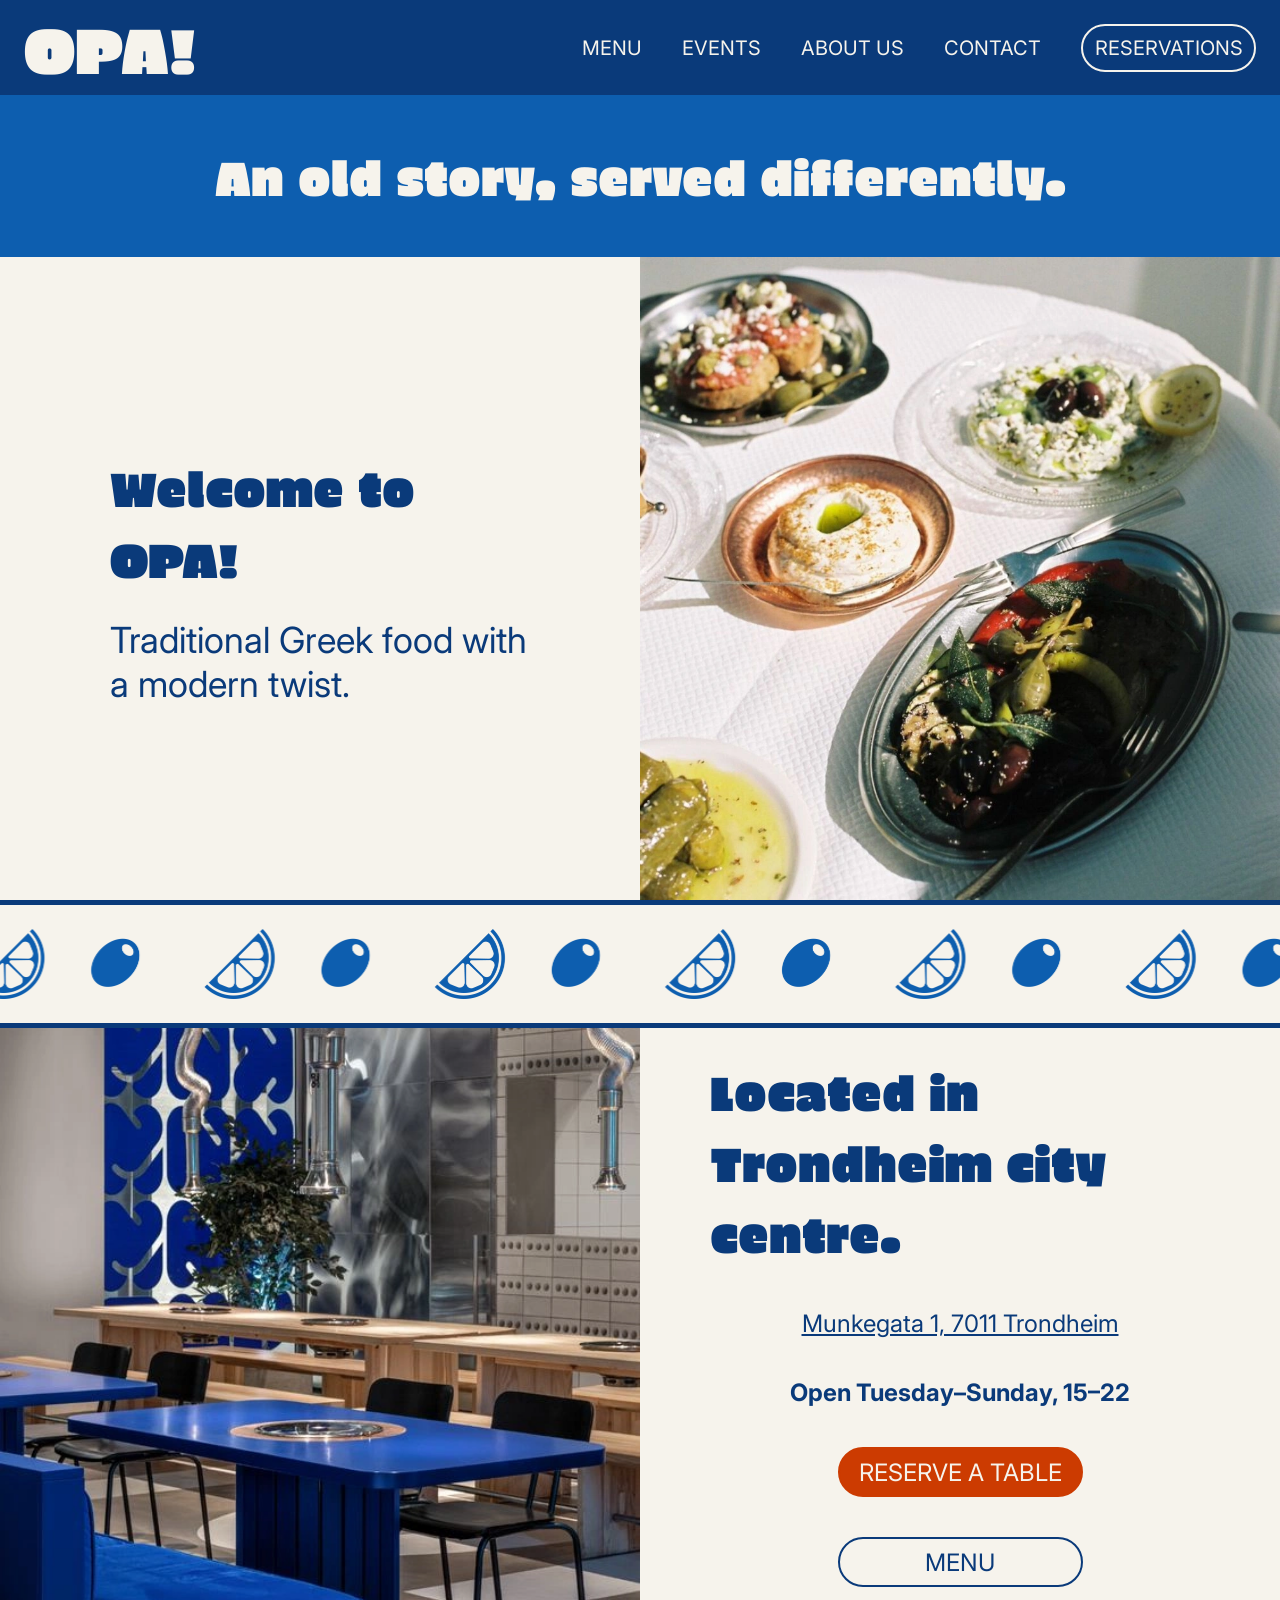
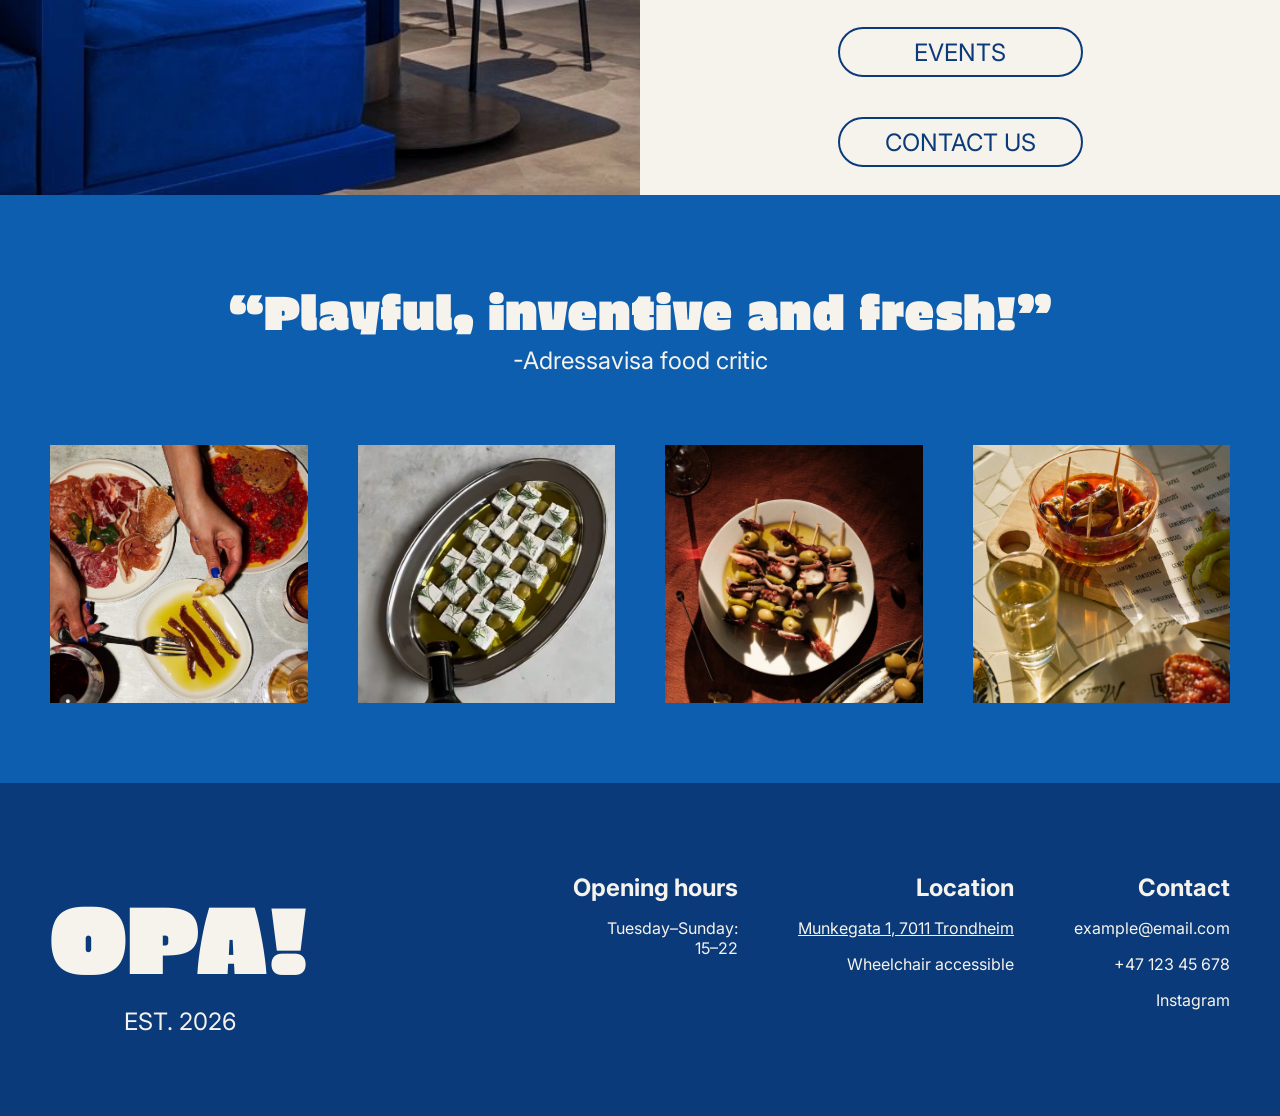
<file: OPA!/index.html>
<!DOCTYPE html>
<html lang="en">
<head>
    <!-- Gjør at spesielle tegn og bokstaver vises på nettsiden istedenfor errors-->
    <meta charset="UTF-8">
    <!-- Tilpasser nettsiden til forskjellige enheter-->
    <meta name="viewport" content="width=device-width, initial-scale=1">
    <title>OPA! – Greek restaurant in Trondheim</title>
    <!-- Beskrivelse under nettsiden på google -->
    <meta name="description" content="OPA! is a Greek restaurant in Trondheim serving traditional food with a modern twist. See the menu and book a table.">
    <!-- Link til stylingen-->
    <link rel="preconnect" href="https://fonts.googleapis.com">
    <link rel="preconnect" href="https://fonts.gstatic.com" crossorigin>
    <link href="https://fonts.googleapis.com/css2?family=Erica+One&family=Inter:wght@400;700&display=swap" rel="stylesheet">
    <link rel="stylesheet" href="css/style.css">
    <script src="scripts/layout.js" defer></script>
</head>
<body>
    <header></header>  <!-- fylles av scripts/layout.js -->

    <main id="main">
        <!-- an old story served differently -->
        <section class="banner">
            <h1>An old story, served differently.</h1>
        </section>

        <!-- Welcome + bilde-->
        <section class="welcome">
            <div class="welcome-text">
                <h2>Welcome to OPA!</h2>
                <p>Traditional Greek food with a modern twist.</p>
            </div>
            <img src= "images/food5.jpg" alt=" Greek meze on a table with a white tablecloth: bread topped with tomato and feta, a creamy dip on a copper plate, grilled vegetables with caper berries and olives, a salad with lemon, and stuffed vine leaves in olive oil. Bright, sun-washed and generous, like lunch on a Greek island.">
       <!--grundig beskrivelse for skjermleser-->
        </section>

        <!-- oliven stripe med aria-hidden for accessibility -->
        <div class="divider" aria-hidden="true">
        </div>

        <!-- interiørbilde + adresse + knapper-->
        <section class="location">
            <img src="images/resturant.jpg" alt=" A modern restaurant with cobalt blue tables and a velvet sofa, grills built into the tables, shiny steel ventilation pipes above each one and long benches in light wood. Bold, stylish and urban, with a cool, contemporary feel.">
            <div class="location-text">
                <h2>Located in Trondheim city centre.</h2>
                <address>
                    <a href="https://maps.google.com/?q=Munkegata+1,+7011+Trondheim">Munkegata 1, 7011 Trondheim </a>
                </address>
                <!-- Åpningstider, fylles av scripts/layout.js -->
                <p class="opening-hours"></p>
                <a href="reservations.html" class="pillbutton primary">RESERVE A TABLE</a>
                <a href="menu.html" class="pillbutton secondary">MENU</a>
                <a href="events.html" class="pillbutton secondary">EVENTS</a>
                <a href="contact.html" class="pillbutton secondary">CONTACT US</a>
            </div>
        </section>

        <!-- mat review-->
        <section class="reviews">
    <figure class="quote">
        <blockquote>
            <p>“Playful, inventive and fresh!”</p>
        </blockquote>
        <figcaption>-Adressavisa food critic</figcaption>
    </figure>
    <div class="review-images">
        <img src="images/food.jpg" alt="Tapas seen from above: a platter of cured meats, olives and bread, anchovy fillets in golden olive oil, and a red pepper spread with crispy toast. Hands with bright blue nails reach in to share, next to glasses of wine. Playful, social and lively, like a night out with friends.">
        <img src="images/food2.jpg" alt="Cubes of feta topped with dill and green olives arranged in a checkerboard pattern on an oval steel tray, while olive oil is poured over. Simple, fresh and a little playful.">
        <img src="images/food3.jpg" alt="Tapas skewers with octopus, anchovies, green olives, pickled chilies and cured ham on a white plate, set on a rust-red linen tablecloth with a bowl of olives and a dish of white anchovies. Strong sunlight and deep shadows make it feel warm, intimate and Mediterranean.">
        <img src="images/food4.jpg" alt="Marinated mussels in red oil with toothpicks in a small glass bowl on a wooden board, beside a glass of sherry, pickled green chilies and tomato bread. Golden afternoon sun falls across a mosaic table, warm, slow and relaxed.">
    </div>
</section>
    </main>

    <footer></footer>  <!-- fylles av scripts/layout.js -->
</body>
</html>
</file>
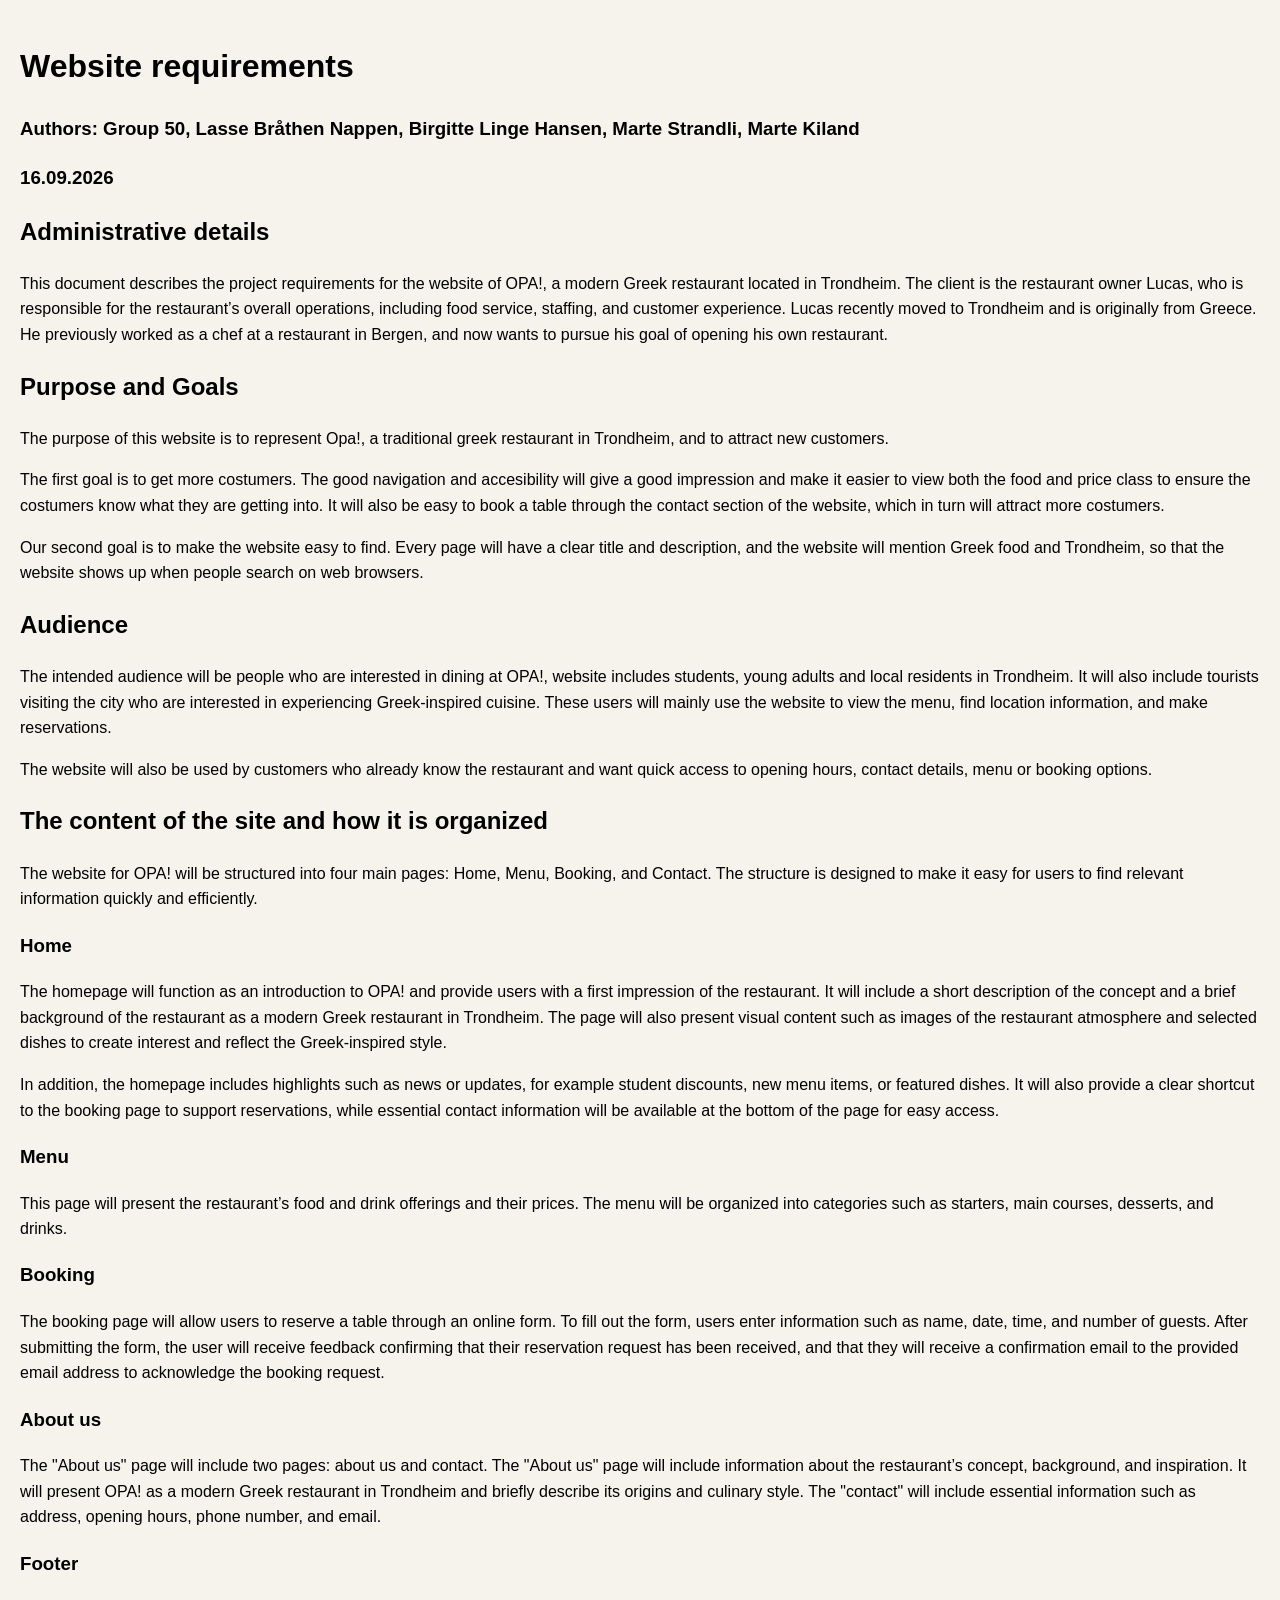
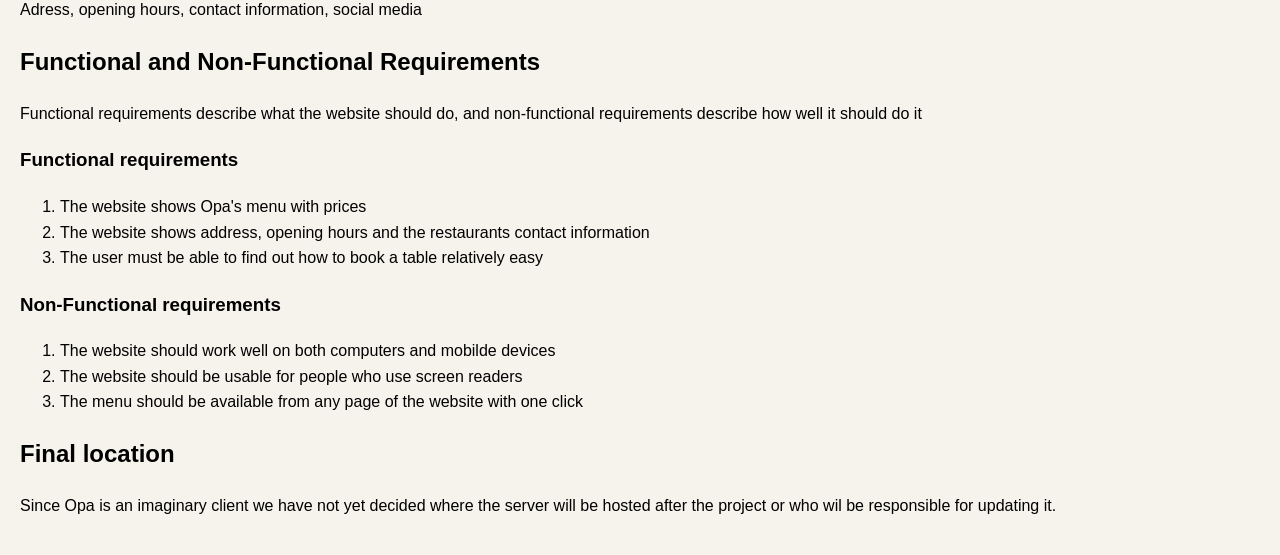
<file: Documents/P1_requirements_50.html>
<!DOCTYPE html>
<html lang="no">
<head>
    <meta charset="UTF-8">
    <link rel="stylesheet" href="css/style.css">
    <!--Linker dette dokumentet til style.css dokumentet-->
    <title> OPA!</title>
    <meta name="description" content="Gresk restaurant i Trondheim som fokuserer på tradisjonell mat med en moderne vri">

</head>

<body>
    <header>
    <!--a href="https://lassebrathennappen.github.io/Gruppeprosjekt-webtek/Documents/P1_requirements_50.html">Website link</a-->
        <h1> Website requirements</h1>
        <h3> Authors: Group 50, Lasse Bråthen Nappen, Birgitte Linge Hansen, Marte Strandli, Marte Kiland</h3>
        <h3> 16.09.2026</h3>
    <header>
    
    <main>
<section>
    <h2>Administrative details</h2>
    <p>
        This document describes the project requirements for the website of OPA!, a modern Greek restaurant located in Trondheim. 
        The client is the restaurant owner Lucas, who is responsible for the restaurant’s overall operations, including food service, staffing,
        and customer experience. Lucas recently moved to Trondheim and is originally from Greece. He previously worked as a chef at a restaurant 
        in Bergen, and now wants to pursue his goal of opening his own restaurant.
    </p>

    
</section>


<section>
    <h1>Purpose and Goals</h1>
    <p>
        The purpose of this website is to represent Opa!, a traditional greek restaurant in Trondheim,
        and to attract new customers. 
    </p>

    <p>
        The first goal is to get more costumers. The good navigation and accesibility 
        will give a good impression and make it easier to view both the food and price class to ensure the costumers
        know what they are getting into. It will also be easy to book a table through the contact section of the website,
        which in turn will attract more costumers. 
    </p>

    <p>
        Our second goal is to make the website easy to find. Every page will have a clear title and description,
        and the website will mention Greek food and Trondheim, so that the website shows up when people search on web browsers. 
    </p>
</section>

<section>
    <h1>Audience</h1>
    <p>
        The intended audience will be people who are interested in dining at OPA!, website includes students, young adults and 
        local residents in Trondheim. It will also include tourists visiting the city who are interested in experiencing Greek-inspired 
        cuisine. These users will mainly use the website to view the menu, find location information, and make reservations.
    </p>

    <p>
        The website will also be used by customers who already know the restaurant and want quick access
        to opening hours, contact details, menu or booking options.
    </p>
</section>


<section>
    <h1>The content of the site and how it is organized</h1>
    <p>
        The website for OPA! will be structured into four main pages: Home, Menu, Booking, and Contact.
        The structure is designed to make it easy for users to find relevant information quickly and efficiently.
    </p>

    <p>
        <h3>Home</h3>
        The homepage will function as an introduction to OPA! and provide users with a first impression of the restaurant.
        It will include a short description of the concept and a brief background of the restaurant as a modern Greek
        restaurant in Trondheim. The page will also present visual content such as images of the restaurant atmosphere
        and selected dishes to create interest and reflect the Greek-inspired style.
    </p>

    <p>
        In addition, the homepage includes highlights such as news or updates, for example student discounts, new menu
        items, or featured dishes. It will also provide a clear shortcut to the booking page to support reservations,
        while essential contact information will be available at the bottom of the page for easy access.
    </p>     

    <p>
        <h3>Menu</h3>
        This page will present the restaurant’s food and drink offerings and their prices. 
        The menu will be organized into categories such as starters, main courses, desserts, and drinks.
    </p>

    <p>
        <h3>Booking</h3>
        The booking page will allow users to reserve a table through an online form. To fill out the form, users enter
        information such as name, date, time, and number of guests.  After submitting the form, the user will receive feedback
        confirming that their reservation request has been received, and that they will receive a confirmation email
        to the provided email address to acknowledge the booking request.
    </p>

    <p>
        <h3>About us</h3>
        The "About us" page will include two pages: about us and contact. The "About us" page will include information about the restaurant’s concept, 
        background, and inspiration. It will present OPA! as a modern Greek restaurant in Trondheim and briefly describe its origins and culinary style. 
        The "contact" will include essential information such as address, opening hours, phone number, and email. 
    </p>

    <p>
        <h3>Footer</h3> 
        Adress, opening hours, contact information, social media</footer> 
    </p>
    
</section>
</section>


<section>
    <h1>Functional and Non-Functional Requirements</h1>
    <p>
        Functional requirements describe what the website should do, and non-functional
        requirements describe how well it should do it
    </p>

    <h3>Functional requirements</h3>
    <ol>
        <li>The website shows Opa's menu with prices</li>
        <li>The website shows address, opening hours and the restaurants contact information </li>
        <li>The user must be able to find out how to book a table relatively easy</li>
    </ol>

    <h3>Non-Functional requirements</h3>
    <ol>
        <li>The website should work well on both computers and mobilde devices</li>
        <li>The website should be usable for people who use screen readers</li>
        <li>The menu should be available from any page of the website with one click</li>
    </ol>
</section>


<section>
    <h1>Final location</h1>
    <p>Since Opa is an imaginary client we have not yet decided where the server will be hosted
        after the project or who wil be responsible for updating it.
    </p>
</section>


    </main>


    
    
    
    
    



</body>








</html>
</file>
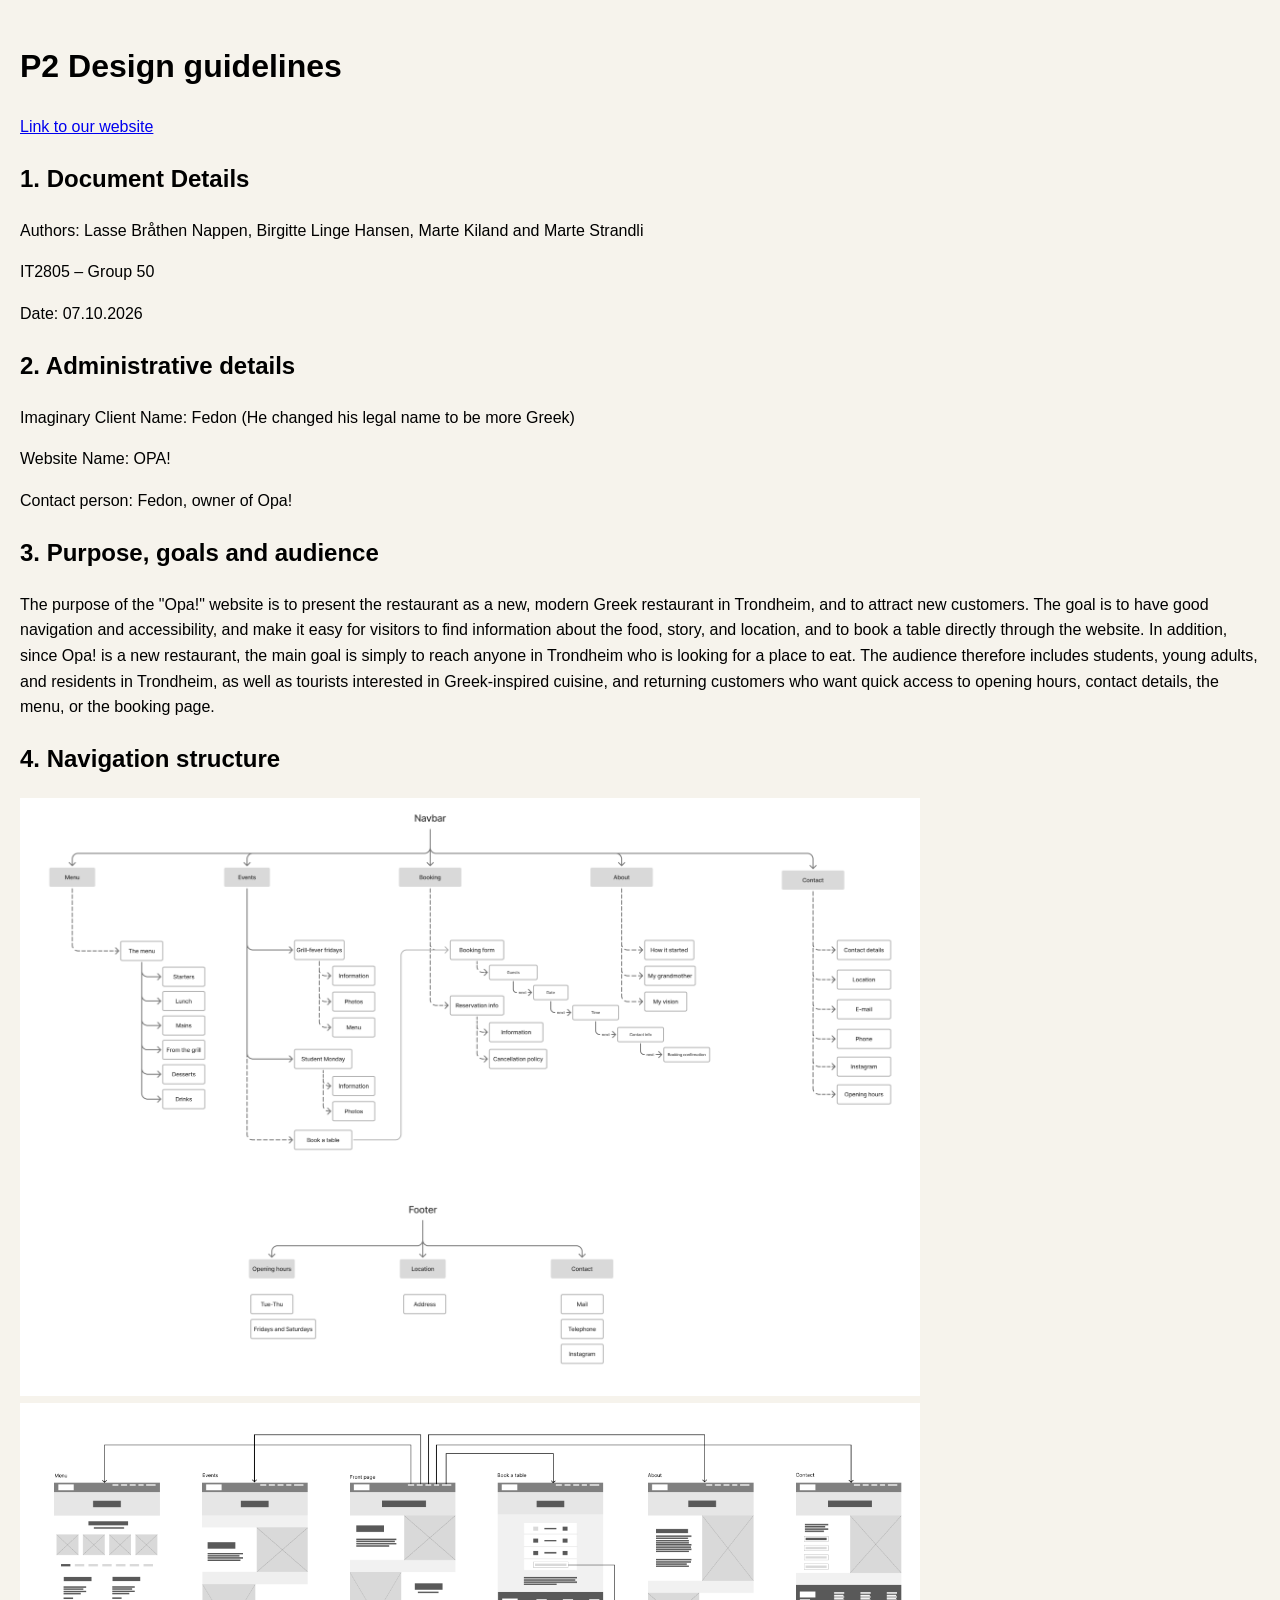
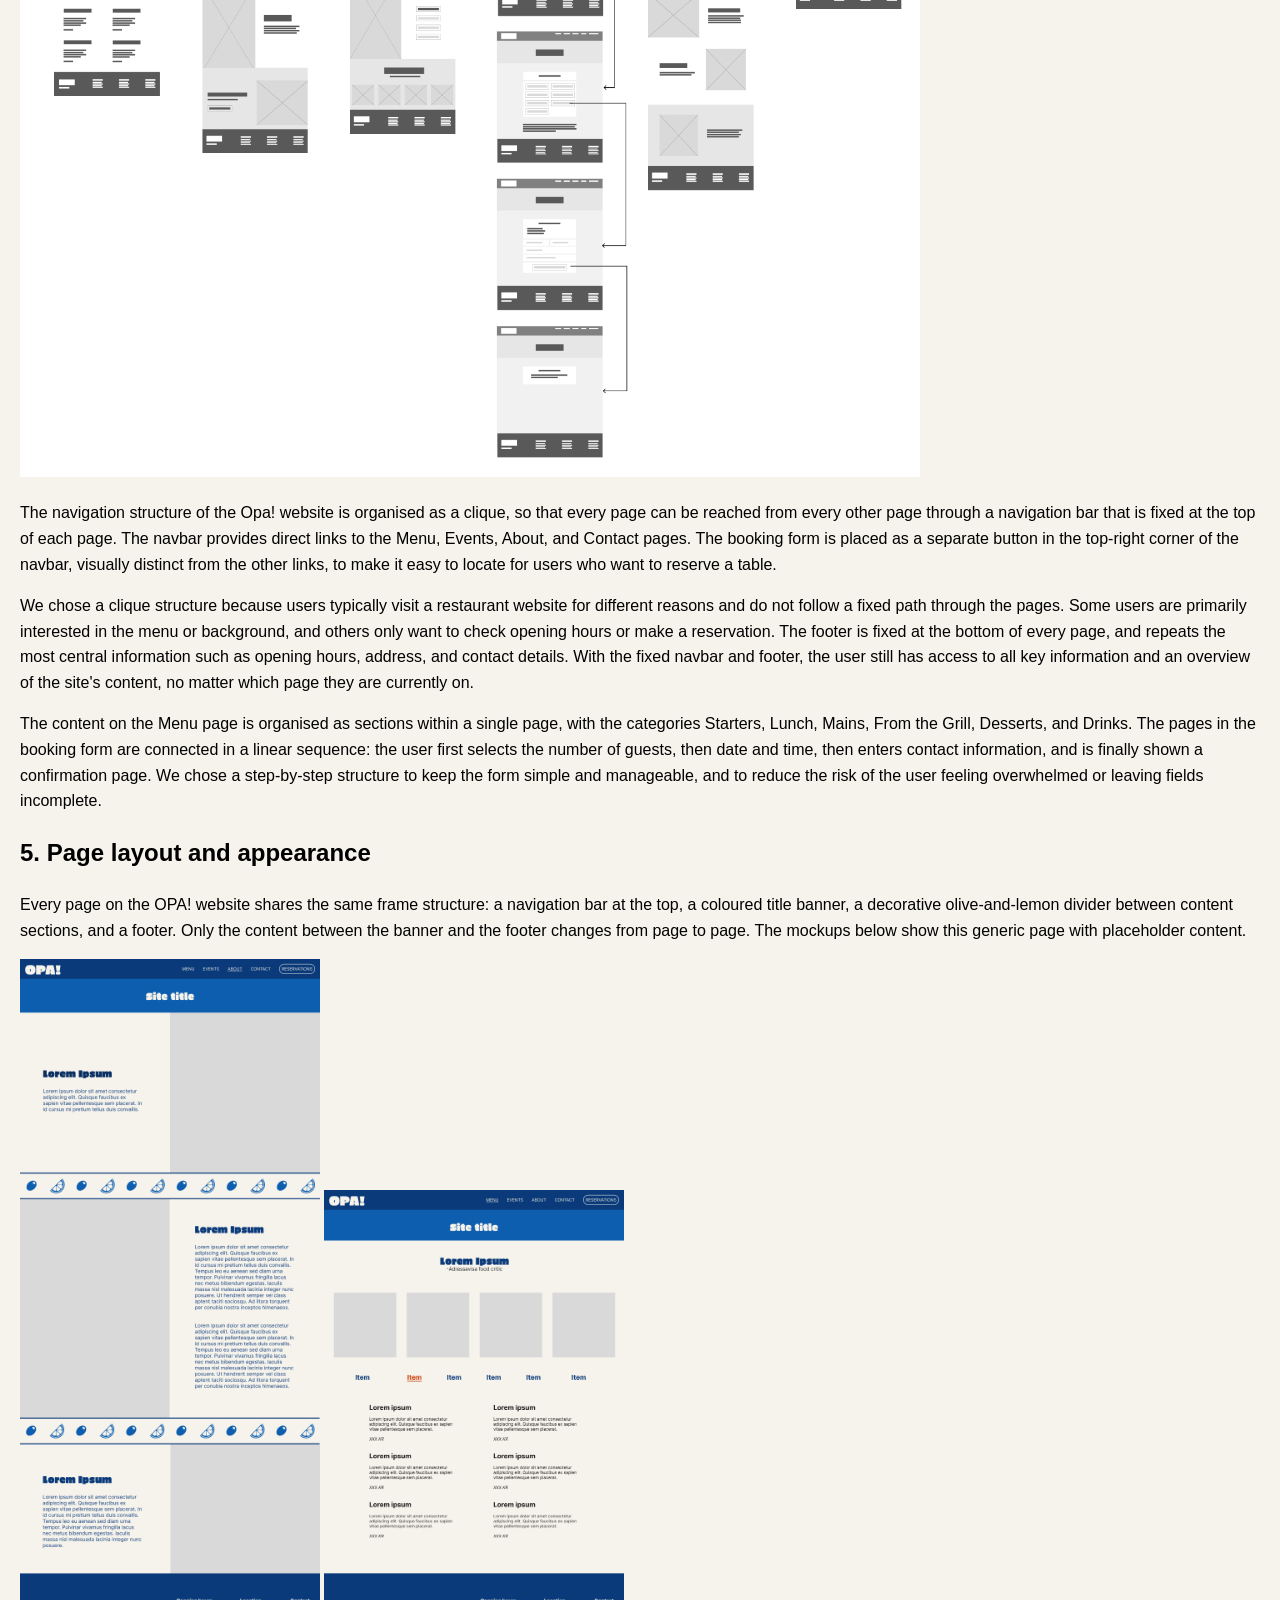
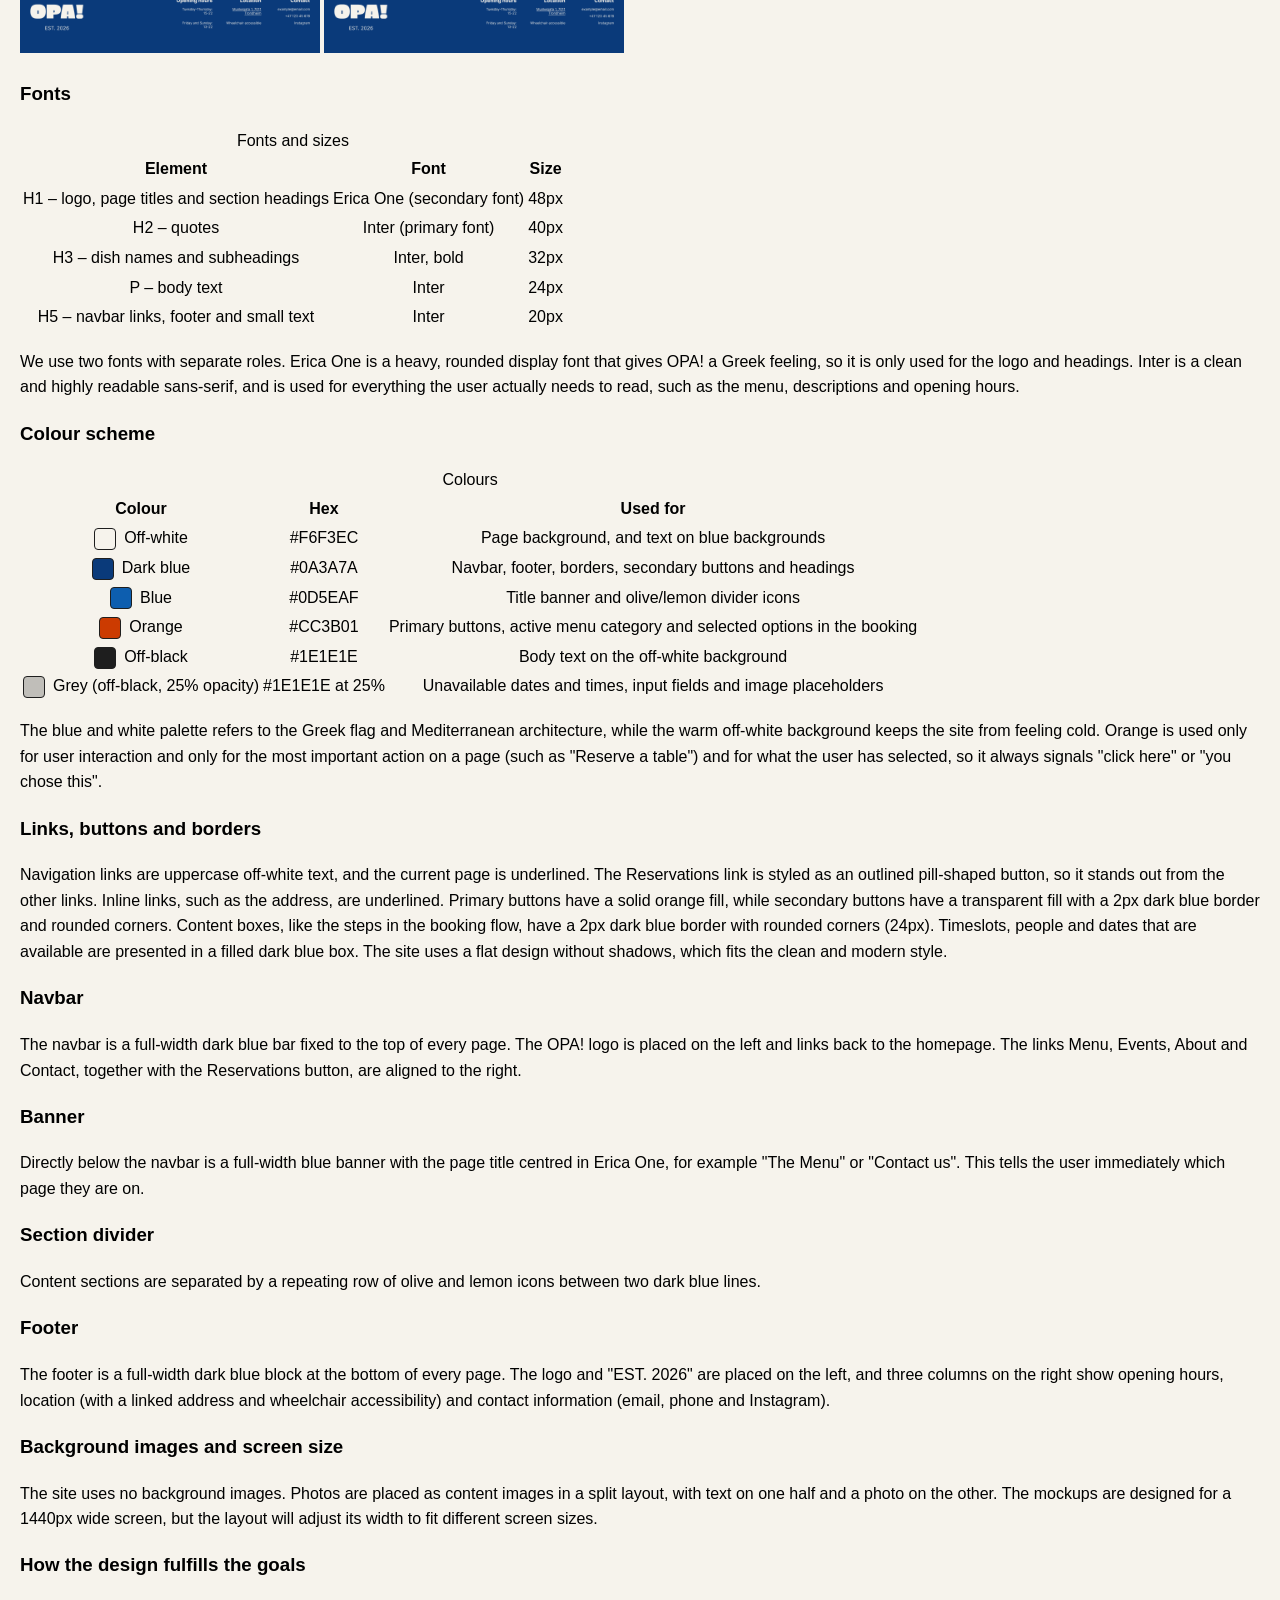
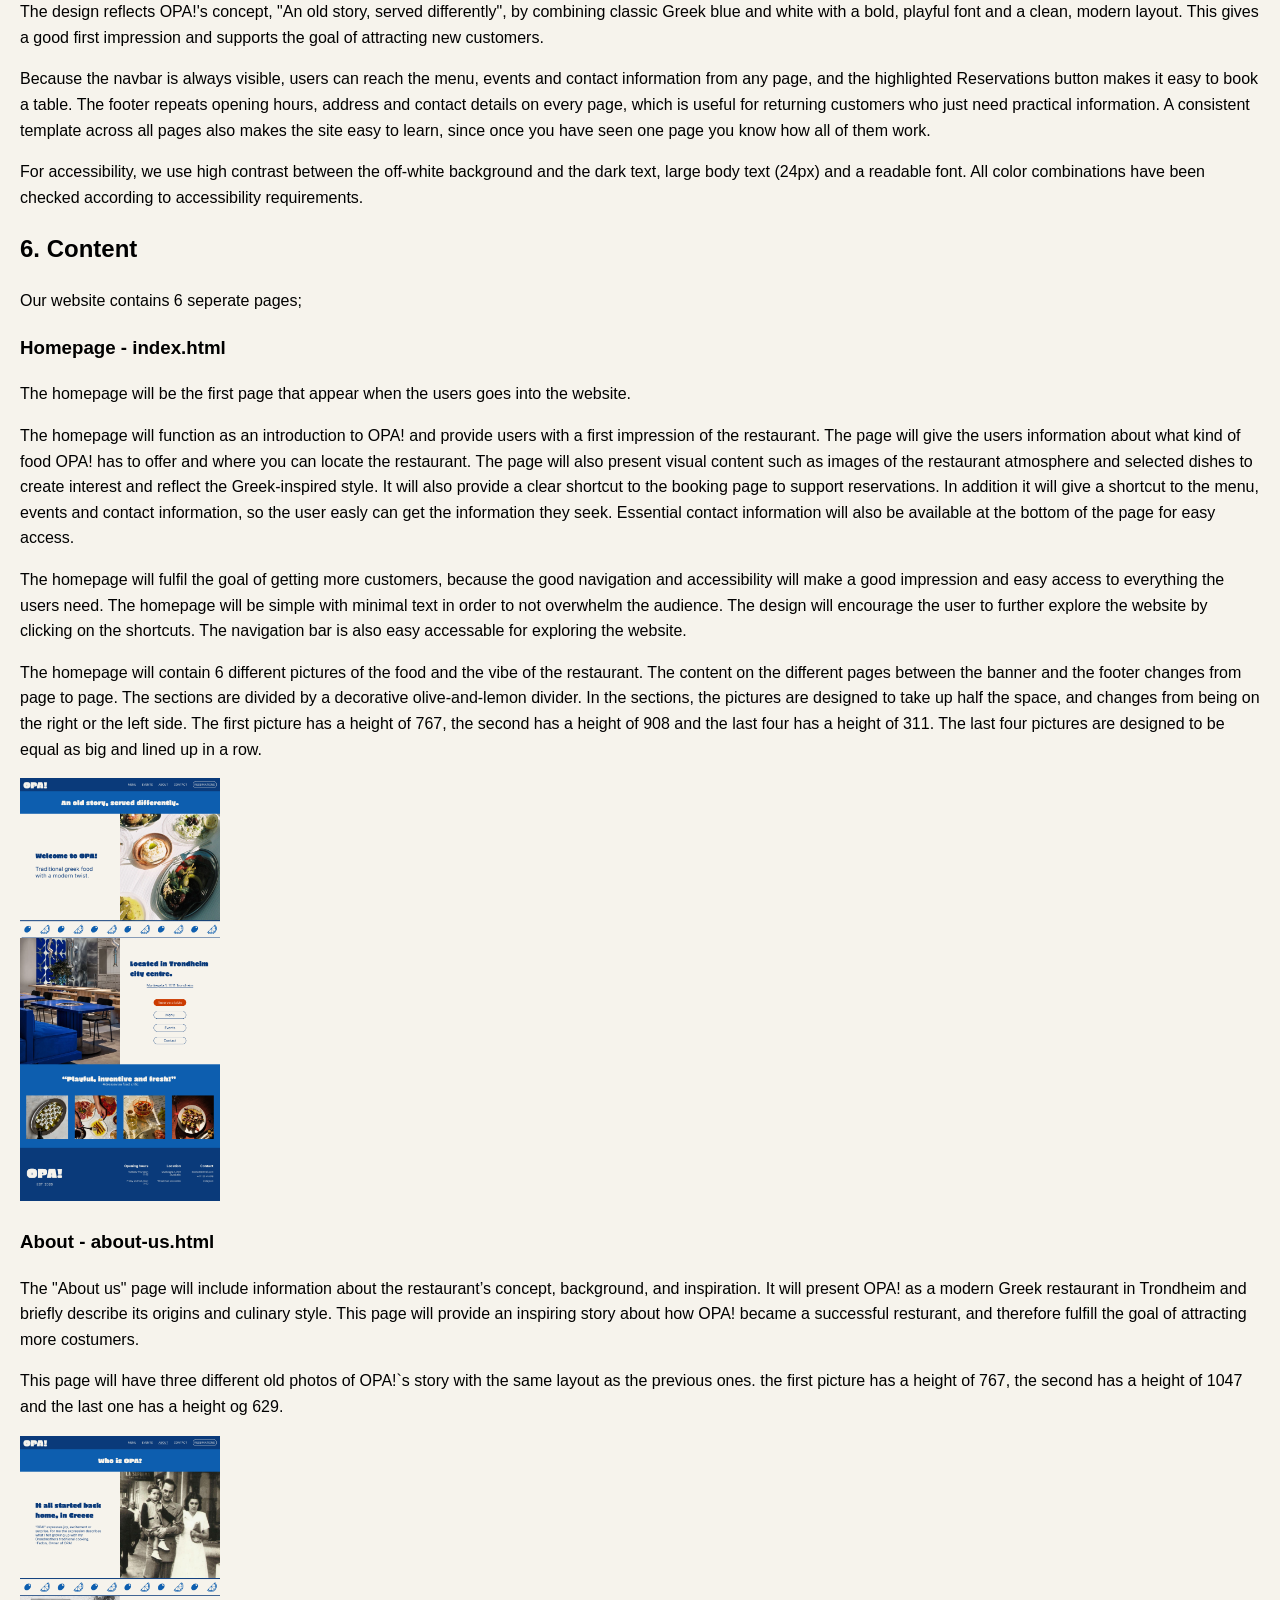
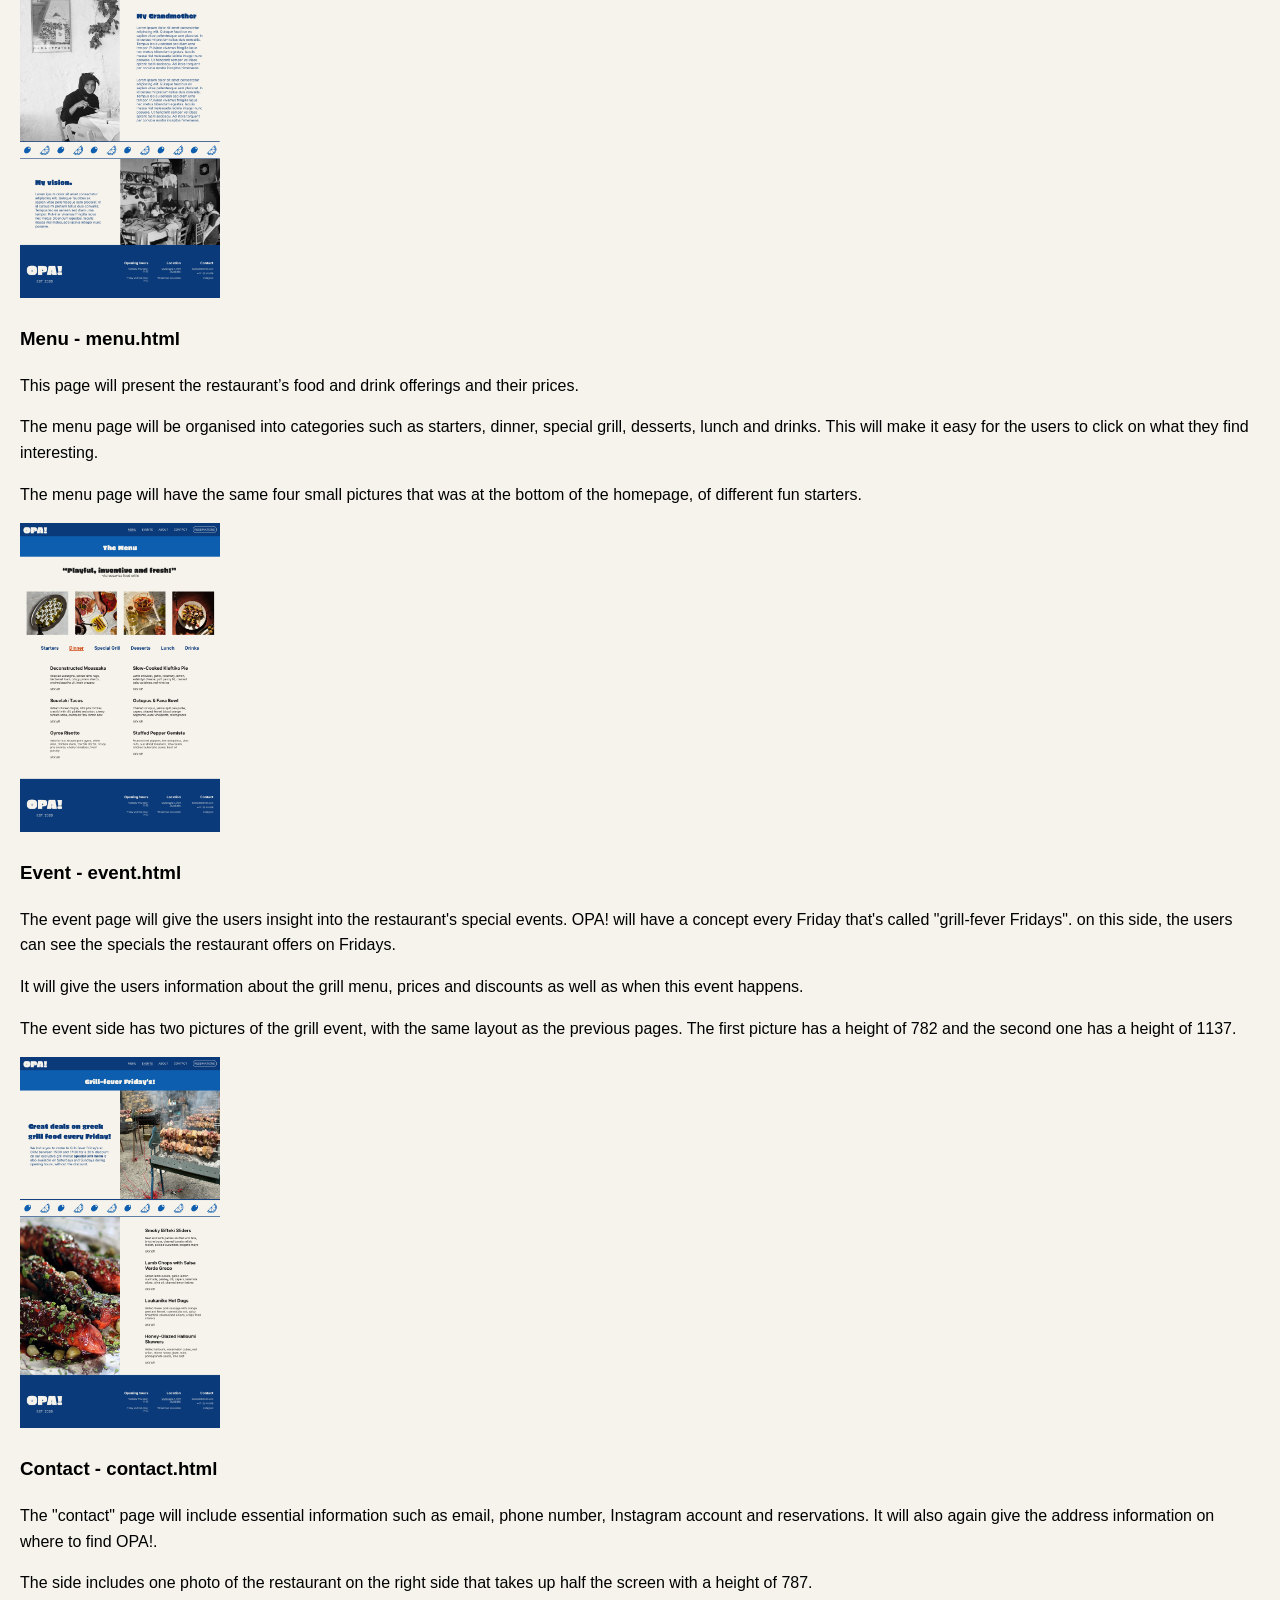
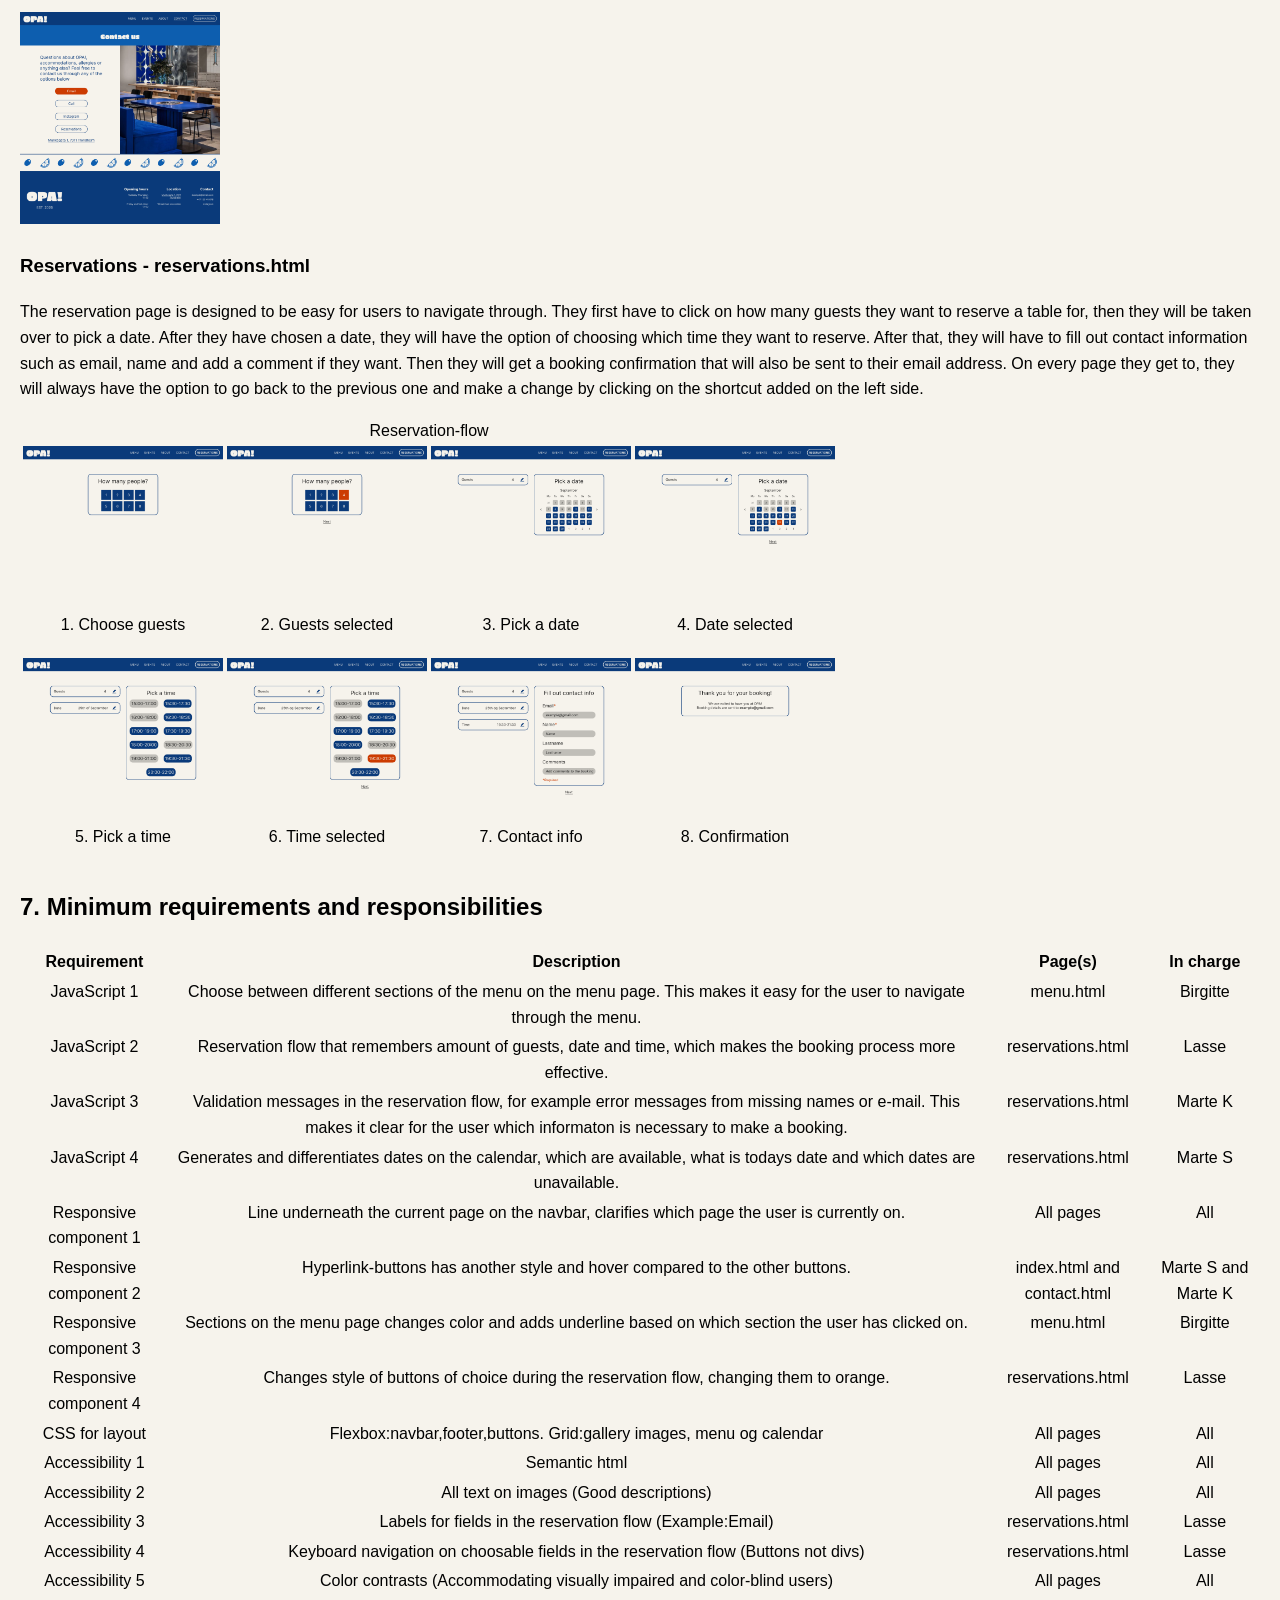
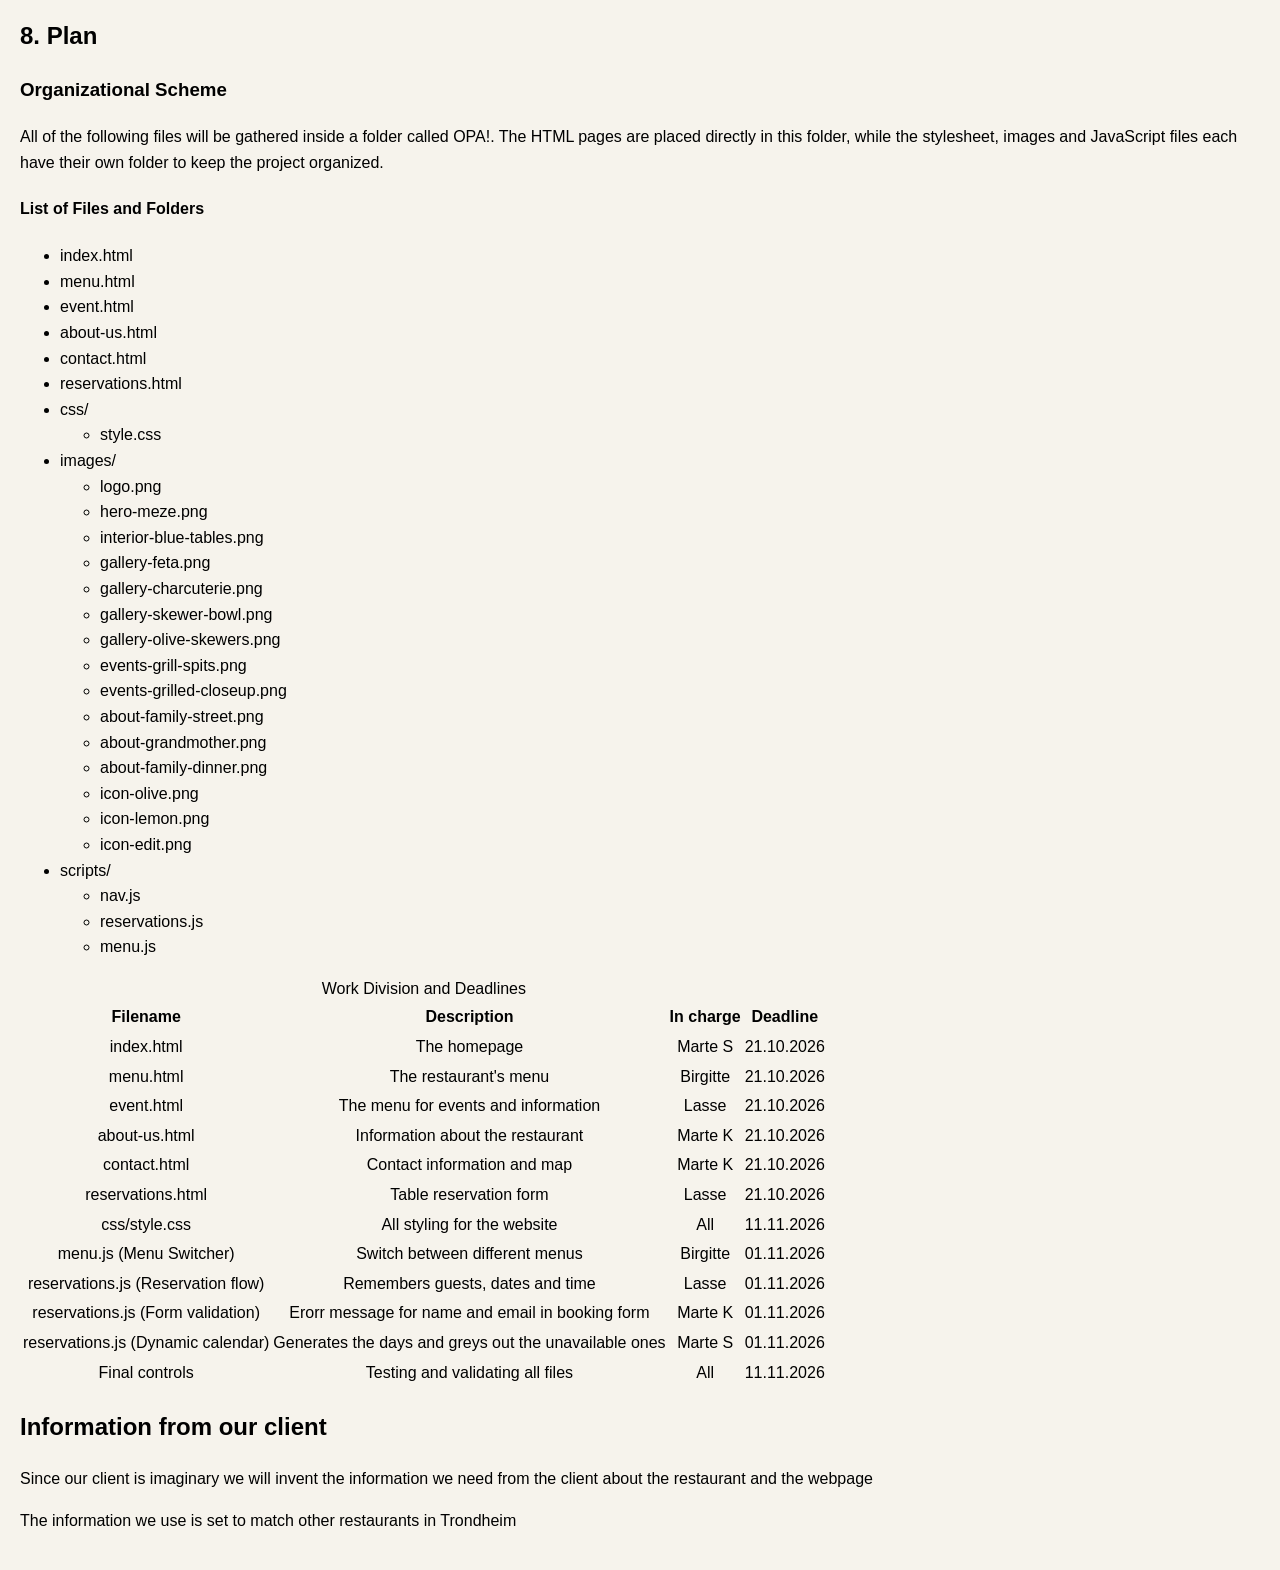
<file: Documents/P2_design_50.html>
<!DOCTYPE html>
<html lang="en">
<head>
  <meta charset="UTF-8">
  <meta name="viewport" content="width=device-width, initial-scale=1.0">
  <meta name="description" content="P2 Project Design, IT2805, group 50">
  <meta name="author" content="Lasse Bråthen Nappen, Birgitte Linge Hansen, Marte Kiland, Marte Strandli">
  <title> P2 design - Group 50</title>
  <link rel="stylesheet" href="css/style.css">
</head>

<body>
  <header>
    <h1>P2 Design guidelines</h1>
  </header>
  <section>
    <a href="https://lassebrathennappen.github.io/Gruppeprosjekt-webtek/Documents/P2_design_50.html">Link to our website</a>
  </section>

  <section>
    <h2> 1. Document Details</h2>
    <header>
     <p>Authors: Lasse Bråthen Nappen, Birgitte Linge Hansen, Marte Kiland and Marte Strandli</p>
     <p>IT2805 – Group 50</p>
     <p>Date: 07.10.2026</p>
   </header>
  </section>

  <section>
    <h2> 2. Administrative details </h2>
    <p>Imaginary Client Name: Fedon (He changed his legal name to be more Greek)</p>
    <p>Website Name: OPA!</p>
    <p>Contact person: Fedon, owner of Opa!</p>
  </section>

  <section>
    <h2> 3. Purpose, goals and audience</h2>
    <p> The purpose of the "Opa!" website is to present the restaurant as a new, modern Greek restaurant in Trondheim, and to attract new customers. The goal is to
      have good navigation and accessibility, and make it easy for visitors to find information about the food, story, and location, and to book a table directly
      through the website. In addition, since Opa! is a new restaurant, the main goal is simply to reach anyone in Trondheim who is looking for a place to eat. 
      The audience therefore includes students, young adults, and residents in Trondheim, as well as tourists interested in Greek-inspired cuisine, and returning 
      customers who want quick access to opening hours, contact details, the menu, or the booking page.</p>  
  </section>

  <section>
    <h2> 4. Navigation structure </h2>
    <img src="images/Navbar_and_footer.png" alt="Information architecture of the navbar" width="900">
    <img src="images/Wireframes_Image.png" alt="Sitemap" width="900">
    <p> The navigation structure  of the Opa! website is organised as a clique, so that every page can be reached from every other page through a navigation bar 
      that is fixed at the top of each page. The navbar provides direct links to the Menu, Events, About, and Contact pages. The booking form is placed as a 
      separate button in the top-right corner of the navbar, visually distinct from the other links, to make it easy to locate for users who want to reserve a table.</p> 
    <p> We chose a clique structure because users typically visit a restaurant website for different reasons and do not follow a fixed path through the pages. 
      Some users are primarily interested in the menu or background, and others only want to check opening hours or make a reservation. The footer is fixed at 
      the bottom of every page, and repeats the most central information such as opening hours, address, and contact details. With the fixed navbar and
      footer, the user still has access to all key information and an overview of the site's content, no matter which page they are currently on.</p>
   <p> The content on the Menu page is organised as sections within a single page, with the categories Starters, Lunch, Mains, From the Grill, Desserts, and Drinks. 
     The pages in the booking form are connected in a linear sequence: the user first selects the number of guests, then date and time, then enters contact information, 
     and is finally shown a confirmation page. We chose a step-by-step structure to keep the form simple and manageable, and to reduce the risk of the user feeling overwhelmed 
     or leaving fields incomplete.</p>
  </section>

<section>
    <h2> 5. Page layout and appearance </h2>
    <p>Every page on the OPA! website shares the same frame structure: a navigation bar at the top, a coloured title banner, 
      a decorative olive-and-lemon divider between content sections, and a footer. Only the content between the banner 
      and the footer changes from page to page. The mockups below show this generic page with placeholder content.</p>

    <img src="images/mockup1.png" alt="Generic page mockup: dark blue navbar with logo and links, blue banner with 'Site title', placeholder images and text on an off-white background, and a dark blue footer with opening hours, location and contact." width="300">
    <img src="images/mockup2.png" alt="Generic page mockup with split layout: text on one half and a grey image placeholder on the other, separated by rows of blue olive and lemon icons, ending with the dark blue footer." width="300">

    <h3>Fonts</h3>
    <table>
      <caption>Fonts and sizes</caption>
      <thead>
        <tr>
          <th>Element</th>
          <th>Font</th>
          <th>Size</th>
        </tr>
      </thead>
      <tbody>
        <tr><td>H1 – logo, page titles and section headings</td><td>Erica One (secondary font)</td><td>48px</td></tr>
        <tr><td>H2 – quotes</td><td>Inter (primary font)</td><td>40px</td></tr>
        <tr><td>H3 – dish names and subheadings</td><td>Inter, bold</td><td>32px</td></tr>
        <tr><td>P – body text</td><td>Inter</td><td>24px</td></tr>
        <tr><td>H5 – navbar links, footer and small text</td><td>Inter</td><td>20px</td></tr>
      </tbody>
    </table>
    <p>We use two fonts with separate roles. Erica One is a heavy, rounded display font that gives OPA! a Greek feeling, so it is only used for the logo and headings. Inter is a clean and highly readable 
      sans-serif, and is used for everything the user actually needs to read, such as the menu, descriptions and opening hours.</p>

    <h3>Colour scheme</h3>
    <table>
      <caption>Colours</caption>
      <thead>
        <tr>
          <th>Colour</th>
          <th>Hex</th>
          <th>Used for</th>
        </tr>
      </thead>
      <tbody>
        <tr><td><span class="swatch" style="background-color: #F6F3EC;"></span>Off-white</td><td>#F6F3EC</td><td>Page background, and text on blue backgrounds</td></tr>
        <tr><td><span class="swatch" style="background-color: #0A3A7A;"></span>Dark blue</td><td>#0A3A7A</td><td>Navbar, footer, borders, secondary buttons and headings</td></tr>
        <tr><td><span class="swatch" style="background-color: #0D5EAF;"></span>Blue</td><td>#0D5EAF</td><td>Title banner and olive/lemon divider icons</td></tr>
        <tr><td><span class="swatch" style="background-color: #CC3B01;"></span>Orange</td><td>#CC3B01</td><td>Primary buttons, active menu category and selected options in the booking</td></tr>
        <tr><td><span class="swatch" style="background-color: #1E1E1E;"></span>Off-black</td><td>#1E1E1E</td><td>Body text on the off-white background</td></tr>
        <tr><td><span class="swatch" style="background-color: rgba(30, 30, 30, 0.25);"></span>Grey (off-black, 25% opacity)</td><td>#1E1E1E at 25%</td><td>Unavailable dates and times, input fields and image placeholders</td></tr>
      </tbody>
    </table>
    <p>The blue and white palette refers to the Greek flag and Mediterranean architecture, while the warm off-white 
      background keeps the site from feeling cold. Orange is used only for user interaction and only for the most important action on 
      a page (such as "Reserve a table") and for what the user has selected, so it always signals "click here" or 
      "you chose this".</p>

    <h3>Links, buttons and borders</h3>
    <p>Navigation links are uppercase off-white text, and the current page is underlined. The Reservations link is 
      styled as an outlined pill-shaped button, so it stands out from the other links. Inline links, such as the address, 
      are underlined. Primary buttons have a solid orange fill, while secondary buttons have a transparent fill with a 
      2px dark blue border and rounded corners. Content boxes, like the steps in the booking flow, have a 2px dark blue 
      border with rounded corners (24px). Timeslots, people and dates that are available are presented in a filled dark blue box. The site uses a flat design without shadows, which fits the clean and modern style.</p>

    <h3>Navbar</h3>
    <p>The navbar is a full-width dark blue bar fixed to the top of every page. The OPA! logo is placed on the left 
      and links back to the homepage. The links Menu, Events, About and Contact, together with the Reservations button, 
      are aligned to the right.</p>

    <h3>Banner</h3>
    <p>Directly below the navbar is a full-width blue banner with the page title centred in Erica One, for example 
      "The Menu" or "Contact us". This tells the user immediately which page they are on.</p>

    <h3>Section divider</h3>
    <p>Content sections are separated by a repeating row of olive and lemon icons between two dark blue lines. </p>

    <h3>Footer</h3>
    <p>The footer is a full-width dark blue block at the bottom of every page. The logo and "EST. 2026" are placed 
      on the left, and three columns on the right show opening hours, location (with a linked address and wheelchair 
      accessibility) and contact information (email, phone and Instagram).</p>

    <h3>Background images and screen size</h3>
    <p>The site uses no background images. Photos are placed as content images in a split layout, with text on one 
      half and a photo on the other. The mockups are designed for a 1440px wide screen, but the layout will adjust 
      its width to fit different screen sizes.</p>

    <h3>How the design fulfills the goals</h3>
    <p>The design reflects OPA!'s concept, "An old story, served differently", by combining classic Greek blue and 
      white with a bold, playful font and a clean, modern layout. This gives a good first impression and supports 
      the goal of attracting new customers.</p>
    <p>Because the navbar is always visible, users can reach the menu, events and contact information from any page, 
      and the highlighted Reservations button makes it easy to book a table. The footer repeats opening hours, address 
      and contact details on every page, which is useful for returning customers who just need practical information. 
      A consistent template across all pages also makes the site easy to learn, since once you have seen one page you 
      know how all of them work.</p>
    <p>For accessibility, we use high contrast between the off-white background and the dark text, large body text 
      (24px) and a readable font. All color combinations have been checked according to accessibility requirements.</p>
  </section>

  <section>
    <h2> 6. Content </h2>
    <p>Our website contains 6 seperate pages;</p>
    
    <h3>Homepage - index.html </h3>
    <p>The homepage will be the first page that appear when the users goes into the website.</p>
    <p>The homepage will function as an introduction to OPA! and provide users with a first impression of the restaurant. 
      The page will give the users information about what kind of food OPA! has to offer and where you can locate the restaurant. 
      The page will also present visual content such as images of the restaurant atmosphere and selected dishes to create interest and reflect the Greek-inspired style.
      It will also provide a clear shortcut to the booking page to support reservations. 
      In addition it will give a shortcut to the menu, events and contact information, so the user easly can get the information they seek.
      Essential contact information will also be available at the bottom of the page for easy access.</p>
    <p>The homepage will fulfil the goal of getting more customers, because the good navigation and accessibility will make a good impression and easy access to everything the users need.
      The homepage will be simple with minimal text in order to not overwhelm the audience.
      The design will encourage the user to further explore the website by clicking on the shortcuts.
      The navigation bar is also easy accessable for exploring the website.</p>
    <p>The homepage will contain 6 different pictures of the food and the vibe of the restaurant. 
      The content on the different pages between the banner and the footer changes from page to page. 
      The sections are divided by a decorative olive-and-lemon divider. 
      In the sections, the pictures are designed to take up half the space, and changes from being on the right or the left side.
      The first picture has a height of 767, the second has a height of 908 and the last four has a height of 311.
      The last four pictures are designed to be equal as big and lined up in a row. </p>
    <img src="images/home.png" alt="Mockup of the homepage" width="200">
    
    <h3>About - about-us.html </h3>
    <p>The "About us" page will include information about the restaurant’s concept, background, and inspiration. 
      It will present OPA! as a modern Greek restaurant in Trondheim and briefly describe its origins and culinary style.
      This page will provide an inspiring story about how OPA! became a successful resturant, and therefore fulfill the goal of attracting more costumers. 
      </p>
    <p>This page will have three different old photos of OPA!`s story with the same layout as the previous ones. the first picture has a height of 767, the second has a height of 1047 and the last one has a height og 629. </p>
    <img src="images/About.png" alt="Mockup of about-us page" width="200">
    
    <h3>Menu - menu.html</h3>
    <p>This page will present the restaurant’s food and drink offerings and their prices. </p>
    <p>The menu page will be organised into categories such as starters, dinner, special grill, desserts, lunch and drinks.
      This will make it easy for the users to click on what they find interesting.</p>
    <p>The menu page will have the same four small pictures that was at the bottom of the homepage, of different fun starters.</p>
    <img src="images/Menu.png" alt="Mockup of menu page" width="200">
    
    <h3>Event - event.html </h3>
    <p>The event page will give the users insight into the restaurant's special events. 
      OPA! will have a concept every Friday that's called "grill-fever Fridays".
      on this side, the users can see the specials the restaurant offers on Fridays. 
    </p>
    <p>It will give the users information about the grill menu, prices and discounts as well as when this event happens.</p>
    <p>The event side has two pictures of the grill event, with the same layout as the previous pages. The first picture has a height of 782 and the second one has a height of 1137. </p>
    <img src="images/Event.png" alt="Mockup of event page" width="200">
    
    <h3>Contact - contact.html</h3>
    <p>The "contact" page will include essential information such as email, phone number, Instagram account and reservations.
      It will also again give the address information on where to find OPA!.
     </p>
    <p>The side includes one photo of the restaurant on the right side that takes up half the screen with a height of 787. </p>
    <img src="images/Contact.png" alt="Mockup of contact page" width="200">
    
    
<h3>Reservations - reservations.html</h3>
    <p>The reservation page is designed to be easy for users to navigate through. They first have to click on how many guests they want to reserve a table for, then they will be taken over to pick a date.
    After they have chosen a date, they will have the option of choosing which time they want to reserve. After that, they will have to fill out contact information such as email, name and add a comment if they want. 
    Then they will get a booking confirmation that will also be sent to their email address. 
    On every page they get to, they will always have the option to go back to the previous one and make a change by clicking on the shortcut added on the left side. </p>
    
<table>
  <caption>Reservation-flow</caption>
  <tr>
    <td>
      <img src="images/reserve_HM.png" width="200" alt="Step 1: 'How many people?' box with eight dark blue buttons numbered 1 to 8. Nothing is selected yet.">
      <p>1. Choose guests</p>
    </td>
    <td>
      <img src="images/reserve_HMC.png" width="200" alt="Step 1 selected: button 4 is highlighted in orange, and a 'Next' link has appeared below the box.">
      <p>2. Guests selected</p>
    </td>
    <td>
      <img src="images/reserve_PD.png" width="200" alt="Step 2: a summary box on the left shows 'Guests: 4' with an edit icon. On the right, a September calendar titled 'Pick a date'. Past dates are grey, available dates are dark blue.">
      <p>3. Pick a date</p>
    </td>
    <td>
      <img src="images/reserve_PDC.png" width="200" alt="Step 2 selected: Friday 25th September is highlighted in orange in the calendar, and a 'Next' link appears below.">
      <p>4. Date selected</p>
    </td>
  </tr>
  <tr>
    <td>
      <img src="images/reserve_PT.png" width="200" alt="Step 3: the summary shows Guests 4 and Date 25th of September. On the right, 'Pick a time' with nine two-hour time slots from 15:00 to 22:00. Fully booked slots are grey, available slots are dark blue.">
      <p>5. Pick a time</p>
    </td>
    <td>
      <img src="images/reserve_PTC.png" width="200" alt="Step 3 selected: the 19:30 to 21:30 slot is highlighted in orange, and a 'Next' link appears below.">
      <p>6. Time selected</p>
    </td>
    <td>
      <img src="images/reserve_FCI.png" width="200" alt="Step 4: the summary shows guests, date and time 19:30 to 21:30. On the right, a contact form with Email and Name marked as required with orange asterisks, plus optional Lastname and Comments, and a 'Next' link.">
      <p>7. Contact info</p>
    </td>
    <td>
      <img src="images/reserved.png" width="200" alt="Confirmation: a box saying 'Thank you for your booking! We are excited to have you at OPA! Booking details are sent to example@gmail.com'.">
      <p>8. Confirmation</p>
    </td>
  </tr>
</table>
  </section>

  <section> 
    <h2> 7. Minimum requirements and responsibilities</h2>
    <table>
  <thead>
    <tr>
      <th>Requirement</th>
      <th>Description</th>
      <th>Page(s)</th>
      <th>In charge</th>
    </tr>
  </thead>
  <tbody>
    <tr><td>JavaScript 1</td><td>Choose between different sections of the menu on the menu page. This makes it easy for the user to navigate through the menu. </td><td>menu.html</td><td>Birgitte</td></tr>
    <tr><td>JavaScript 2</td><td>Reservation flow that remembers amount of guests, date and time, which makes the booking process more effective.</td><td>reservations.html</td><td>Lasse</td></tr>
    <tr><td>JavaScript 3</td><td>Validation messages in the reservation flow, for example error messages from missing names or e-mail. This makes it clear for the user which 
      informaton is necessary to make a booking.</td><td>reservations.html</td><td>Marte K</td></tr>
    <tr><td>JavaScript 4</td><td>Generates and differentiates dates on the calendar, which are available, what is todays date and which dates are unavailable.</td><td>reservations.html</td><td>Marte S</td></tr>
    <tr><td>Responsive component 1</td><td>Line underneath the current page on the navbar, clarifies which page the user is currently on.</td><td>All pages</td><td>All</td></tr>
    <tr><td>Responsive component 2</td><td>Hyperlink-buttons has another style and hover compared to the other buttons.</td><td>index.html and contact.html</td><td>Marte S and Marte K</td></tr>
    <tr><td>Responsive component 3</td><td>Sections on the menu page changes color and adds underline based on which section the user has clicked on.</td><td>menu.html</td><td>Birgitte</td></tr>
    <tr><td>Responsive component 4</td><td>Changes style of buttons of choice during the reservation flow, changing them to orange.</td><td>reservations.html</td><td>Lasse</td></tr>
    <tr><td>CSS for layout</td><td>Flexbox:navbar,footer,buttons. Grid:gallery images, menu og calendar</td><td>All pages</td><td>All</td></tr>
    <tr><td>Accessibility 1</td><td>Semantic html</td><td>All pages</td><td>All</td></tr>
    <tr><td>Accessibility 2</td><td>All text on images (Good descriptions)</td><td>All pages</td><td>All</td></tr>
    <tr><td>Accessibility 3</td><td>Labels for fields in the reservation flow (Example:Email)</td><td>reservations.html</td><td>Lasse</td></tr>
    <tr><td>Accessibility 4</td><td>Keyboard navigation on choosable fields in the reservation flow (Buttons not divs)</td><td>reservations.html</td><td>Lasse</td></tr>
    <tr><td>Accessibility 5</td><td>Color contrasts (Accommodating visually impaired and color-blind users)</td><td>All pages</td><td>All</td></tr>
  </tbody>
</table>
  </section>

  <section>
    <h2> 8. Plan </h2>
  <h3>Organizational Scheme</h3>
<p>All of the following files will be gathered inside a folder called OPA!. 
The HTML pages are placed directly in this folder, while the stylesheet, images 
and JavaScript files each have their own folder to keep the project organized.</p>

<h4>List of Files and Folders</h4>
<ul>
  <li>index.html</li>
  <li>menu.html</li>
  <li>event.html</li>
  <li>about-us.html</li>
  <li>contact.html</li>
  <li>reservations.html</li>
  <li>css/
    <ul>
      <li>style.css</li>
    </ul>
  </li>
  <li>images/
  <ul>
    <li>logo.png</li>
    <li>hero-meze.png</li>
    <li>interior-blue-tables.png</li>
    <li>gallery-feta.png</li>
    <li>gallery-charcuterie.png</li>
    <li>gallery-skewer-bowl.png</li>
    <li>gallery-olive-skewers.png</li>
    <li>events-grill-spits.png</li>
    <li>events-grilled-closeup.png</li>
    <li>about-family-street.png</li>
    <li>about-grandmother.png</li>
    <li>about-family-dinner.png</li>
    <li>icon-olive.png</li>
    <li>icon-lemon.png</li>
    <li>icon-edit.png</li>
  </ul>
</li>
  <li>scripts/
    <ul>
      <li>nav.js</li> 
      <li>reservations.js</li>
      <li>menu.js</li>
    </ul>
  </li>
</ul>
    <table>
  <caption>Work Division and Deadlines</caption>
  <thead>
    <tr>
      <th>Filename</th>
      <th>Description</th>
      <th>In charge</th>
      <th>Deadline</th>
    </tr>
  </thead>
  <tbody>
    <tr><td>index.html</td><td>The homepage</td><td>Marte S</td><td>21.10.2026</td></tr>
    <tr><td>menu.html</td><td>The restaurant's menu</td><td>Birgitte</td><td>21.10.2026</td></tr>
    <tr><td>event.html</td><td>The menu for events and information</td><td>Lasse</td><td>21.10.2026</td></tr>
    <tr><td>about-us.html</td><td>Information about the restaurant</td><td>Marte K</td><td>21.10.2026</td></tr>
    <tr><td>contact.html</td><td>Contact information and map</td><td>Marte K</td><td>21.10.2026</td></tr>
    <tr><td>reservations.html</td><td>Table reservation form</td><td>Lasse</td><td>21.10.2026</td></tr>
    <tr><td>css/style.css</td><td>All styling for the website</td><td>All</td><td>11.11.2026</td></tr>
    <tr><td>menu.js (Menu Switcher)</td><td>Switch between different menus</td><td>Birgitte</td><td>01.11.2026</td></tr>
    <tr><td>reservations.js (Reservation flow)</td><td>Remembers guests, dates and time</td><td>Lasse</td><td>01.11.2026</td></tr>
    <tr><td>reservations.js (Form validation)</td><td>Erorr message for name and email in booking form</td><td>Marte K</td><td>01.11.2026</td></tr>
    <tr><td>reservations.js (Dynamic calendar)</td><td>Generates the days and greys out the unavailable ones</td><td>Marte S</td><td>01.11.2026</td></tr>
    <tr><td>Final controls</td><td>Testing and validating all files</td><td>All</td><td>11.11.2026</td></tr>
  </tbody>
</table>

  </section>

  <section>
    <h2>Information from our client</h2>
    <p> Since our client is imaginary we will invent the information we need from the client about the restaurant and the webpage</p>
    <p> The information we use is set to match other restaurants in Trondheim</p>
  </section>
</body>
</html>
</file>
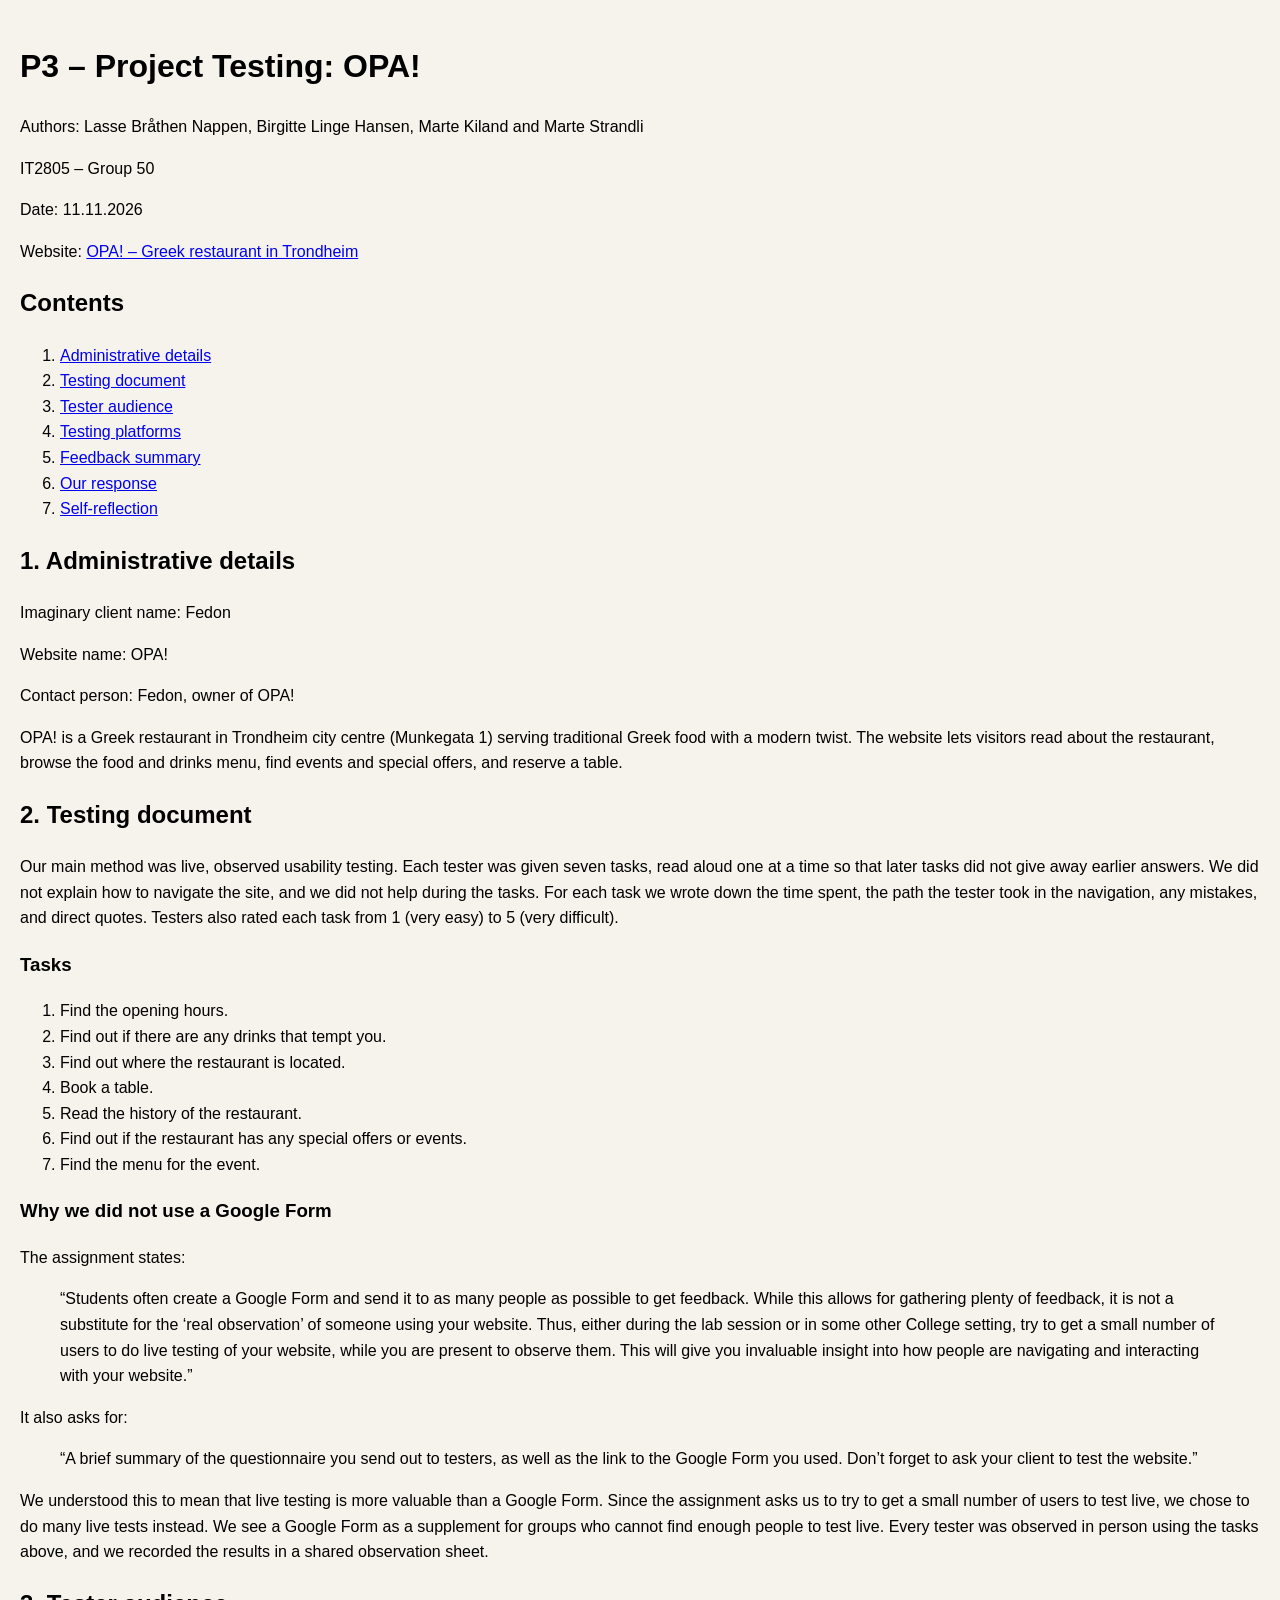
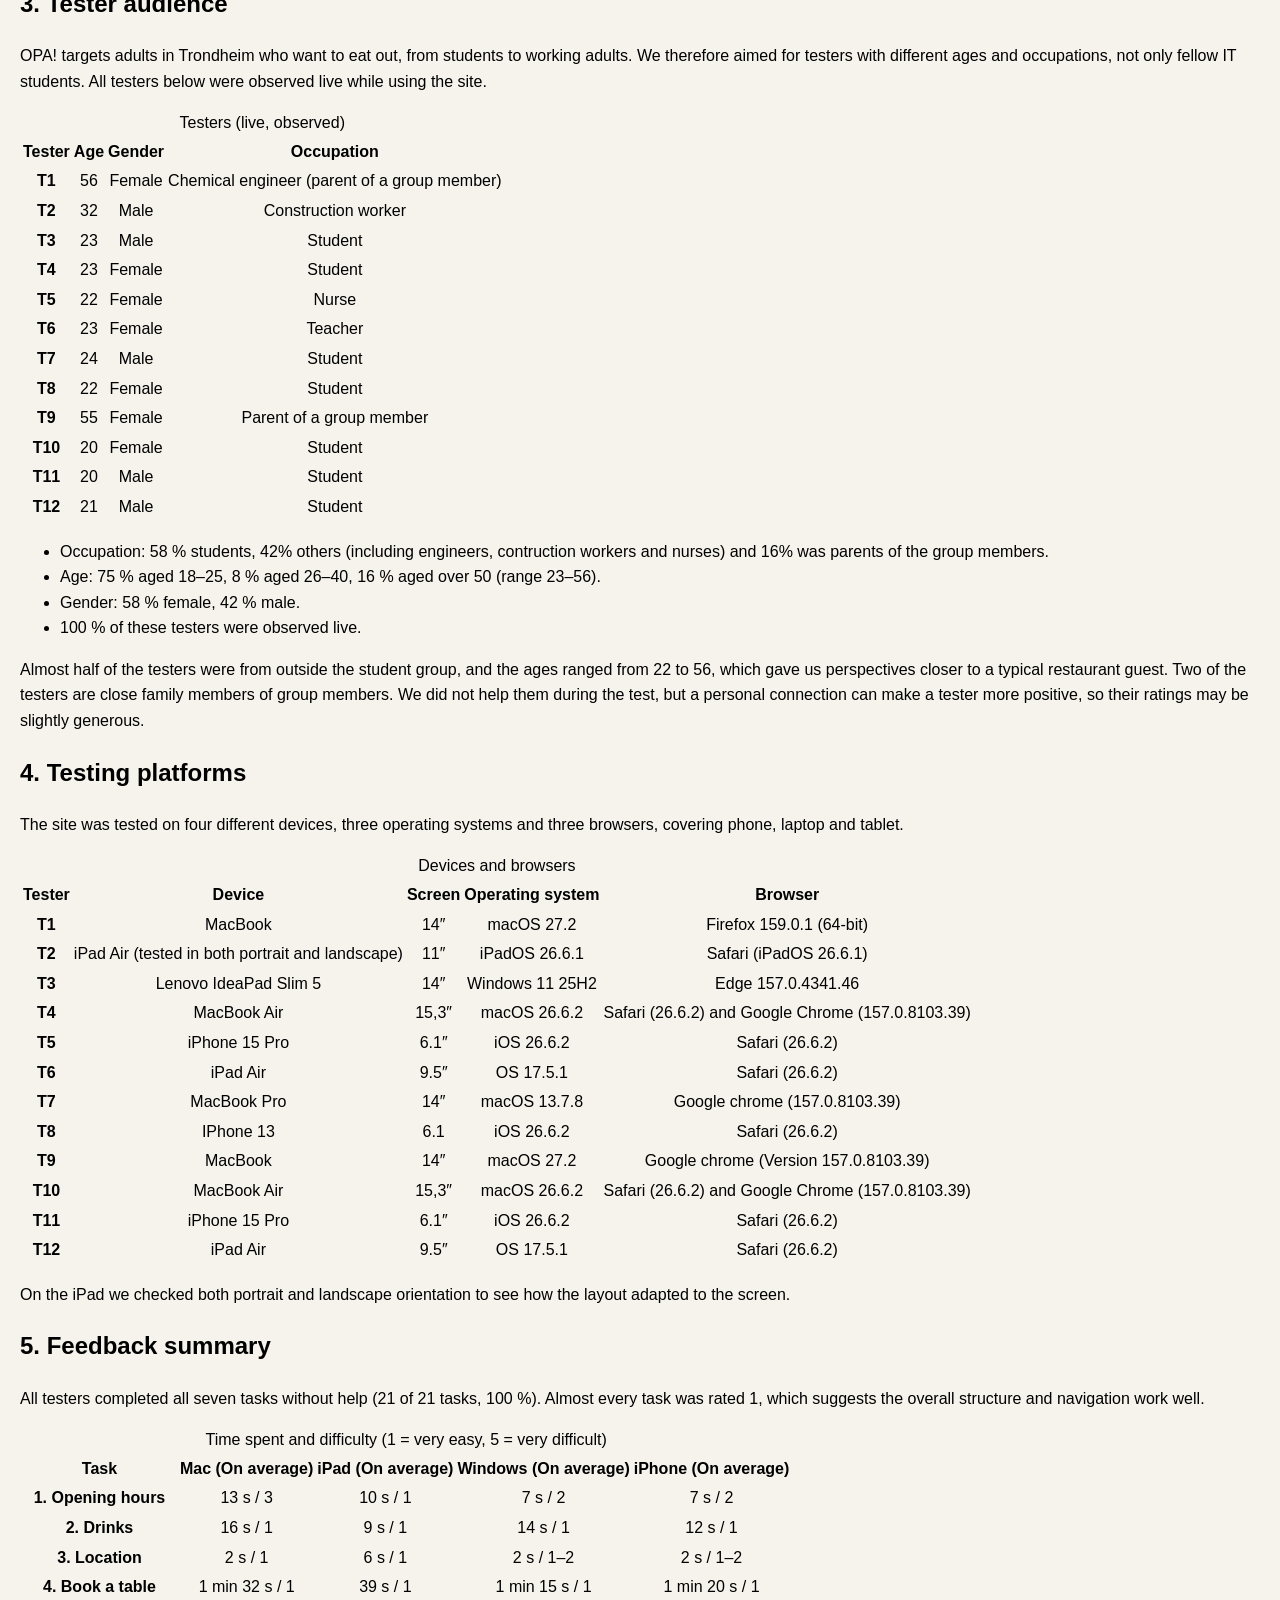
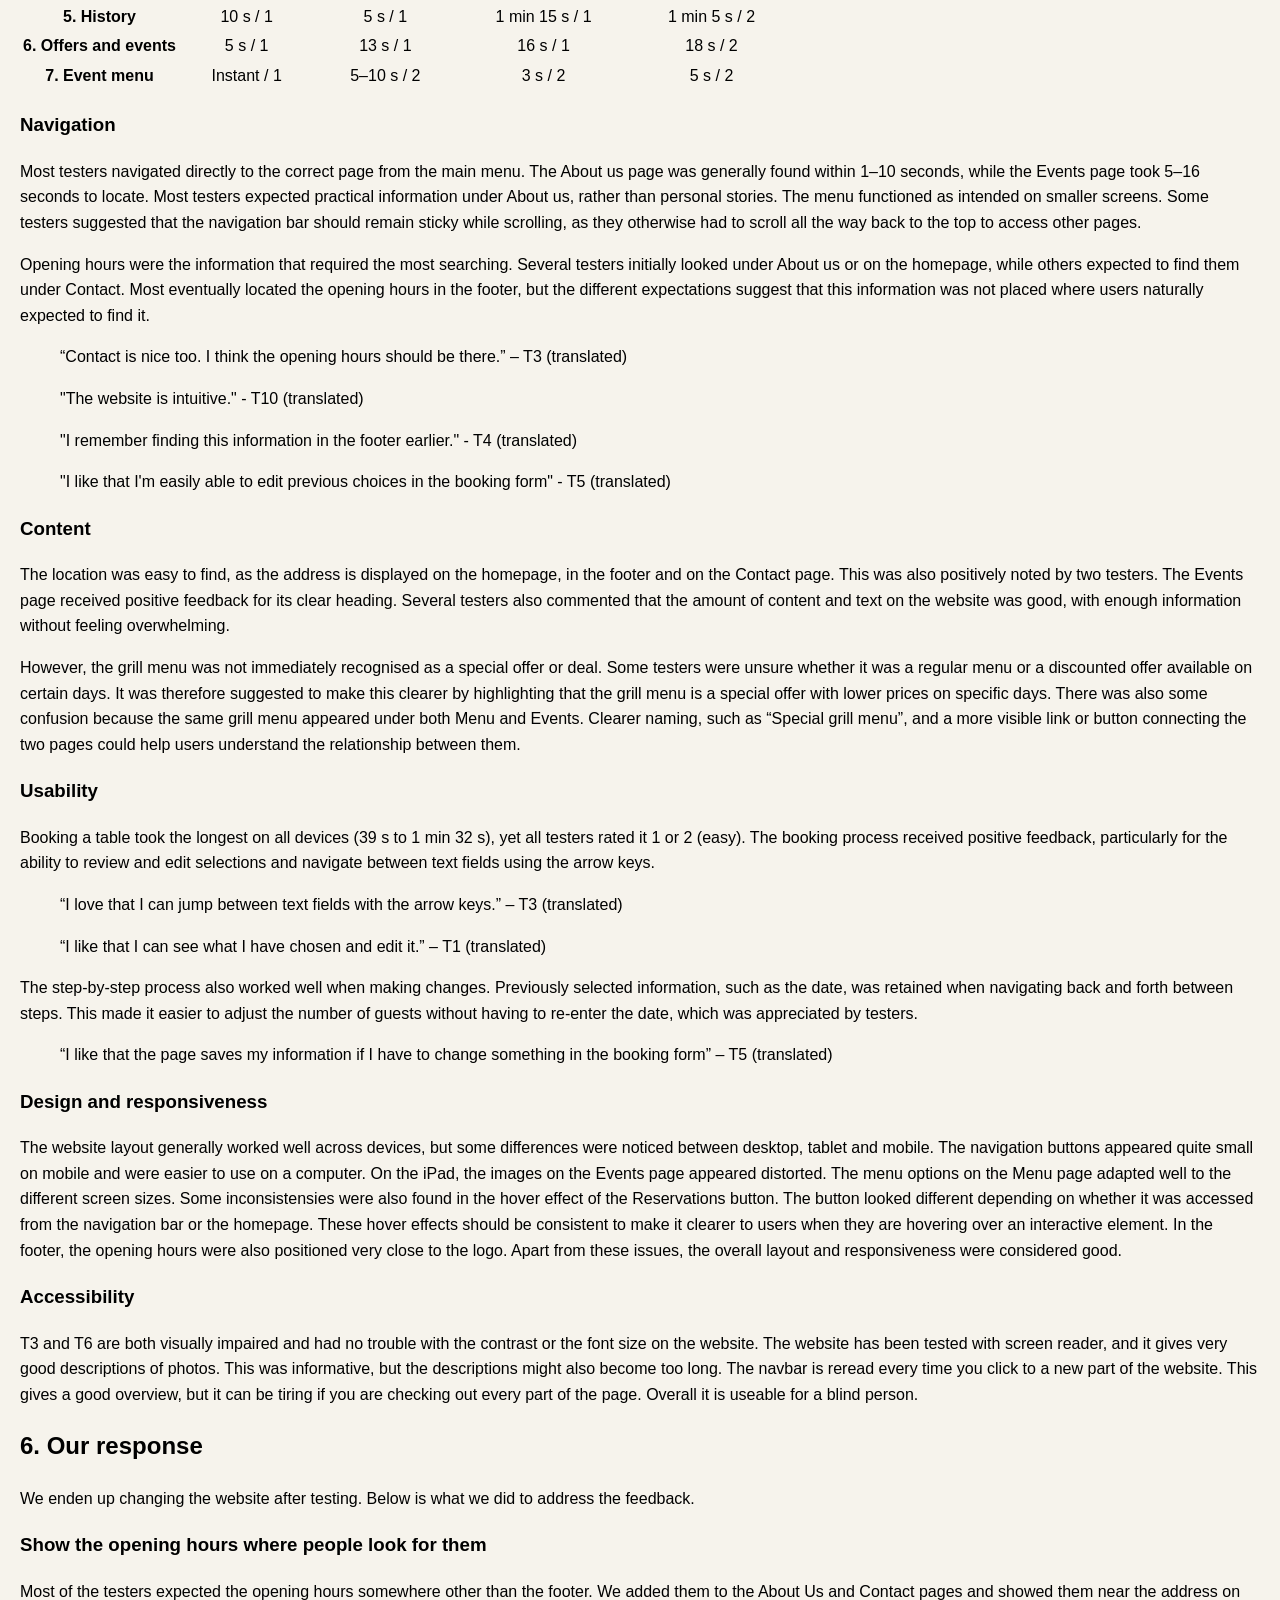
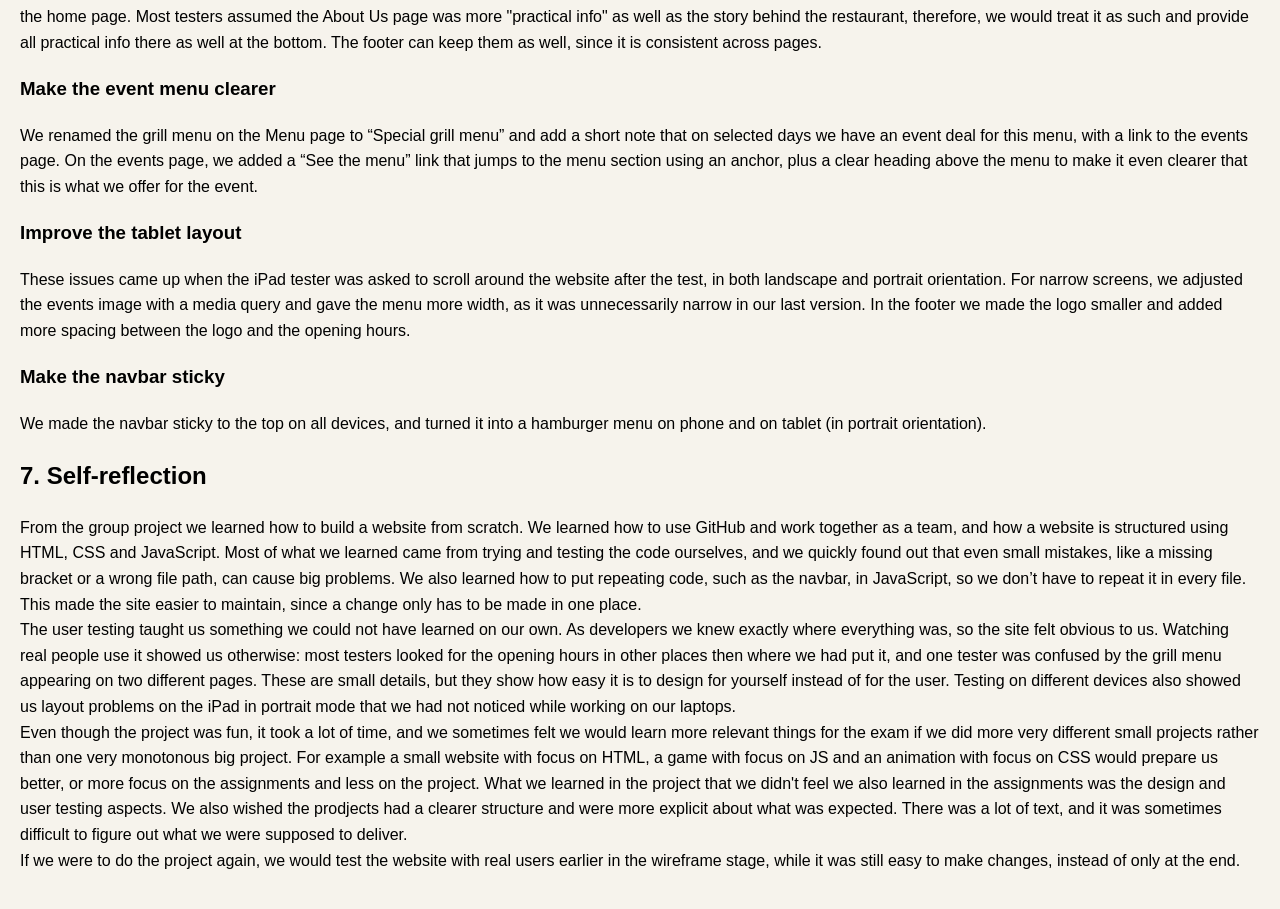
<file: Documents/P3_testing_50.html>
<!DOCTYPE html>
<html lang="en">
<head>
  <meta charset="UTF-8">
  <meta name="viewport" content="width=device-width, initial-scale=1">
  <title>P3 Testing OPA!</title>
  <link rel="stylesheet" href="css/style.css">
 
</head>
<body>

<header>
  <h1>P3 – Project Testing: OPA!</h1>
  <p>Authors: Lasse Bråthen Nappen, Birgitte Linge Hansen, Marte Kiland and Marte Strandli</p>
  <p>IT2805 – Group 50</p>
  <p>Date: <time datetime="2026-11-11">11.11.2026</time></p>
  <p>Website: <a href="https://lassebrathennappen.github.io/Gruppeprosjekt-webtek/OPA!/index.html">OPA! – Greek restaurant in Trondheim</a></p>
</header>

<nav aria-label="Table of contents">
  <h2>Contents</h2>
  <ol>
    <li><a href="#admin">Administrative details</a></li>
    <li><a href="#document">Testing document</a></li>
    <li><a href="#audience">Tester audience</a></li>
    <li><a href="#platforms">Testing platforms</a></li>
    <li><a href="#feedback">Feedback summary</a></li>
    <li><a href="#response">Our response</a></li>
    <li><a href="#reflection">Self-reflection</a></li>
  </ol>
</nav>

<main>

  <section id="admin">
    <h2>1. Administrative details</h2>
    <p>Imaginary client name: Fedon</p>
    <p>Website name: OPA!</p>
    <p>Contact person: Fedon, owner of OPA!</p>
    <p>
      OPA! is a Greek restaurant in Trondheim city centre (Munkegata 1) serving traditional
      Greek food with a modern twist. The website lets visitors read about the restaurant,
      browse the food and drinks menu, find events and special offers, and reserve a table.
    </p>
  </section>

  <section id="document">
    <h2>2. Testing document</h2>
    <p>
      Our main method was live, observed usability testing. Each tester was given seven tasks,
      read aloud one at a time so that later tasks did not give away earlier answers.
      We did not explain how to navigate the site, and we did not help during the tasks.
      For each task we wrote down the time spent, the path the tester took in the navigation,
      any mistakes, and direct quotes. Testers also rated each task from 1 (very easy) to
      5 (very difficult).
    </p>
    <h3>Tasks</h3>
    <ol>
      <li>Find the opening hours.</li>
      <li>Find out if there are any drinks that tempt you.</li>
      <li>Find out where the restaurant is located.</li>
      <li>Book a table.</li>
      <li>Read the history of the restaurant.</li>
      <li>Find out if the restaurant has any special offers or events.</li>
      <li>Find the menu for the event.</li>
    </ol>

    <h3>Why we did not use a Google Form</h3>
    <p>The assignment states:</p>
    <blockquote>
      <p>“Students often create a Google Form and send it to as many people as possible to get feedback. While this allows for gathering plenty of feedback, it is not a substitute for the ‘real observation’ of someone using your website. Thus, either during the lab session or in some other College setting, try to get a small number of users to do live testing of your website, while you are present to observe them. This will give you invaluable insight into how people are navigating and interacting with your website.”</p>
    </blockquote>
    <p>It also asks for:</p>
    <blockquote>
      <p>“A brief summary of the questionnaire you send out to testers, as well as the link to the Google Form you used. Don’t forget to ask your client to test the website.”</p>
    </blockquote>
    <p>
      We understood this to mean that live testing is more valuable than a Google Form. Since the
      assignment asks us to try to get a small number of users to test live, we chose to do many
      live tests instead. We see a Google Form as a supplement for groups who cannot find enough
      people to test live. Every tester was observed in person using the tasks above, and we
      recorded the results in a shared observation sheet.
    </p>
  </section>

  <section id="audience">
    <h2>3. Tester audience</h2>
    <p>
      OPA! targets adults in Trondheim who want to eat out, from students to working adults.
      We therefore aimed for testers with different ages and occupations, not only fellow
      IT students. All testers below were observed live while using the site.
    </p>
    <div class="table-wrap">
      <table>
        <caption>Testers (live, observed)</caption>
        <thead>
          <tr>
            <th scope="col">Tester</th>
            <th scope="col">Age</th>
            <th scope="col">Gender</th>
            <th scope="col">Occupation</th>
          </tr>
        </thead>
        <tbody>
          <tr><th scope="row">T1</th><td>56</td><td>Female</td><td>Chemical engineer (parent of a group member)</td></tr>
          <tr><th scope="row">T2</th><td>32</td><td>Male</td><td>Construction worker</td></tr>
          <tr><th scope="row">T3</th><td>23</td><td>Male</td><td>Student</td></tr>
          <tr><th scope="row">T4</th><td>23</td><td>Female</td><td>Student</td></tr>
          <tr><th scope="row">T5</th><td>22</td><td>Female</td><td>Nurse</td></tr>
          <tr><th scope="row">T6</th><td>23</td><td>Female</td><td>Teacher</td></tr>
          <tr><th scope="row">T7</th><td>24</td><td>Male</td><td>Student</td></tr>
          <tr><th scope="row">T8</th><td>22</td><td>Female</td><td>Student</td></tr>
          <tr><th scope="row">T9</th><td>55</td><td>Female</td><td>Parent of a group member</td></tr>
          <tr><th scope="row">T10</th><td>20</td><td>Female</td><td>Student</td></tr>
          <tr><th scope="row">T11</th><td>20</td><td>Male</td><td>Student</td></tr>
          <tr><th scope="row">T12</th><td>21</td><td>Male</td><td>Student</td></tr>
        </tbody>
      </table> 
    </div>
    <ul>
      <li>Occupation: 58 % students, 42% others (including engineers, contruction workers and nurses) and 16% was parents of the group members.</li>
      <li>Age: 75 % aged 18–25, 8 % aged 26–40, 16 % aged over 50 (range 23–56).</li>
      <li>Gender: 58 % female, 42 % male.</li>
      <li>100 % of these testers were observed live.</li>
    </ul>
    <p>
      Almost half of the testers were from outside the student group, and the ages ranged from 22 to 56,
      which gave us perspectives closer to a typical restaurant guest. Two of the testers are close family 
      members of group members. We did not help them during the test, but a personal connection can make a tester
      more positive, so their ratings may be slightly generous. 

      
    </p>
  </section>

  <section id="platforms">
    <h2>4. Testing platforms</h2>
    <p>
      The site was tested on four different devices, three operating systems and three browsers,
      covering phone, laptop and tablet.
    </p>
    <div class="table-wrap">
      <table>
        <caption>Devices and browsers</caption>
        <thead>
          <tr>
            <th scope="col">Tester</th>
            <th scope="col">Device</th>
            <th scope="col">Screen</th>
            <th scope="col">Operating system</th>
            <th scope="col">Browser</th>
          </tr>
        </thead>
        <tbody>
          <tr><th scope="row">T1</th><td>MacBook</td><td>14″</td><td>macOS 27.2</td><td>Firefox 159.0.1 (64-bit)</td></tr>
          <tr><th scope="row">T2</th><td>iPad Air (tested in both portrait and landscape)</td><td>11″</td><td>iPadOS 26.6.1</td><td>Safari (iPadOS 26.6.1)</td></tr>
          <tr><th scope="row">T3</th><td>Lenovo IdeaPad Slim 5</td><td>14″</td><td>Windows 11 25H2</td><td>Edge 157.0.4341.46</td></tr>
          <tr><th scope="row">T4</th><td>MacBook Air</td><td>15,3″</td><td>macOS 26.6.2 </td><td>Safari (26.6.2) and Google Chrome (157.0.8103.39)</td></tr>
          <tr><th scope="row">T5</th><td>iPhone 15 Pro</td><td>6.1″</td><td>iOS 26.6.2 </td><td>Safari (26.6.2)</td></tr>
          <tr><th scope="row">T6</th><td>iPad Air</td><td>9.5″</td><td>OS 17.5.1 </td><td>Safari (26.6.2)</td></tr>
          <tr><th scope="row">T7</th><td>MacBook Pro</td><td>14″</td><td>macOS 13.7.8</td><td>Google chrome (157.0.8103.39)</td></tr>
          <tr><th scope="row">T8</th><td>IPhone 13</td><td> 6.1 </td><td>iOS 26.6.2</td><td>Safari (26.6.2)</td></tr>
          <tr><th scope="row">T9</th><td>MacBook</td><td>14″</td><td>macOS 27.2</td><td>Google chrome (Version 157.0.8103.39)</td></tr>
          <tr><th scope="row">T10</th><td>MacBook Air</td><td>15,3″</td><td>macOS 26.6.2 </td><td>Safari (26.6.2) and Google Chrome (157.0.8103.39)</td></tr>
          <tr><th scope="row">T11</th><td>iPhone 15 Pro</td><td>6.1″</td><td>iOS 26.6.2 </td><td>Safari (26.6.2)</td></tr>
          <tr><th scope="row">T12</th><td>iPad Air</td><td>9.5″</td><td>OS 17.5.1 </td><td>Safari (26.6.2)</td></tr>
        </tbody>
      </table>
    </div>
    <p>
      On the iPad we checked both portrait and landscape orientation to see how the layout
      adapted to the screen.
    </p>
  </section>

  <section id="feedback">
    <h2>5. Feedback summary</h2>
    <p>
      All testers completed all seven tasks without help (21 of 21 tasks, 100 %).
      Almost every task was rated 1, which suggests the overall structure and navigation work well.
    </p>

    <div class="table-wrap">
      <table>
        <caption>Time spent and difficulty (1 = very easy, 5 = very difficult)</caption>
        <thead>
          <tr>
            <th scope="col">Task</th>
            <th scope="col">Mac (On average)</th>
            <th scope="col">iPad (On average)</th>
            <th scope="col">Windows (On average)</th>
            <th scope="col">iPhone (On average)</th>
          </tr>
        </thead>
        <tbody>
          <tr><th scope="row">1. Opening hours</th><td>13 s / 3</td><td>10 s / 1</td><td>7 s / 2</td><td>7 s / 2</td></tr>
          <tr><th scope="row">2. Drinks</th><td>16 s / 1</td><td>9 s / 1</td><td>14 s / 1</td><td>12 s / 1</td></tr>
          <tr><th scope="row">3. Location</th><td>2 s / 1</td><td>6 s / 1</td><td>2 s / 1–2</td><td>2 s / 1–2</td></tr>
          <tr><th scope="row">4. Book a table</th><td>1 min 32 s / 1</td><td>39 s / 1</td><td>1 min 15 s / 1</td><td>1 min 20 s / 1</td></tr>
          <tr><th scope="row">5. History</th><td>10 s / 1</td><td>5 s / 1</td><td>1 min 15 s / 1</td><td>1 min 5 s / 2</td></tr>
          <tr><th scope="row">6. Offers and events</th><td>5 s / 1</td><td>13 s / 1</td><td>16 s / 1</td><td>18 s / 2</td></tr>
          <tr><th scope="row">7. Event menu</th><td>Instant / 1</td><td>5–10 s / 2</td><td>3 s / 2</td><td>5 s / 2</td></tr>
        </tbody>
      </table>
    </div>

    <h3>Navigation</h3>
    <p>
      Most testers navigated directly to the correct page from the main menu. The About us page was generally 
      found within 1–10 seconds, while the Events page took 5–16 seconds to locate. Most testers expected 
      practical information under About us, rather than personal stories. The menu functioned as intended 
      on smaller screens. Some testers suggested that the navigation bar should remain sticky while scrolling, 
      as they otherwise had to scroll all the way back to the top to access other pages.
    </p>
    
    <p>
      Opening hours were the information that required the most searching. Several testers initially looked under 
      About us or on the homepage, while others expected to find them under Contact. Most eventually located the 
      opening hours in the footer, but the different expectations suggest that this information was not placed where 
      users naturally expected to find it. 
    </p>
    
    <blockquote>
      <p>“Contact is nice too. I think the opening hours should be there.” – T3 (translated)</p>
      <p> "The website is intuitive." - T10 (translated)</p>
      <p> "I remember finding this information in the footer earlier." - T4 (translated)</p>
      <p> "I like that I'm easily able to edit previous choices in the booking form" - T5 (translated) </p>
    </blockquote>

    <h3>Content</h3>
    <p>
      The location was easy to find, as the address is displayed on the homepage, in the footer and on the Contact page. 
      This was also positively noted by two testers. The Events page received positive feedback for its clear heading.
      Several testers also commented that the amount of content and text on the website was good, with enough information 
      without feeling overwhelming.
    </p>
    
    <p> 
      However, the grill menu was not immediately recognised as a special offer or deal. Some testers were unsure whether 
      it was a regular menu or a discounted offer available on certain days. It was therefore suggested to make this clearer 
      by highlighting that the grill menu is a special offer with lower prices on specific days. There was also some confusion 
      because the same grill menu appeared under both Menu and Events. Clearer naming, such as “Special grill menu”, 
      and a more visible link or button connecting the two pages could help users understand the relationship between them.
    </p>

    <h3>Usability</h3>
    <p>
      Booking a table took the longest on all devices (39 s to 1 min 32 s), yet all testers
      rated it 1 or 2 (easy). The booking process received positive feedback, particularly for the ability to review and edit selections
      and navigate between text fields using the arrow keys. 
    </p>
    
    <blockquote>
      <p>“I love that I can jump between text fields with the arrow keys.” – T3 (translated)</p>
      <p>“I like that I can see what I have chosen and edit it.” – T1 (translated)</p>
    </blockquote>

    <p>
      The step-by-step process also worked well when making changes. Previously selected information, such as the date, was retained 
      when navigating back and forth between steps. This made it easier to adjust the number of guests without having to re-enter the date, 
      which was appreciated by testers.
    </p>

    <blockquote>
      <p>“I like that the page saves my information if I have to change something in the booking form” – T5 (translated)</p>
    </blockquote>
    
    <h3>Design and responsiveness</h3>
    <p>
      The website layout generally worked well across devices, but some differences were noticed between desktop, tablet and mobile.
      The navigation buttons appeared quite small on mobile and were easier to use on a computer. On the iPad, the images on the
      Events page appeared distorted. The menu options on the Menu page adapted well to the different screen sizes. Some inconsistensies
      were also found in the hover effect of the Reservations button. The button looked different depending on whether it was accessed
      from the navigation bar or the homepage. These hover effects should be consistent to make it clearer to users when they are hovering
      over an interactive element. In the footer, the opening hours were also positioned very close to the logo. Apart from these issues,
      the overall layout and responsiveness were considered good.
    </p>
    
    <h3>Accessibility</h3>
    <p>
      T3 and T6 are both visually impaired and had no trouble with the contrast or the font size on the website.
      
      The website has been tested with screen reader, and it gives very good descriptions of photos. This was informative,
      but the descriptions might also become too long. The navbar is reread every time you click to a new part of the website.
      This gives a good overview, but it can be tiring if you are checking out every part of the page. 
      Overall it is useable for a blind person. 
      
    </p>
  </section>

  <section id="response">
    <h2>6. Our response</h2>
    <p>
      We enden up changing the website after testing. Below is what we did to address the feedback.
    </p>

    <h3>Show the opening hours where people look for them</h3>
    <p>
      Most of the testers expected the opening hours somewhere other than the footer. We added
      them to the About Us and Contact pages and showed them near the address on the home page. Most testers assumed the About Us page was more 
      "practical info" as well as the story behind the restaurant, therefore, we would treat it as such and provide all practical info there as well at the bottom. 
      The footer can keep them as well, since it is consistent across pages. 
    </p>

    <h3>Make the event menu clearer</h3>
    <p>
      We renamed the grill menu on the Menu page to “Special grill menu” and add a short note
      that on selected days we have an event deal for this menu, with a link to the events page. On the events page, we added a
      “See the menu” link that jumps to the menu section using an anchor, plus a
      clear heading above the menu to make it even clearer that this is what we offer for the event.
    </p>

    <h3>Improve the tablet layout</h3>
    <p>
      These issues came up when the iPad tester was asked to scroll around the website after the
      test, in both landscape and portrait orientation. For narrow screens, we adjusted the events
      image with a media query and gave the menu more width, as it was unnecessarily narrow in our last version. In the footer we made the logo
      smaller and added more spacing between the logo and the opening hours.
    </p>

    <h3>Make the navbar sticky</h3>
    <p>
      We made the navbar sticky to the top on all devices, and turned it into a hamburger menu on phone and on tablet (in portrait orientation).
    </p>
  </section>

  <section id="reflection">
    <h2>7. Self-reflection</h2>
    <p>
      From the group project we learned how to build a website from scratch. We learned how to use GitHub and work together as a team, 
      and how a website is structured using HTML, CSS and JavaScript. Most of what we learned came from trying and testing the code ourselves, 
      and we quickly found out that even small mistakes, like a missing bracket or a wrong file path, can cause big problems. We also learned 
      how to put repeating code, such as the navbar, in JavaScript, so we don’t have to repeat it in every file. This made the site easier 
      to maintain, since a change only has to be made in one place.

      <br>

      The user testing taught us something we could not have learned on our own. As developers we knew exactly where everything was, so the site 
      felt obvious to us. Watching real people use it showed us otherwise: most testers looked for the opening hours in other places then where we had put it, 
      and one tester was confused by the grill menu appearing on two different pages. These are small details, but they show how easy it 
      is to design for yourself instead of for the user. Testing on different devices also showed us layout problems on the iPad in portrait 
      mode that we had not noticed while working on our laptops.

      <br>
      Even though the project was fun, it took a lot of time, and we sometimes felt we would learn more relevant things for the exam if we did more
      very different small projects rather than one very monotonous big project. For example a small website with focus on HTML, a game with focus on JS and 
      an animation with focus on CSS would prepare us better, or more focus on the assignments and less on the project. What we learned in the project that 
      we didn't feel we also learned in the assignments was the design and user testing aspects. 
      We also wished the prodjects had a clearer structure and were more explicit about what was expected. There was a lot of text, and it was 
      sometimes difficult to figure out what we were supposed to deliver.
<br>
      If we were to do the project again, we would test the website with real users earlier in the wireframe stage, while it was still easy to make changes, 
      instead of only at the end. 
    </p>
  </section>

</main>

</body>
</html>
</file>
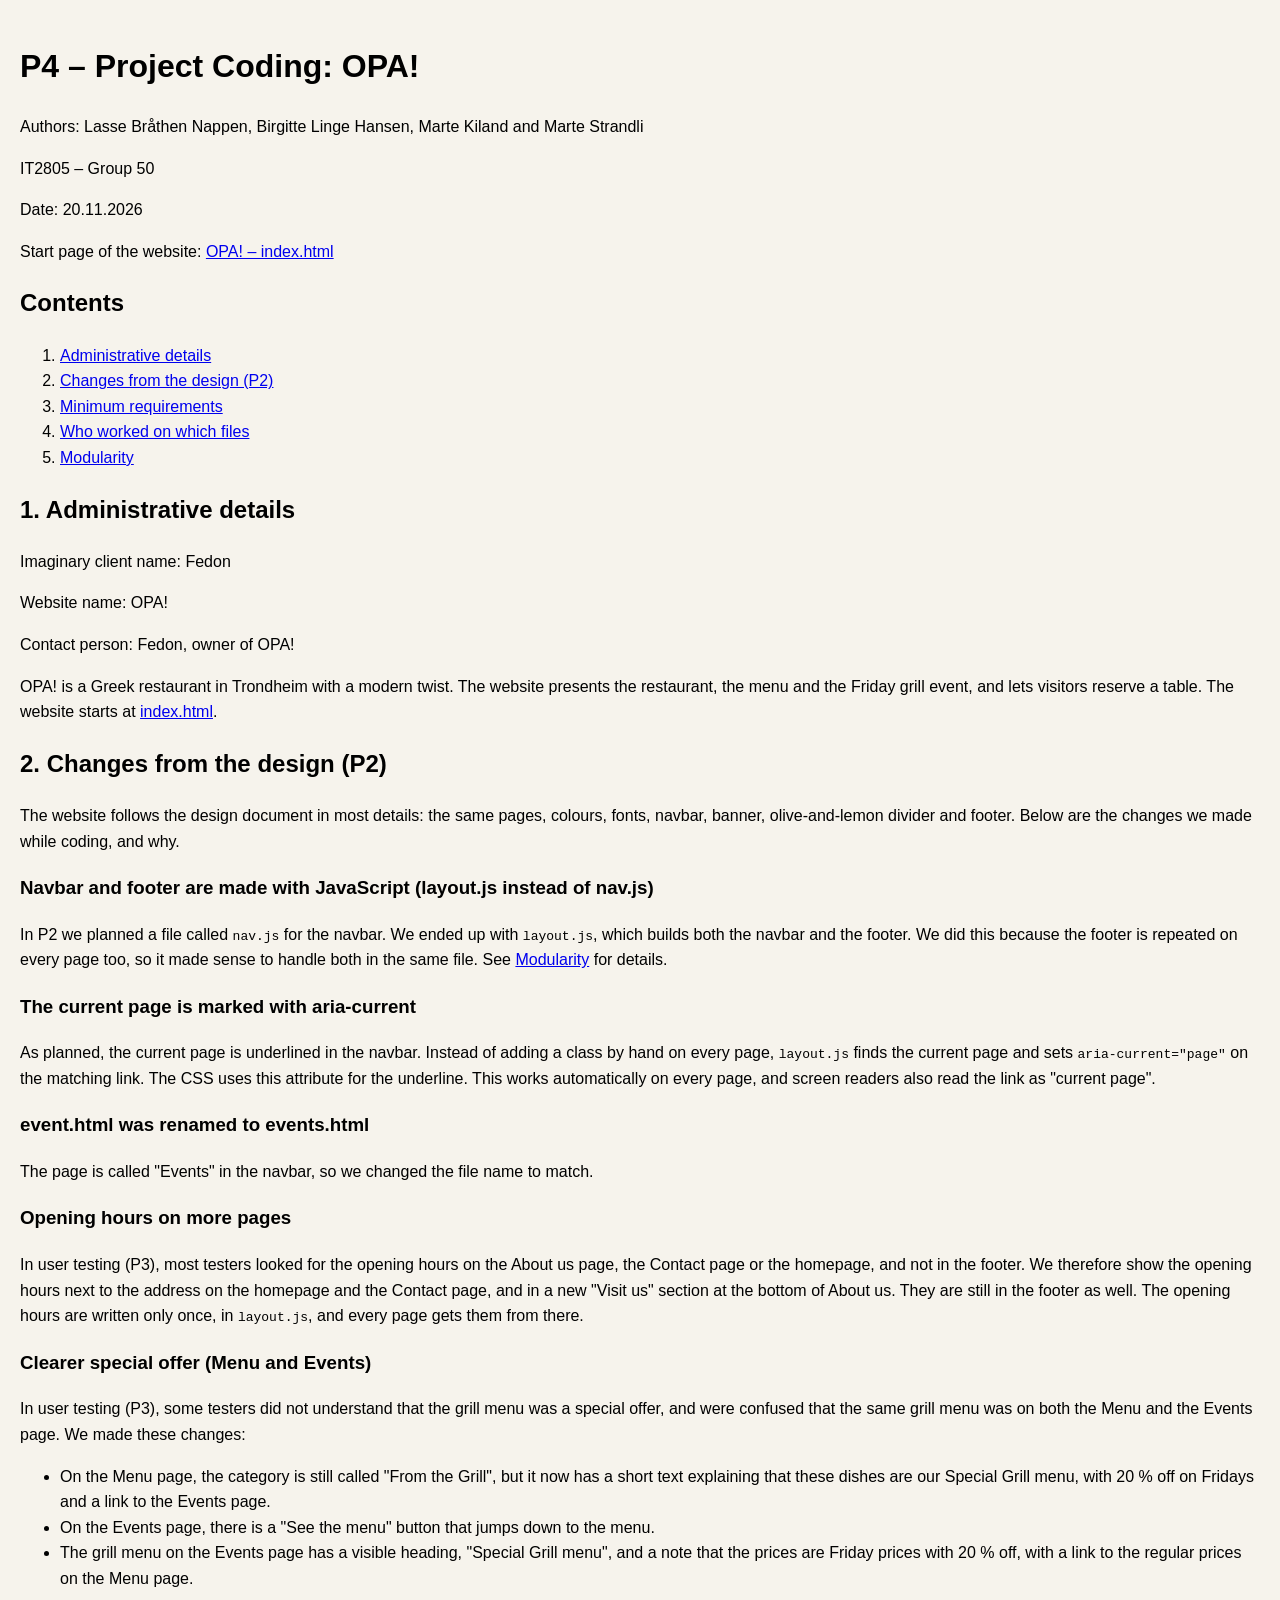
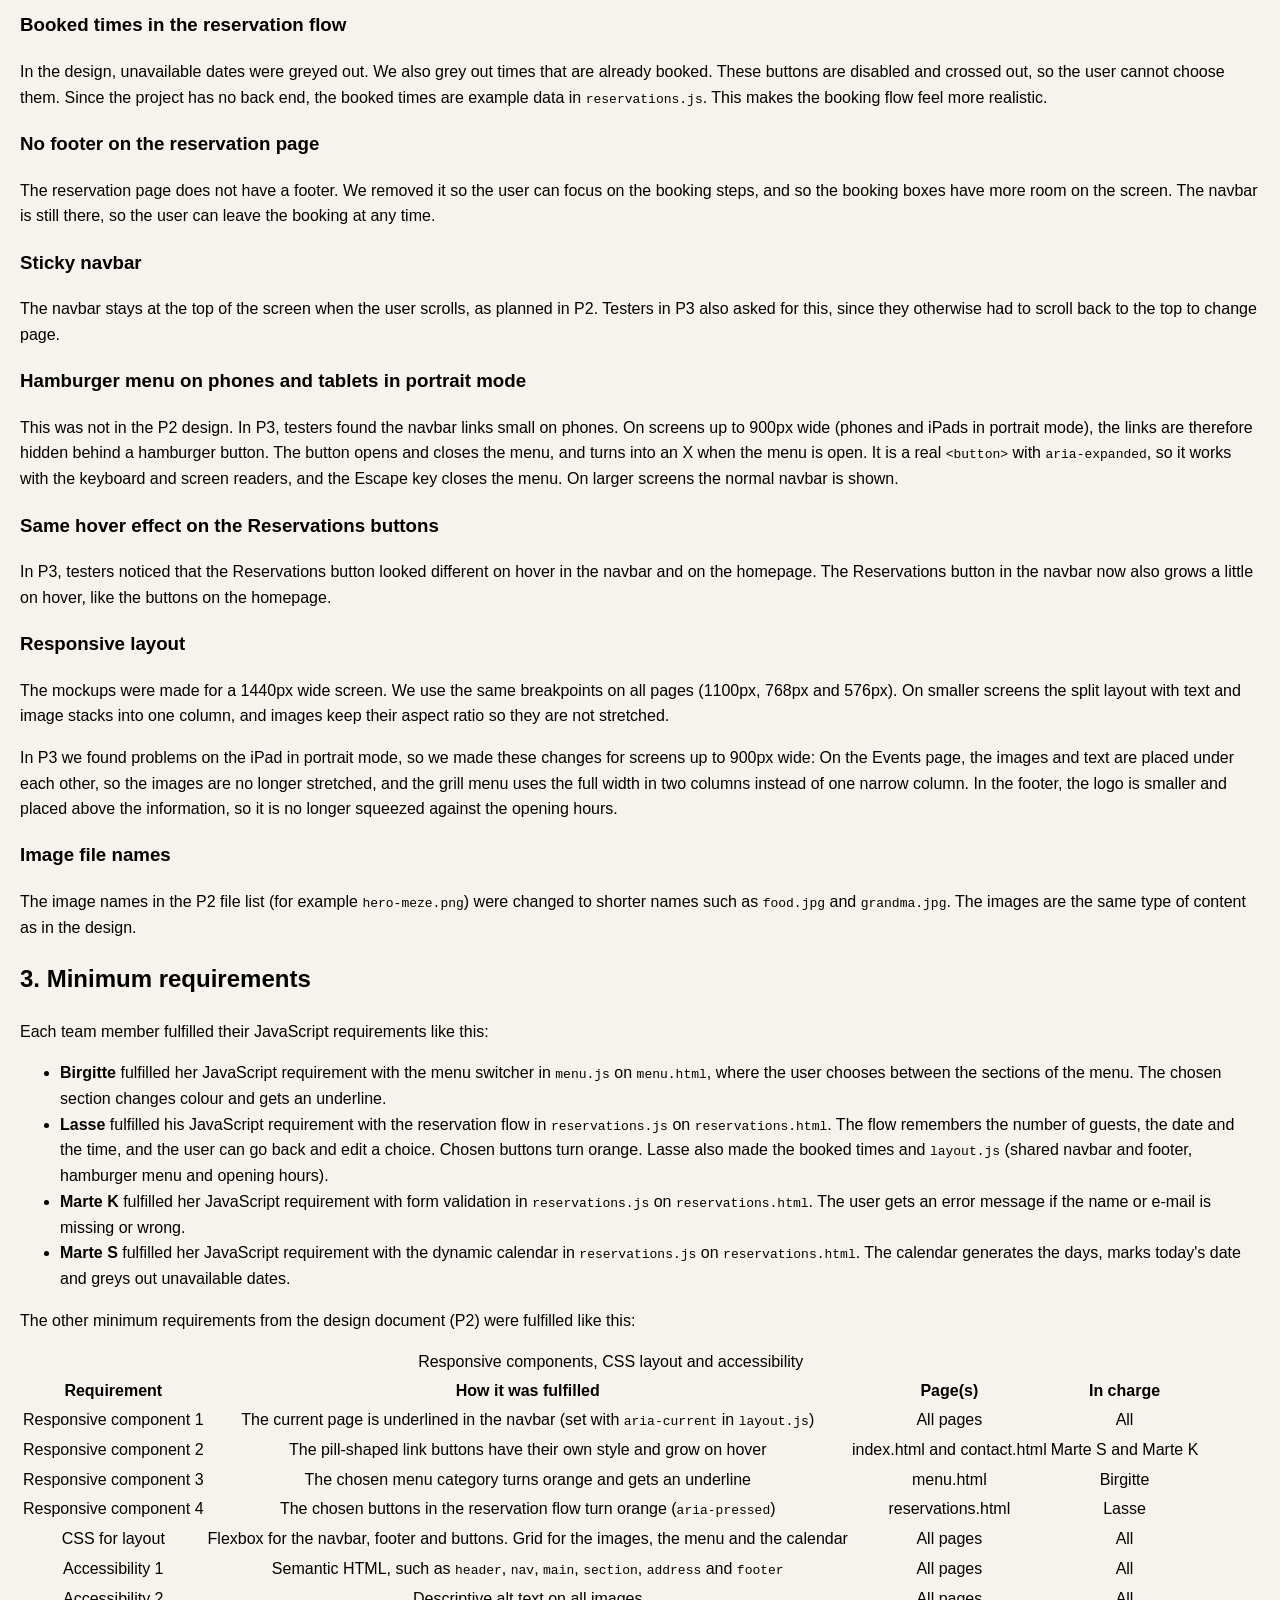
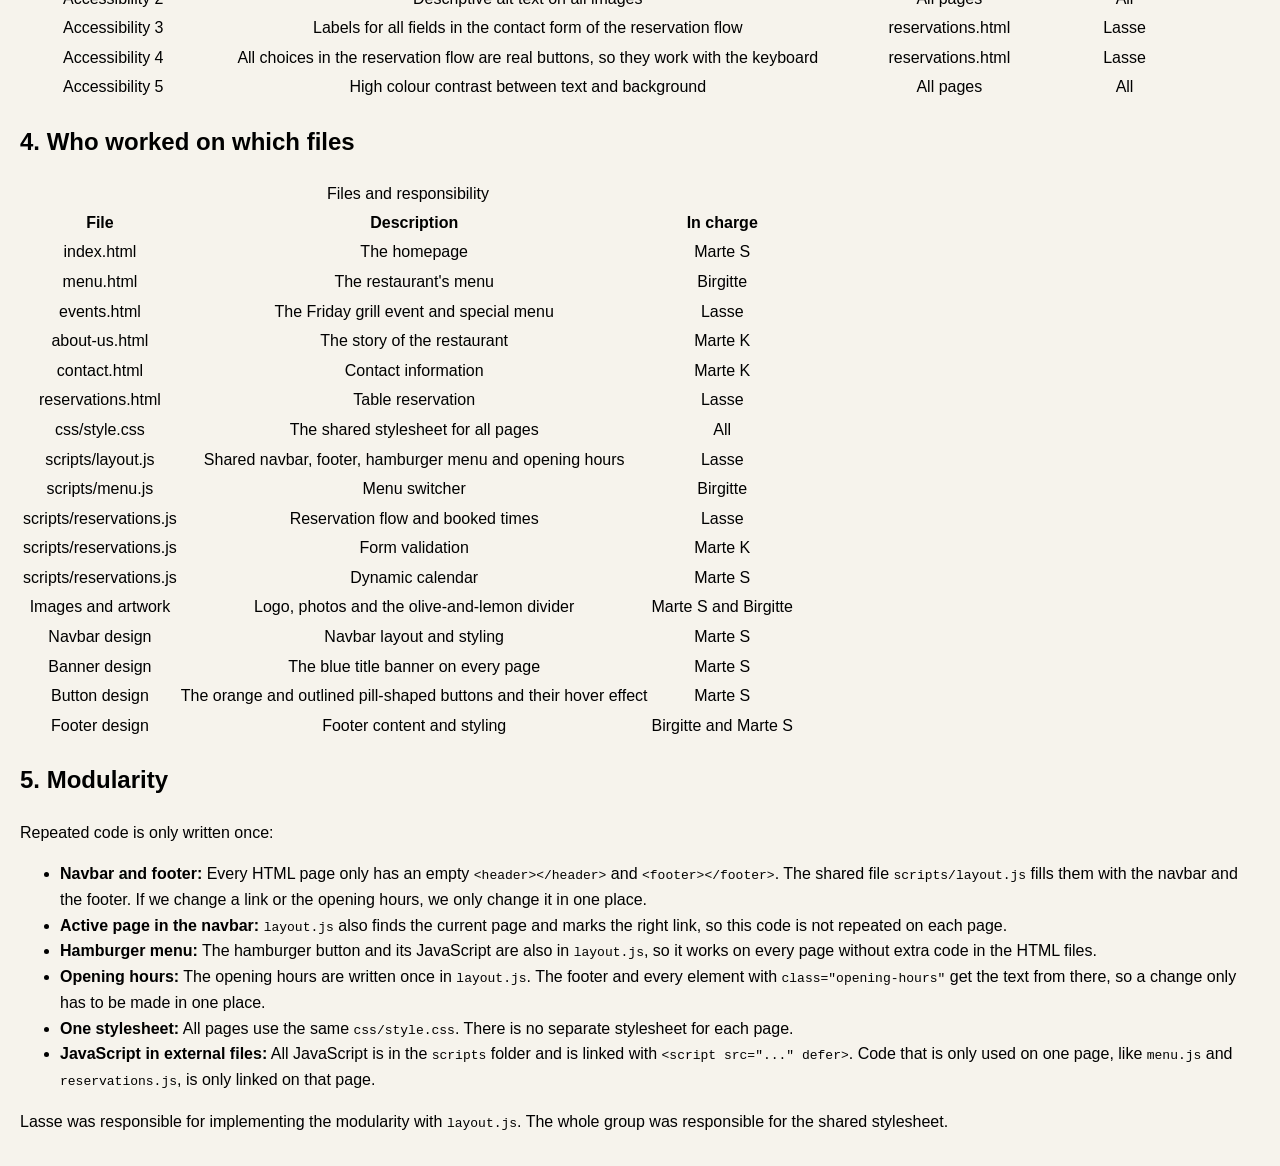
<file: Documents/P4_changes_50.html>
<!DOCTYPE html>
<html lang="en">
<head>
  <meta charset="UTF-8">
  <meta name="viewport" content="width=device-width, initial-scale=1">
  <title>P4 Changes OPA!</title>
  <link rel="stylesheet" href="css/style.css">
</head>
<body>
 
<header>
  <h1>P4 – Project Coding: OPA!</h1>
  <p>Authors: Lasse Bråthen Nappen, Birgitte Linge Hansen, Marte Kiland and Marte Strandli</p>
  <p>IT2805 – Group 50</p>
  <p>Date: <time datetime="2026-11-20">20.11.2026</time></p>
  <p>
    Start page of the website:
    <a href="https://lassebrathennappen.github.io/Gruppeprosjekt-webtek/OPA!/index.html">OPA! – index.html</a>
  </p>
</header>
 
<nav aria-label="Table of contents">
  <h2>Contents</h2>
  <ol>
    <li><a href="#admin">Administrative details</a></li>
    <li><a href="#changes">Changes from the design (P2)</a></li>
    <li><a href="#requirements">Minimum requirements</a></li>
    <li><a href="#files">Who worked on which files</a></li>
    <li><a href="#modularity">Modularity</a></li>
  </ol>
</nav>
 
<main>
 
  <section id="admin">
    <h2>1. Administrative details</h2>
    <p>Imaginary client name: Fedon</p>
    <p>Website name: OPA!</p>
    <p>Contact person: Fedon, owner of OPA!</p>
    <p>
      OPA! is a Greek restaurant in Trondheim with a modern twist. The website presents the
      restaurant, the menu and the Friday grill event, and lets visitors reserve a table.
      The website starts at <a href="https://lassebrathennappen.github.io/Gruppeprosjekt-webtek/OPA!/index.html">index.html</a>.
    </p>
  </section>
 
  <section id="changes">
    <h2>2. Changes from the design (P2)</h2>
    <p>
      The website follows the design document in most details: the same pages, colours, fonts,
      navbar, banner, olive-and-lemon divider and footer. Below are the changes we made while
      coding, and why.
    </p>
 
    <h3>Navbar and footer are made with JavaScript (layout.js instead of nav.js)</h3>
    <p>
      In P2 we planned a file called <code>nav.js</code> for the navbar. We ended up with
      <code>layout.js</code>, which builds both the navbar and the footer. We did this because the
      footer is repeated on every page too, so it made sense to handle both in the same file.
      See <a href="#modularity">Modularity</a> for details.
    </p>
 
    <h3>The current page is marked with aria-current</h3>
    <p>
      As planned, the current page is underlined in the navbar. Instead of adding a class by hand on
      every page, <code>layout.js</code> finds the current page and sets
      <code>aria-current="page"</code> on the matching link. The CSS uses this attribute for the
      underline. This works automatically on every page, and screen readers also read the link as
      "current page".
    </p>
 
    <h3>event.html was renamed to events.html</h3>
    <p>
      The page is called "Events" in the navbar, so we changed the file name to match.
    </p>
 
    <h3>Opening hours on more pages</h3>
    <p>
      In user testing (P3), most testers looked for the opening hours on the About us page, the
      Contact page or the homepage, and not in the footer. We therefore show the opening hours next to
      the address on the homepage and the Contact page, and in a new "Visit us" section at the bottom
      of About us. They are still in the footer as well. The opening hours are written only once, in
      <code>layout.js</code>, and every page gets them from there.
    </p>
 
    <h3>Clearer special offer (Menu and Events)</h3>
    <p>
      In user testing (P3), some testers did not understand that the grill menu was a special offer,
      and were confused that the same grill menu was on both the Menu and the Events page. We made
      these changes:
    </p>
    <ul>
      <li>On the Menu page, the category is still called "From the Grill", but it now has a short
        text explaining that these dishes are our Special Grill menu, with 20&nbsp;% off on Fridays
        and a link to the Events page.</li>
      <li>On the Events page, there is a "See the menu" button that jumps down to the menu.</li>
      <li>The grill menu on the Events page has a visible heading, "Special Grill menu", and a note
        that the prices are Friday prices with 20&nbsp;% off, with a link to the regular prices on the
        Menu page.</li>
    </ul>
 
    <h3>Booked times in the reservation flow</h3>
    <p>
      In the design, unavailable dates were greyed out. We also grey out times that are already
      booked. These buttons are disabled and crossed out, so the user cannot choose them. Since the
      project has no back end, the booked times are example data in <code>reservations.js</code>.
      This makes the booking flow feel more realistic.
    </p>
 
    <h3>No footer on the reservation page</h3>
    <p>
      The reservation page does not have a footer. We removed it so the user can focus on the
      booking steps, and so the booking boxes have more room on the screen. The navbar is still
      there, so the user can leave the booking at any time.
    </p>
 
    <h3>Sticky navbar</h3>
    <p>
      The navbar stays at the top of the screen when the user scrolls, as planned in P2. Testers in
      P3 also asked for this, since they otherwise had to scroll back to the top to change page.
    </p>
 
    <h3>Hamburger menu on phones and tablets in portrait mode</h3>
    <p>
      This was not in the P2 design. In P3, testers found the navbar links small on phones. On screens
      up to 900px wide (phones and iPads in portrait mode), the links are therefore hidden behind a
      hamburger button. The button opens and closes the menu, and turns into an X when the menu is
      open. It is a real <code>&lt;button&gt;</code> with <code>aria-expanded</code>, so it works with
      the keyboard and screen readers, and the Escape key closes the menu. On larger screens the
      normal navbar is shown.
    </p>
 
    <h3>Same hover effect on the Reservations buttons</h3>
    <p>
      In P3, testers noticed that the Reservations button looked different on hover in the navbar
      and on the homepage. The Reservations button in the navbar now also grows a little on hover,
      like the buttons on the homepage.
    </p>
 
    <h3>Responsive layout</h3>
    <p>
      The mockups were made for a 1440px wide screen. We use the same breakpoints on all pages
      (1100px, 768px and 576px). On smaller screens the split layout with text and image stacks
      into one column, and images keep their aspect ratio so they are not stretched.
    </p>
    <p>
      In P3 we found problems on the iPad in portrait mode, so we made these changes for screens up to
      900px wide: On the Events page, the images and text are placed under each other, so the images
      are no longer stretched, and the grill menu uses the full width in two columns instead of one
      narrow column. In the footer, the logo is smaller and placed above the information, so it is no
      longer squeezed against the opening hours.
    </p>
 
    <h3>Image file names</h3>
    <p>
      The image names in the P2 file list (for example <code>hero-meze.png</code>) were changed to
      shorter names such as <code>food.jpg</code> and <code>grandma.jpg</code>. The images are the
      same type of content as in the design.
    </p>
  </section>
 
  <section id="requirements">
    <h2>3. Minimum requirements</h2>
    <p>Each team member fulfilled their JavaScript requirements like this:</p>
    <ul>
      <li>
        <strong>Birgitte</strong> fulfilled her JavaScript requirement with the menu switcher in
        <code>menu.js</code> on <code>menu.html</code>, where the user chooses between the sections of
        the menu. The chosen section changes colour and gets an underline.
      </li>
      <li>
        <strong>Lasse</strong> fulfilled his JavaScript requirement with the reservation flow in
        <code>reservations.js</code> on <code>reservations.html</code>. The flow remembers the number of
        guests, the date and the time, and the user can go back and edit a choice. Chosen buttons
        turn orange. Lasse also made the booked times and <code>layout.js</code> (shared navbar and footer,
        hamburger menu and opening hours).
      </li>
      <li>
        <strong>Marte K</strong> fulfilled her JavaScript requirement with form validation in
        <code>reservations.js</code> on <code>reservations.html</code>. The user gets an error message
        if the name or e-mail is missing or wrong.
      </li>
      <li>
        <strong>Marte S</strong> fulfilled her JavaScript requirement with the dynamic calendar in
        <code>reservations.js</code> on <code>reservations.html</code>. The calendar generates the days,
        marks today's date and greys out unavailable dates.
      </li>
    </ul>
 
    <p>
      The other minimum requirements from the design document (P2) were fulfilled like this:
    </p>
    <div class="table-wrap">
      <table>
        <caption>Responsive components, CSS layout and accessibility</caption>
        <thead>
          <tr>
            <th scope="col">Requirement</th>
            <th scope="col">How it was fulfilled</th>
            <th scope="col">Page(s)</th>
            <th scope="col">In charge</th>
          </tr>
        </thead>
        <tbody>
          <tr><td>Responsive component 1</td><td>The current page is underlined in the navbar (set with <code>aria-current</code> in <code>layout.js</code>)</td><td>All pages</td><td>All</td></tr>
          <tr><td>Responsive component 2</td><td>The pill-shaped link buttons have their own style and grow on hover</td><td>index.html and contact.html</td><td>Marte S and Marte K</td></tr>
          <tr><td>Responsive component 3</td><td>The chosen menu category turns orange and gets an underline</td><td>menu.html</td><td>Birgitte</td></tr>
          <tr><td>Responsive component 4</td><td>The chosen buttons in the reservation flow turn orange (<code>aria-pressed</code>)</td><td>reservations.html</td><td>Lasse</td></tr>
          <tr><td>CSS for layout</td><td>Flexbox for the navbar, footer and buttons. Grid for the images, the menu and the calendar</td><td>All pages</td><td>All</td></tr>
          <tr><td>Accessibility 1</td><td>Semantic HTML, such as <code>header</code>, <code>nav</code>, <code>main</code>, <code>section</code>, <code>address</code> and <code>footer</code></td><td>All pages</td><td>All</td></tr>
          <tr><td>Accessibility 2</td><td>Descriptive alt text on all images</td><td>All pages</td><td>All</td></tr>
          <tr><td>Accessibility 3</td><td>Labels for all fields in the contact form of the reservation flow</td><td>reservations.html</td><td>Lasse</td></tr>
          <tr><td>Accessibility 4</td><td>All choices in the reservation flow are real buttons, so they work with the keyboard</td><td>reservations.html</td><td>Lasse</td></tr>
          <tr><td>Accessibility 5</td><td>High colour contrast between text and background</td><td>All pages</td><td>All</td></tr>
        </tbody>
      </table>
    </div>
  </section>
 
  <section id="files">
    <h2>4. Who worked on which files</h2>
    <div class="table-wrap">
      <table>
        <caption>Files and responsibility</caption>
        <thead>
          <tr>
            <th scope="col">File</th>
            <th scope="col">Description</th>
            <th scope="col">In charge</th>
          </tr>
        </thead>
        <tbody>
          <tr><td>index.html</td><td>The homepage</td><td>Marte S</td></tr>
          <tr><td>menu.html</td><td>The restaurant's menu</td><td>Birgitte</td></tr>
          <tr><td>events.html</td><td>The Friday grill event and special menu</td><td>Lasse</td></tr>
          <tr><td>about-us.html</td><td>The story of the restaurant</td><td>Marte K</td></tr>
          <tr><td>contact.html</td><td>Contact information</td><td>Marte K</td></tr>
          <tr><td>reservations.html</td><td>Table reservation</td><td>Lasse</td></tr>
          <tr><td>css/style.css</td><td>The shared stylesheet for all pages</td><td>All</td></tr>
          <tr><td>scripts/layout.js</td><td>Shared navbar, footer, hamburger menu and opening hours</td><td>Lasse</td></tr>
          <tr><td>scripts/menu.js</td><td>Menu switcher</td><td>Birgitte</td></tr>
          <tr><td>scripts/reservations.js</td><td>Reservation flow and booked times</td><td>Lasse</td></tr>
          <tr><td>scripts/reservations.js</td><td>Form validation</td><td>Marte K</td></tr>
          <tr><td>scripts/reservations.js</td><td>Dynamic calendar</td><td>Marte S</td></tr>
          <tr><td>Images and artwork</td><td>Logo, photos and the olive-and-lemon divider</td><td>Marte S and Birgitte</td></tr>
          <tr><td>Navbar design</td><td>Navbar layout and styling</td><td>Marte S</td></tr>
          <tr><td>Banner design</td><td>The blue title banner on every page</td><td>Marte S</td></tr>
          <tr><td>Button design</td><td>The orange and outlined pill-shaped buttons and their hover effect</td><td>Marte S</td></tr>
          <tr><td>Footer design</td><td>Footer content and styling</td><td>Birgitte and Marte S</td></tr>
        </tbody>
      </table>
    </div>
  </section>
 
  <section id="modularity">
    <h2>5. Modularity</h2>
    <p>
      Repeated code is only written once:
    </p>
    <ul>
      <li>
        <strong>Navbar and footer:</strong> Every HTML page only has an empty
        <code>&lt;header&gt;&lt;/header&gt;</code> and <code>&lt;footer&gt;&lt;/footer&gt;</code>.
        The shared file <code>scripts/layout.js</code> fills them with the navbar and the footer.
        If we change a link or the opening hours, we only change it in one place.
      </li>
      <li>
        <strong>Active page in the navbar:</strong> <code>layout.js</code> also finds the current page
        and marks the right link, so this code is not repeated on each page.
      </li>
      <li>
        <strong>Hamburger menu:</strong> The hamburger button and its JavaScript are also in
        <code>layout.js</code>, so it works on every page without extra code in the HTML files.
      </li>
      <li>
        <strong>Opening hours:</strong> The opening hours are written once in <code>layout.js</code>.
        The footer and every element with <code>class="opening-hours"</code> get the text from there,
        so a change only has to be made in one place.
      </li>
      <li>
        <strong>One stylesheet:</strong> All pages use the same <code>css/style.css</code>. There is
        no separate stylesheet for each page.
      </li>
      <li>
        <strong>JavaScript in external files:</strong> All JavaScript is in the
        <code>scripts</code> folder and is linked with <code>&lt;script src="..." defer&gt;</code>.
        Code that is only used on one page, like <code>menu.js</code> and
        <code>reservations.js</code>, is only linked on that page.
      </li>
    </ul>
    <p>
      Lasse was responsible for implementing the modularity with <code>layout.js</code>. The
      whole group was responsible for the shared stylesheet.
    </p>
  </section>
 
</main>
 
</body>
</html>
</file>
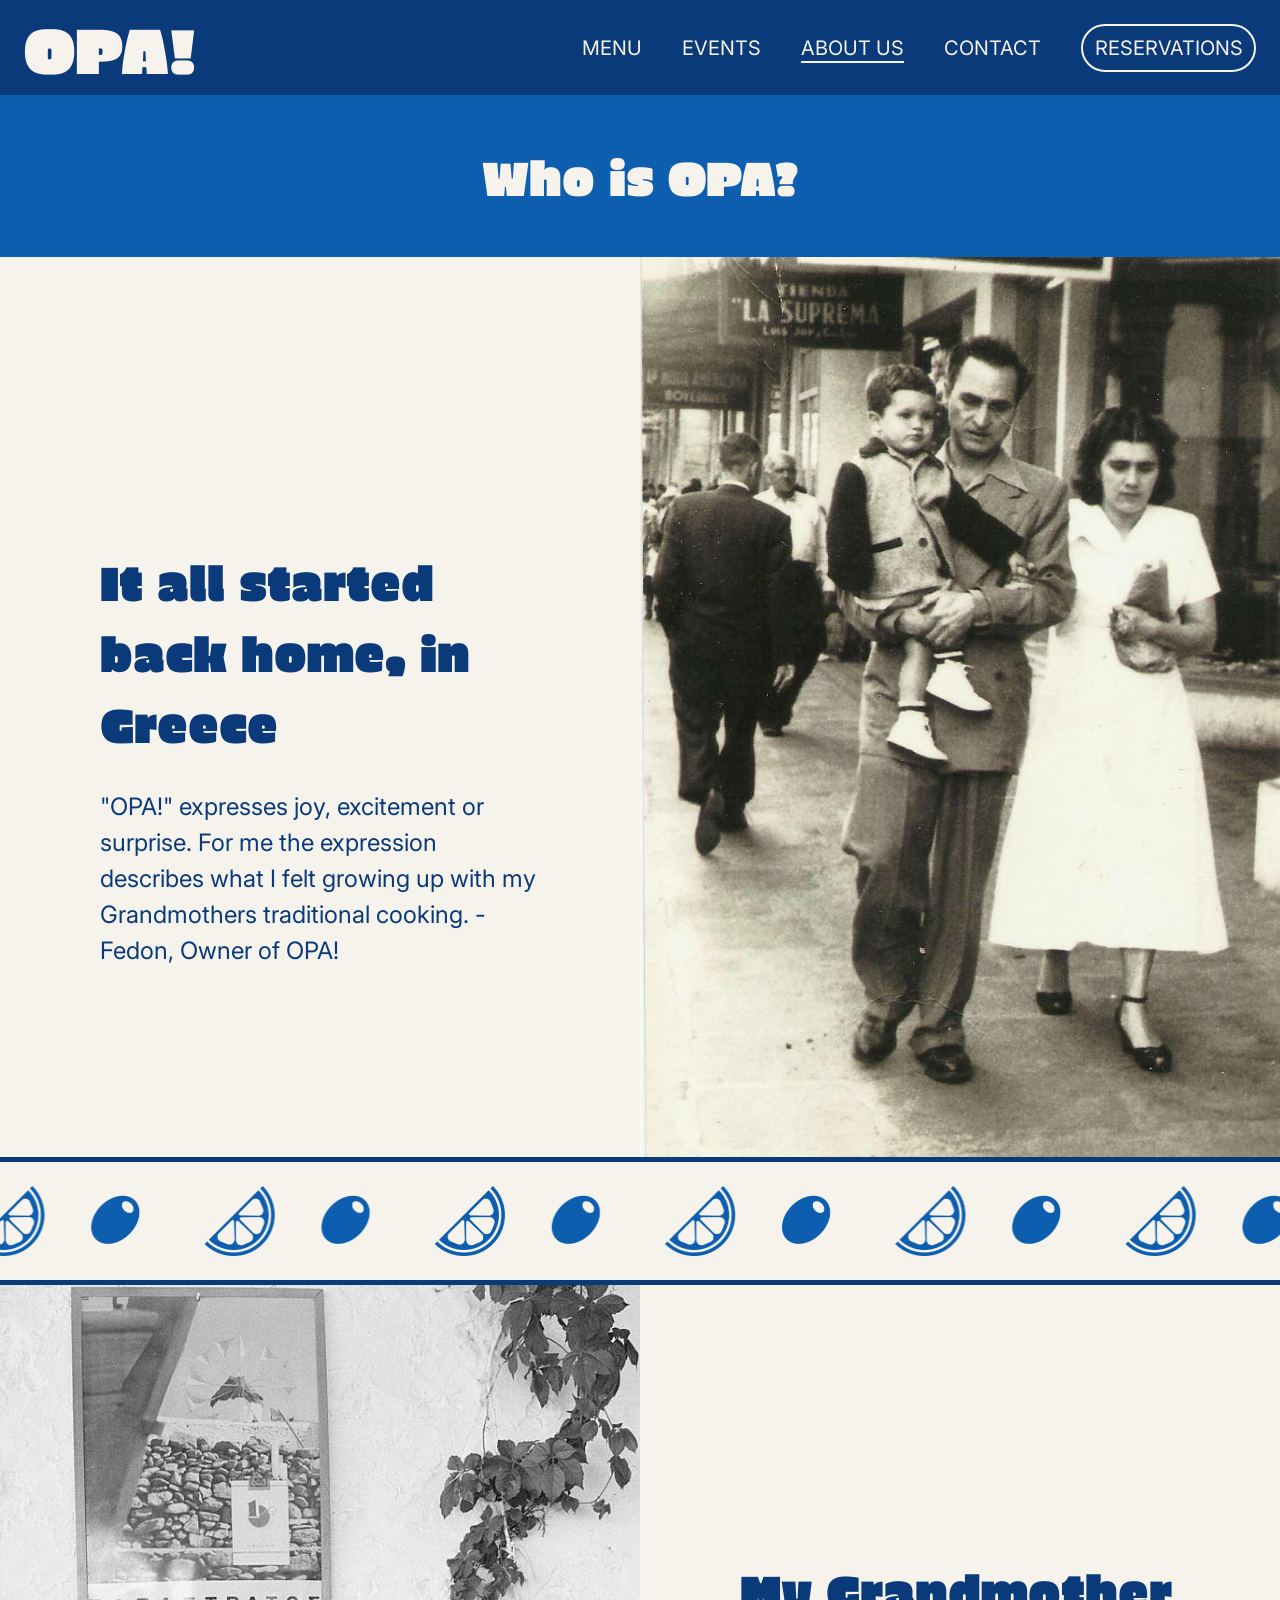
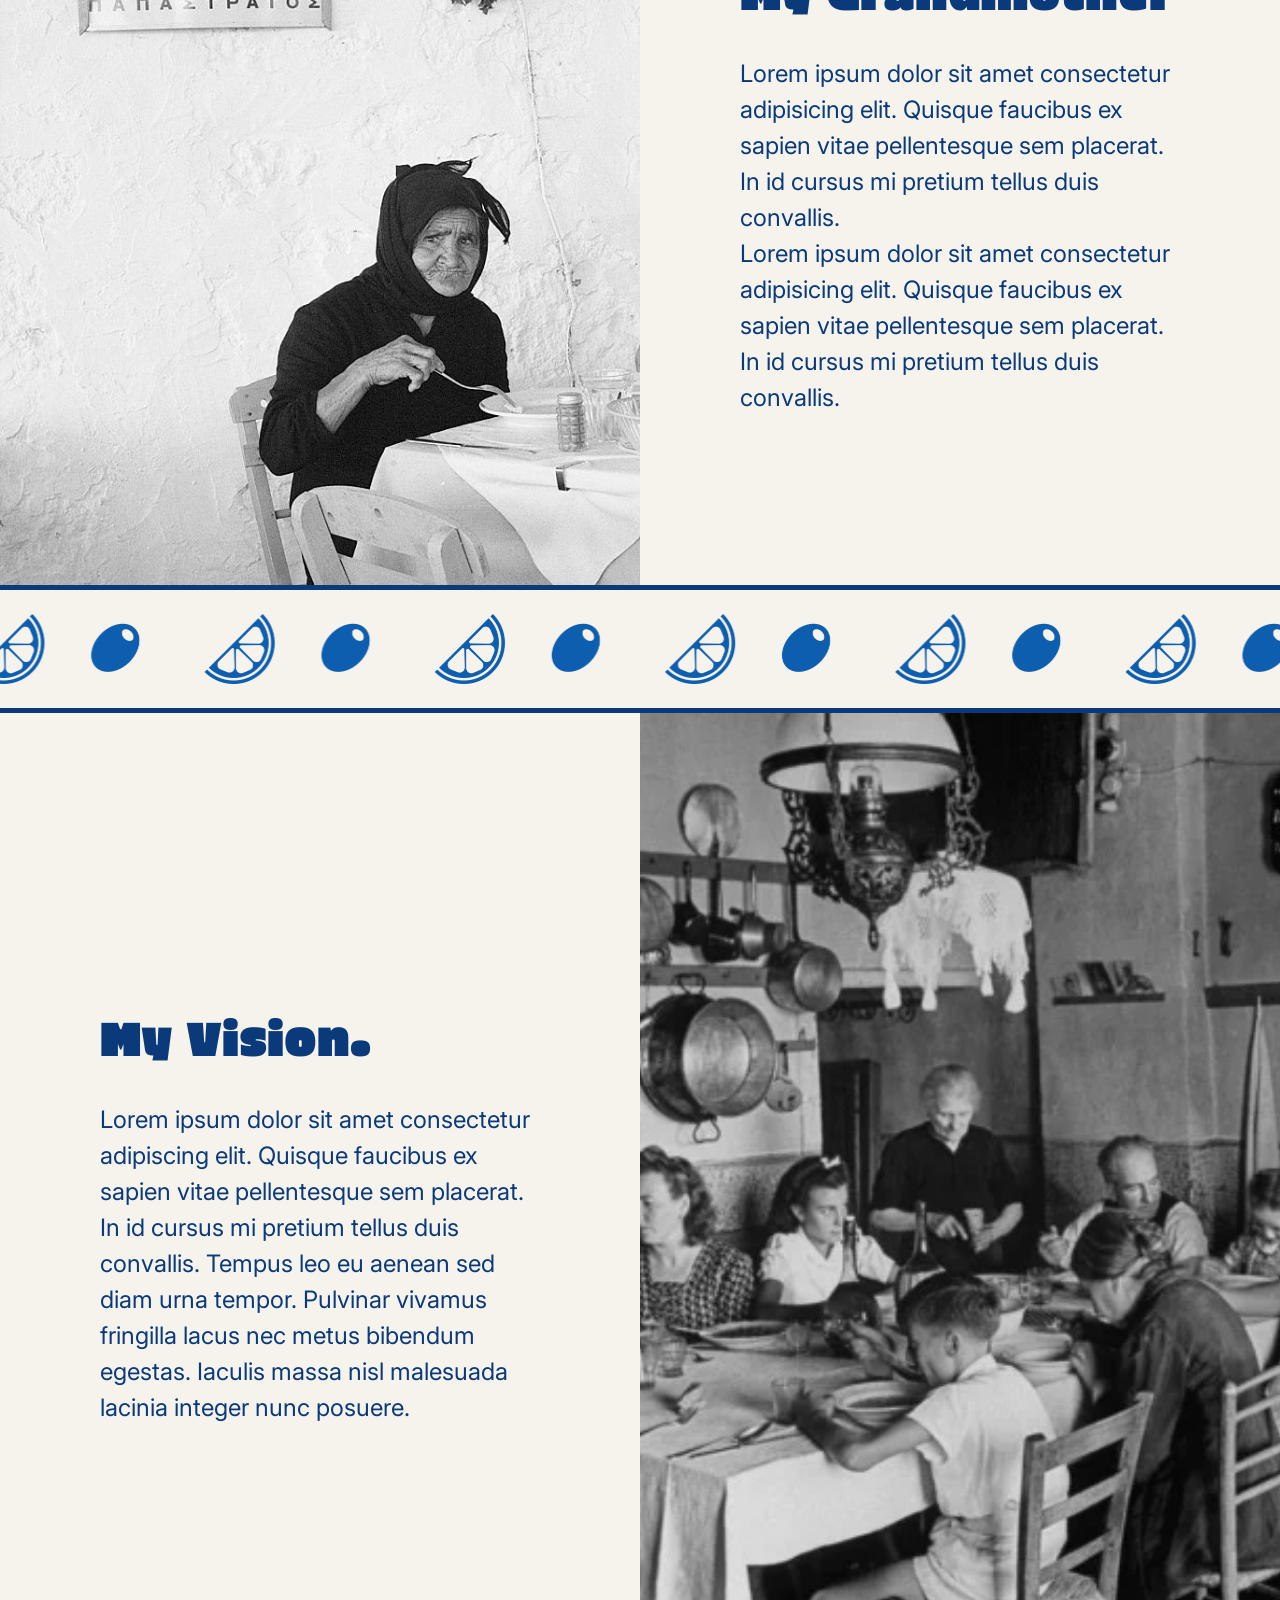
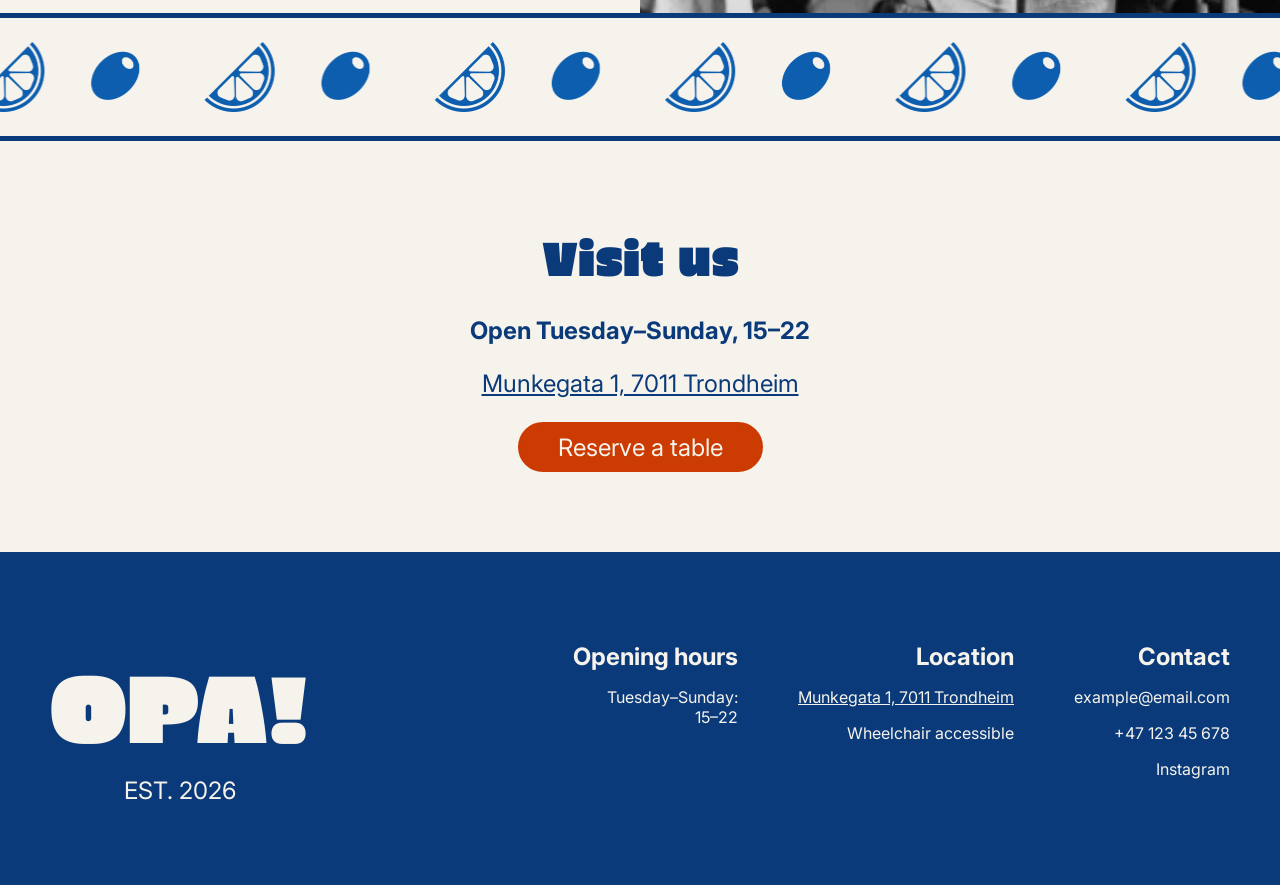
<file: OPA!/about-us.html>
<!DOCTYPE html>
<html lang="en">
<head>
    <!-- Gjør at spesielle tegn og bokstaver vises på nettsiden istedenfor errors-->
    <meta charset="UTF-8">
    <!-- Tilpasser nettsiden til forskjellige enheter-->
    <meta name="viewport" content="width=device-width, initial-scale=1">
    <title>About us – OPA!</title>
    <!-- Beskrivelse under nettsiden på google -->
    <meta name="description" content="Learn the story behind OPA!, a Greek restaurant in Trondheim.">
    <!-- Link til stylingen-->
    <link rel="preconnect" href="https://fonts.googleapis.com">
    <link rel="preconnect" href="https://fonts.gstatic.com" crossorigin>
    <link href="https://fonts.googleapis.com/css2?family=Erica+One&family=Inter:wght@400;700&display=swap" rel="stylesheet">
    <link rel="stylesheet" href="css/style.css">
    <script src="scripts/layout.js" defer></script>
    <!-- Script som bytter mellom menykategoriene -->

</head>
<body>
    <header></header>  <!-- fylles av scripts/layout.js -->

         
    <!-- Section 1 -->
    <main id="main">
        <section class="banner">
            <h1>Who is OPA?</h1>
        </section>

        <section class="Split-section">
            <div class="text-about">
                <h2>It all started back home, in Greece</h2>
                <p>
                "OPA!" expresses joy, excitement or surprise.
                For me the expression describes what I felt
                growing up with my Grandmothers traditional cooking.
                - Fedon, Owner of OPA!
                </p>
            </div>

            <div class="image-about">
                <img src="images/gmagpa.jpg" alt= "My mom wearing a white dress, walking next to my dad. my dad is wearing a grey suite while carriyng me as a child. We are walkimng at a sidewalk back home in greece.">
            </div>
        </section>

    <!-- OLIVEN BANNER -->
    <div class="divider" aria-hidden="true">
    </div>
        
    <!--Section 2 -->
    <section class="Split-section">
        <div class="image-about">
            <img src= "images/grandma.jpg" alt = "My grandmother sitting at a table at the resturant eating">
        </div>
        <div class="text-about">
            <h2>My Grandmother</h2>
            <p>
                Lorem ipsum dolor sit amet consectetur adipisicing elit.
                Quisque faucibus ex sapien vitae pellentesque sem placerat.
                In id cursus mi pretium tellus duis convallis.
            </p>
            <p>
                Lorem ipsum dolor sit amet consectetur adipisicing elit.
                Quisque faucibus ex sapien vitae pellentesque sem placerat.
                In id cursus mi pretium tellus duis convallis.
            </p>
        </div>
    </section>

    <!-- OLIVEN BANNER -->
    <div class="divider" aria-hidden="true">
    </div>

    <!-- Section 3 -->
    <section class="Split-section">

        <div class="text-about">
            <h2>My Vision.</h2>

            <p>
                Lorem ipsum dolor sit amet consectetur adipiscing elit. Quisque faucibus ex sapien vitae pellentesque sem placerat. 
                In id cursus mi pretium tellus duis convallis. Tempus leo eu aenean sed diam urna tempor. 
                Pulvinar vivamus fringilla lacus nec metus bibendum egestas. Iaculis massa nisl malesuada lacinia integer nunc posuere. 
            </p>
        </div>

        <div class="image-about">
            <img src ="images/familymeal.jpg" alt = "My big family sitting around a table having dinner back home in Greece">
        </div>

    </section>

    <!-- OLIVEN BANNER -->
    <div class="divider" aria-hidden="true">
    </div>

    <!-- Section 4: Praktisk info (ønsket fra brukertestingen i P3) -->
    <section class="visit-us">
        <h2>Visit us</h2>
        <!-- Åpningstider, fylles av scripts/layout.js -->
        <p class="opening-hours"></p>
        <address>
            <a href="https://maps.google.com/?q=Munkegata+1,+7011+Trondheim">Munkegata 1, 7011 Trondheim</a>
        </address>
        <a href="reservations.html" class="pillbutton primary">Reserve a table</a>
    </section>
    </main>
    
    <footer></footer>  <!-- fylles av scripts/layout.js -->
</body>
</html>
</file>
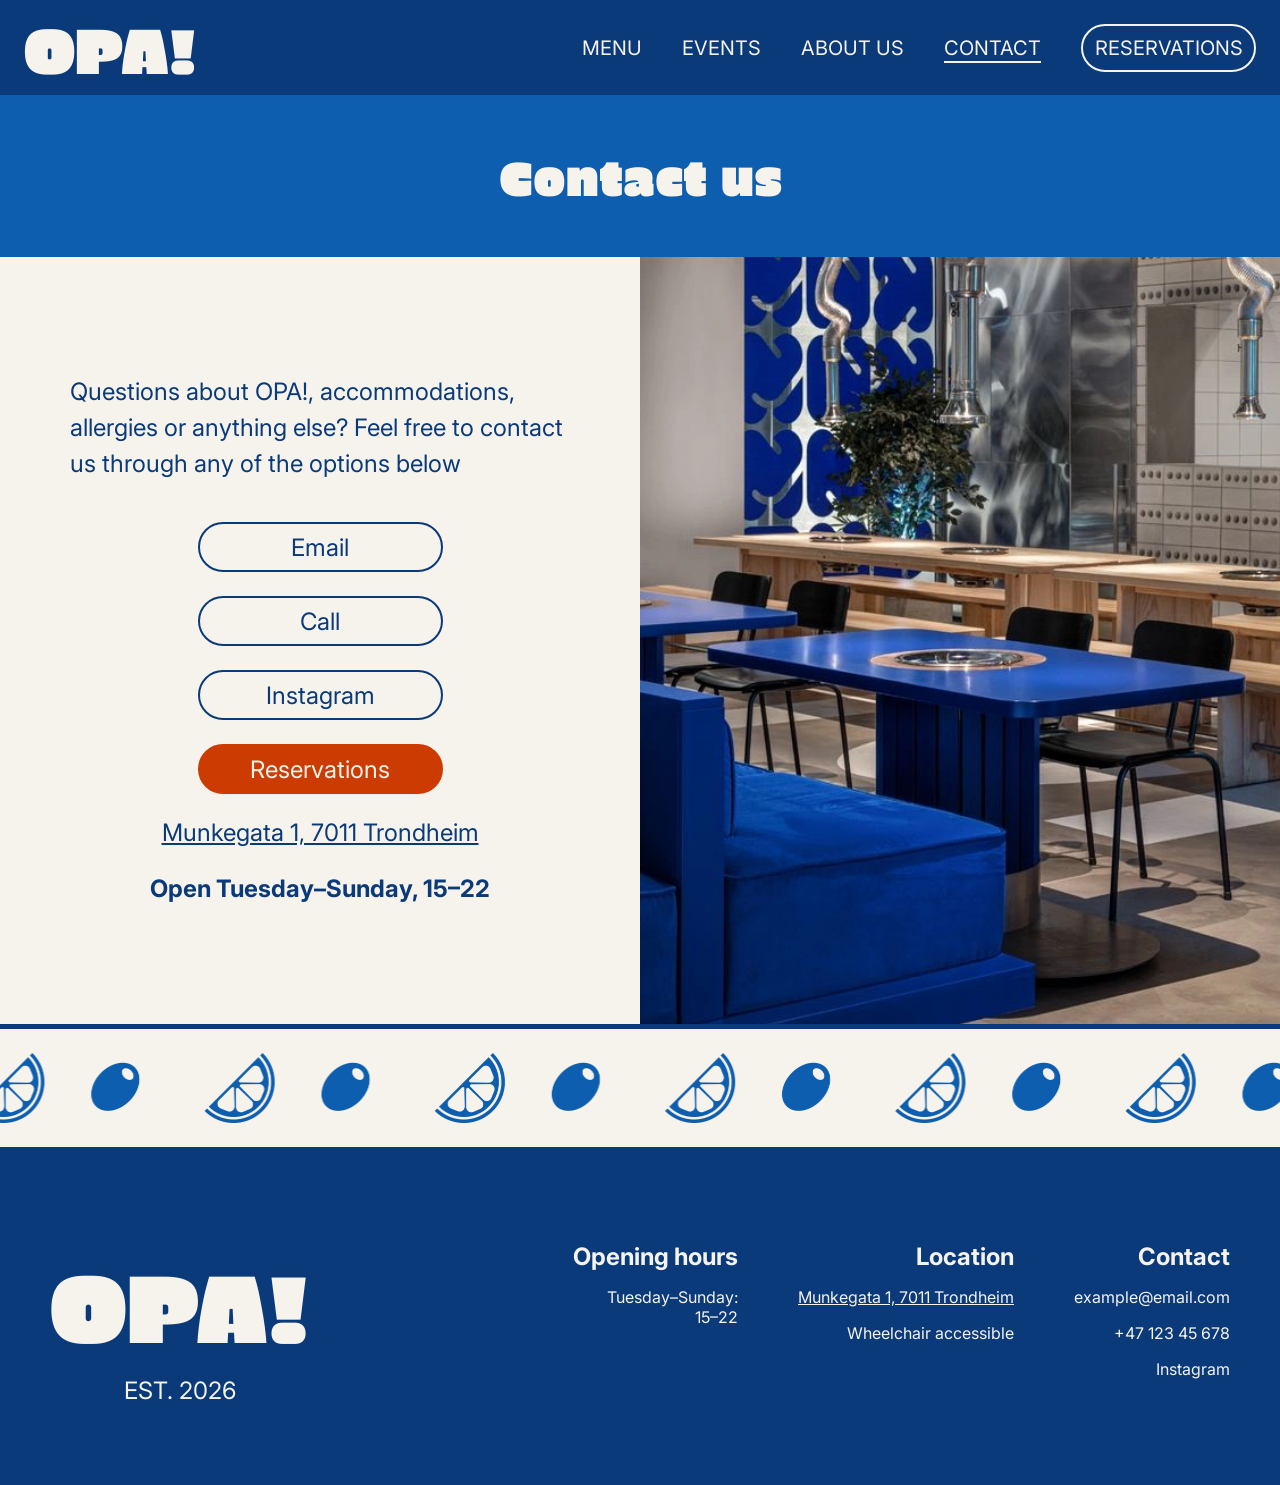
<file: OPA!/contact.html>
<!DOCTYPE html>
<html lang="en">
<head>
    <!-- Gjør at spesielle tegn og bokstaver vises på nettsiden istedenfor errors-->
    <meta charset="UTF-8">
    <!-- Tilpasser nettsiden til forskjellige enheter-->
    <meta name="viewport" content="width=device-width, initial-scale=1">
    <title>Contact – OPA!</title>
    <!-- Beskrivelse under nettsiden på google -->
    <meta name="description" content="Get in touch with OPA!, a Greek restaurant in Trondheim.">
    <!-- Link til stylingen-->
    <link rel="preconnect" href="https://fonts.googleapis.com">
    <link rel="preconnect" href="https://fonts.gstatic.com" crossorigin>
    <link href="https://fonts.googleapis.com/css2?family=Erica+One&family=Inter:wght@400;700&display=swap" rel="stylesheet">
    <link rel="stylesheet" href="css/style.css">
    <script src="scripts/layout.js" defer></script>
</head>
<body>
    <header></header>  <!-- fylles av scripts/layout.js -->


    <main id="main">
        <!-- Contact Us -->
        <section class="banner">
            <h1>Contact us</h1>
        </section>

        
        <!--  contact us + knapper + adresse + interiørbilde-->
        <section class="contact">
            <div class="contact-text">
                <p> Questions about OPA!, 
                    accommodations, allergies or anything else? Feel free to contact us through any of the options below</p>
                
                <a href=" " class="pillbutton secondary">Email</a>
                <a href=" " class="pillbutton secondary">Call</a>
                <a href=" " class="pillbutton secondary">Instagram</a>
                <a href="reservations.html" class="pillbutton primary">Reservations</a>
                
                <address>
                    <a href="https://maps.google.com/?q=Munkegata+1,+7011+Trondheim">Munkegata 1, 7011 Trondheim </a>
                </address>
                <!-- Åpningstider, fylles av scripts/layout.js -->
                <p class="opening-hours"></p>
                
            </div>
            
            <img src="images/resturant.jpg" alt=" A modern restaurant with cobalt blue tables and a velvet sofa, grills built into the tables, shiny steel ventilation pipes above each one and long benches in light wood. Bold, stylish and urban, with a cool, contemporary feel.">
        
        </section>
        <div class="divider" aria-hidden="true"></div>
    </main>


    

    <footer></footer>  <!-- fylles av scripts/layout.js -->
</body>
</html>
</file>
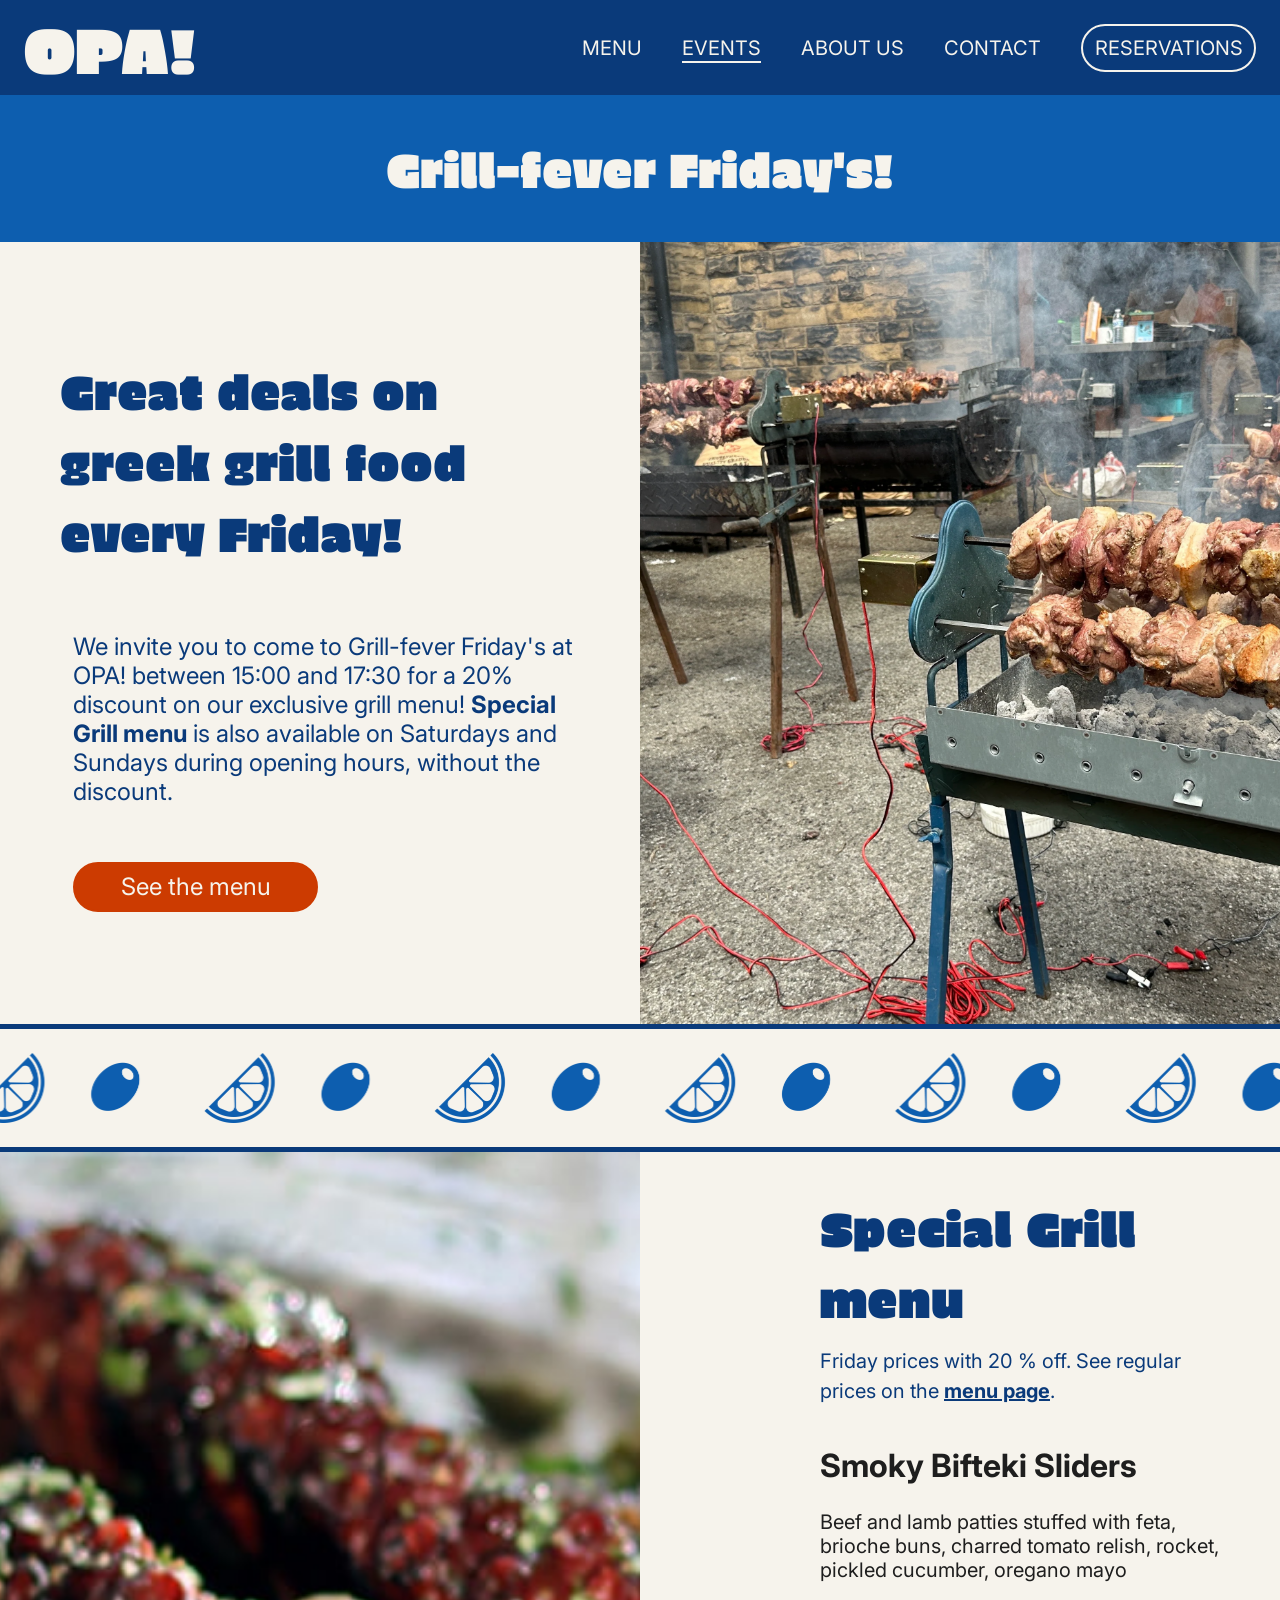
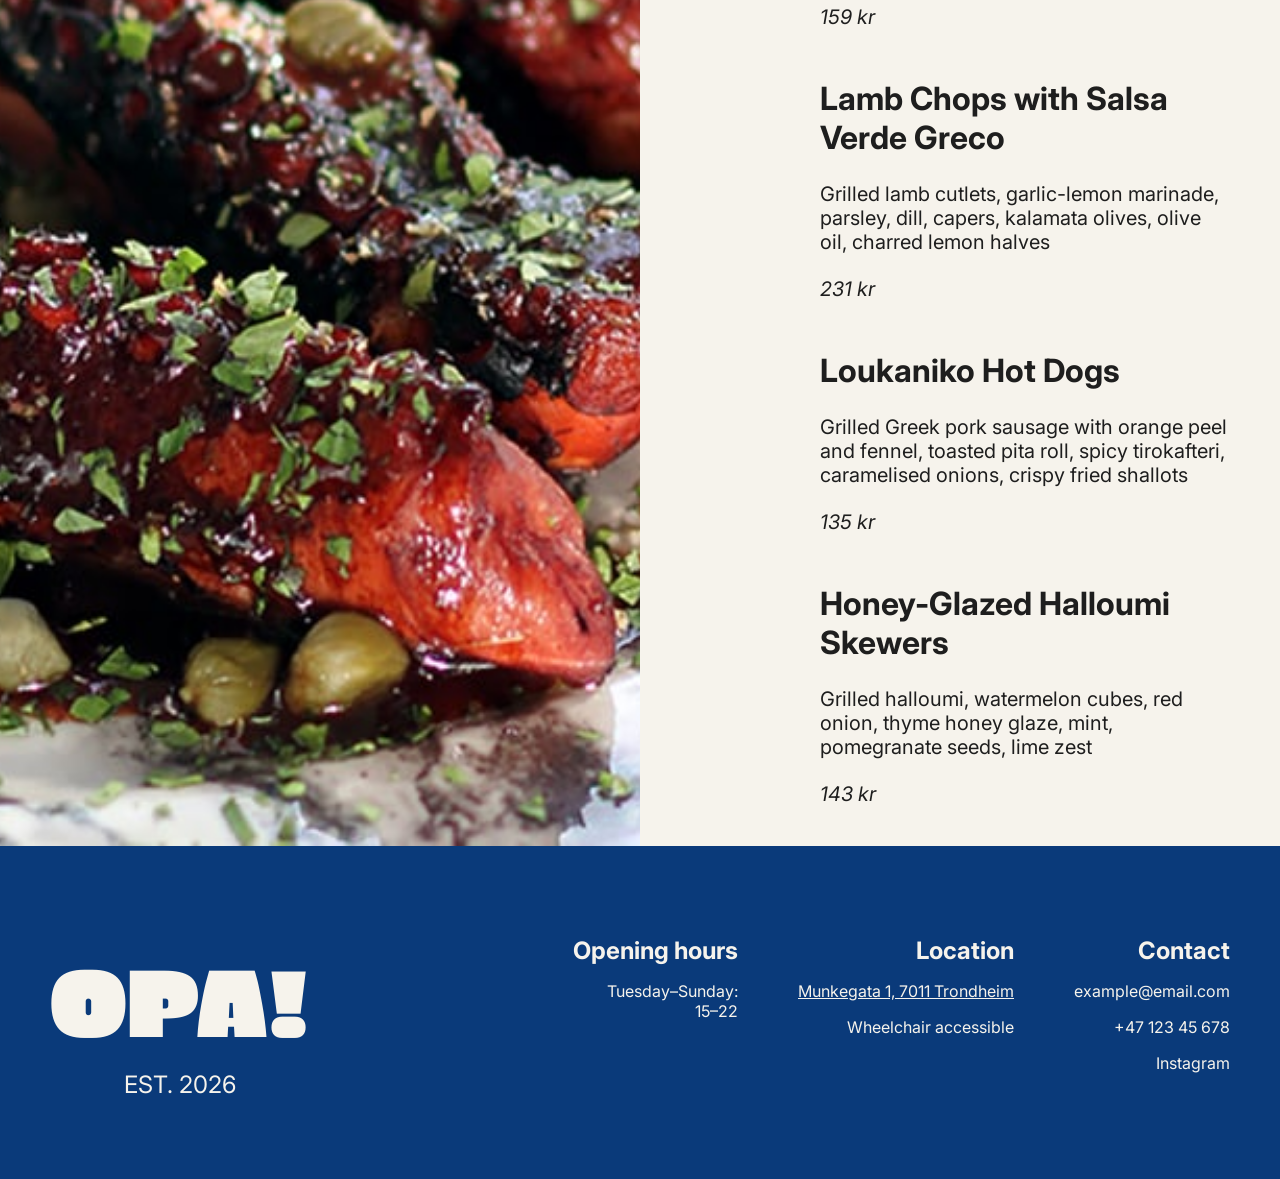
<file: OPA!/events.html>
<!DOCTYPE html>
<html lang="en">
<head>
    <!-- Gjør at spesielle tegn og bokstaver vises på nettsiden istedenfor errors-->
    <meta charset="UTF-8">
    <!-- Tilpasser nettsiden til forskjellige enheter-->
    <meta name="viewport" content="width=device-width, initial-scale=1">
    <title>Events – OPA!</title>
    <!-- Beskrivelse under nettsiden på google -->
    <meta name="description" content="See upcoming events at OPA!, a Greek restaurant in Trondheim.">
    <!-- Link til stylingen-->
    <link rel="preconnect" href="https://fonts.googleapis.com">
    <link rel="preconnect" href="https://fonts.gstatic.com" crossorigin>
    <link href="https://fonts.googleapis.com/css2?family=Erica+One&family=Inter:wght@400;700&display=swap" rel="stylesheet">
    <link rel="stylesheet" href="css/style.css">
    <script src="scripts/layout.js" defer></script>
</head>
<body>
    <header></header>  <!-- fylles av scripts/layout.js -->
     <main id="main" class="event-page">
        <!-- Blått banner med navnet på eventet (samme som på forsiden) -->
        <section class="banner">
            <h1>Grill-fever Friday's!</h1>
        </section>
 
        <!-- Tekst om eventet til venstre, bilde til høyre (samme oppsett som welcome på forsiden) -->
        <section class="welcome">
            <div class="welcome-text event-text">
                <h2>Great deals on greek grill food every Friday!</h2>
                <p>
                    We invite you to come to Grill-fever Friday's at OPA! between 15:00 and 17:30
                    for a 20% discount on our exclusive grill menu! <strong>Special Grill menu</strong>
                    is also available on Saturdays and Sundays during opening hours, without the discount.
                </p>
                <!-- Hopper ned til menyen lenger ned på siden (ønsket fra brukertestingen i P3) -->
                <a href="#grill-menu" class="pillbutton primary">See the menu</a>
            </div>
            <img src="images/grill.jpg" alt="Long skewers of marinated meat turning over glowing charcoal on a large outdoor grill, with smoke rising against an old stone wall. Rustic, smoky and festive, like a Greek grill party.">
        </section>
 
        <!-- oliven stripe med aria-hidden for accessibility -->
        <div class="divider" aria-hidden="true">
        </div>
 
        <!-- Bilde til venstre, grillmenyen til høyre (samme oppsett som location på forsiden) -->
        <section class="location">
            <img src="images/grilledoctopus.jpg" alt="Close-up of charred, glazed grilled octopus tentacles topped with chopped fresh herbs and capers. Smoky, juicy and full of flavour.">
 
            <div class="event-dishes" id="grill-menu">
                <h2 class="event-menu-title">Special Grill menu</h2>
                <p class="event-menu-note">
                    Friday prices with 20&nbsp;% off. See regular prices on the
                    <a href="menu.html#special-grill">menu page</a>.
                </p>
                <!-- Bruker samme klasser som menysiden (dish, dish-desc, dish-price) -->
                <ul class="dish-list">
                    <li class="dish">
                        <h3>Smoky Bifteki Sliders</h3>
                        <p class="dish-desc">Beef and lamb patties stuffed with feta, brioche buns, charred tomato relish, rocket, pickled cucumber, oregano mayo</p>
                        <p class="dish-price">159 kr</p>
                    </li>
                    <li class="dish">
                        <h3>Lamb Chops with Salsa Verde Greco</h3>
                        <p class="dish-desc">Grilled lamb cutlets, garlic-lemon marinade, parsley, dill, capers, kalamata olives, olive oil, charred lemon halves</p>
                        <p class="dish-price">231 kr</p>
                    </li>
                    <li class="dish">
                        <h3>Loukaniko Hot Dogs</h3>
                        <p class="dish-desc">Grilled Greek pork sausage with orange peel and fennel, toasted pita roll, spicy tirokafteri, caramelised onions, crispy fried shallots</p>
                        <p class="dish-price">135 kr</p>
                    </li>
                    <li class="dish">
                        <h3>Honey-Glazed Halloumi Skewers</h3>
                        <p class="dish-desc">Grilled halloumi, watermelon cubes, red onion, thyme honey glaze, mint, pomegranate seeds, lime zest</p>
                        <p class="dish-price">143 kr</p>
                    </li>
                </ul>
            </div>
        </section>
    </main>
 
    <footer></footer>  <!-- fylles av scripts/layout.js -->
</body>
</html>
</file>
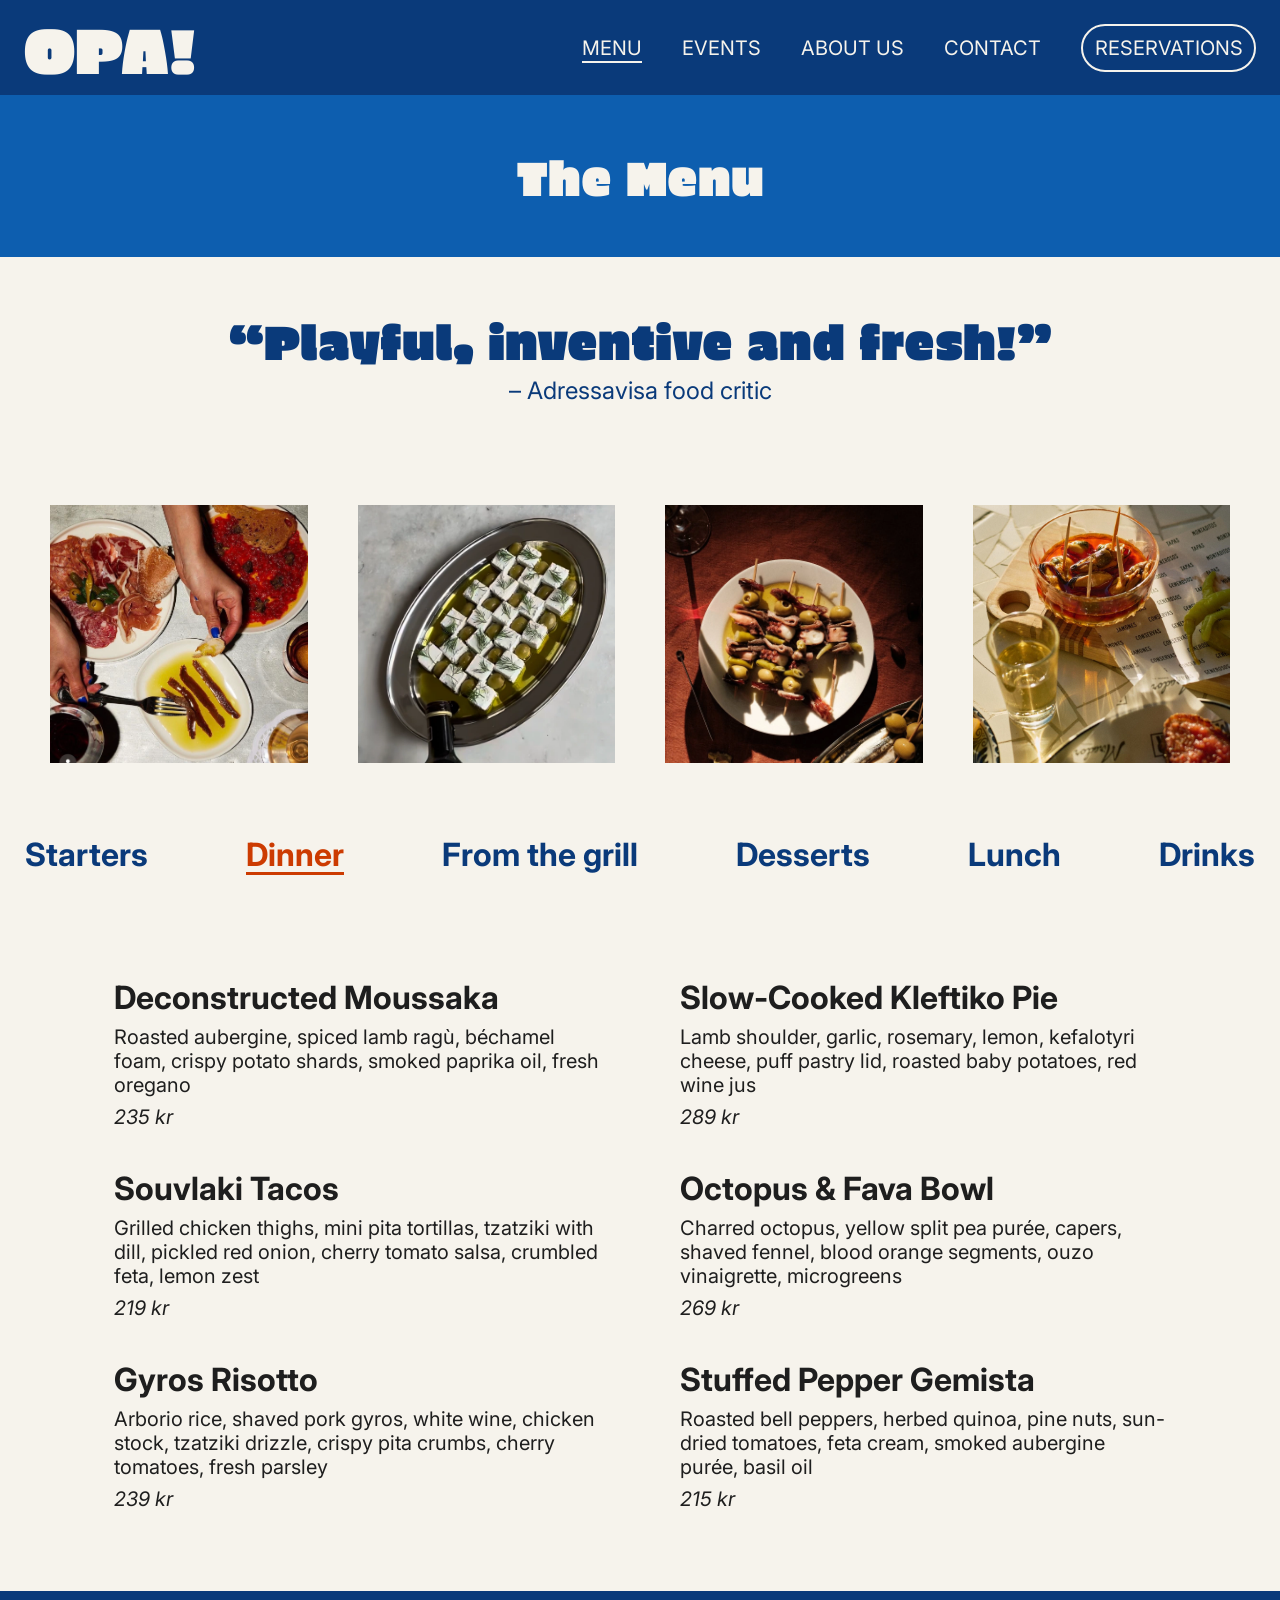
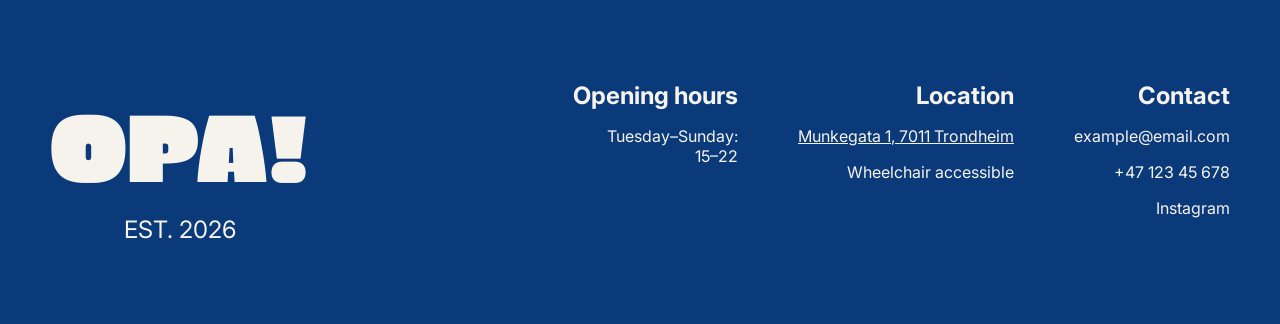
<file: OPA!/menu.html>
<!DOCTYPE html>
<html lang="en">
<head>
    <!-- Gjør at spesielle tegn og bokstaver vises på nettsiden istedenfor errors-->
    <meta charset="UTF-8">
    <!-- Tilpasser nettsiden til forskjellige enheter-->
    <meta name="viewport" content="width=device-width, initial-scale=1">
    <title>Menu – OPA!</title>
    <!-- Beskrivelse under nettsiden på google -->
    <meta name="description" content="See the menu at OPA!, a Greek restaurant in Trondheim.">
    <!-- Link til stylingen-->
    <link rel="preconnect" href="https://fonts.googleapis.com">
    <link rel="preconnect" href="https://fonts.gstatic.com" crossorigin>
    <link href="https://fonts.googleapis.com/css2?family=Erica+One&family=Inter:wght@400;700&display=swap" rel="stylesheet">
    <link rel="stylesheet" href="css/style.css">
    <script src="scripts/layout.js" defer></script>
    <!-- Script som bytter mellom menykategoriene -->
    <script src="scripts/menu.js" defer></script>
</head>
<body>
    <header></header>  <!-- fylles av scripts/layout.js -->

    <!-- Hovedinnhold -->
    <main id="main">
        <!-- Banner med sidetittel -->
        <div class="banner">
            <h1>The Menu</h1>
        </div>

        <!-- Sitat fra anmelder -->
        <figure class="quote">
            <blockquote>
                <p>“Playful, inventive and fresh!”</p>
            </blockquote>
            <figcaption>– Adressavisa food critic</figcaption>
        </figure>

        
        <!-- Bildegalleri -->
        <section class="reviews reviews-light">
    <div class="review-images">
        <img src="images/food.jpg" alt="Tapas seen from above: a platter of cured meats, olives and bread, anchovy fillets in golden olive oil, and a red pepper spread with crispy toast. Hands with bright blue nails reach in to share, next to glasses of wine. Playful, social and lively, like a night out with friends.">
        <img src="images/food2.jpg" alt="Cubes of feta topped with dill and green olives arranged in a checkerboard pattern on an oval steel tray, while olive oil is poured over. Simple, fresh and a little playful.">
        <img src="images/food3.jpg" alt="Tapas skewers with octopus, anchovies, green olives, pickled chilies and cured ham on a white plate, set on a rust-red linen tablecloth with a bowl of olives and a dish of white anchovies. Strong sunlight and deep shadows make it feel warm, intimate and Mediterranean.">
        <img src="images/food4.jpg" alt="Marinated mussels in red oil with toothpicks in a small glass bowl on a wooden board, beside a glass of sherry, pickled green chilies and tomato bread. Golden afternoon sun falls across a mosaic table, warm, slow and relaxed.">
    </div>
</section>

        <!-- Lenker for å bytte mellom menykategoriene (menu.js) -->
        <nav class="menu-tabs" aria-label="Menu categories">
            <ul>
                <li><a class="menu-tab" href="#starters">Starters</a></li>
                <li><a class="menu-tab" href="#dinner">Dinner</a></li>
                <li><a class="menu-tab" href="#special-grill">From the grill</a></li>
                <li><a class="menu-tab" href="#desserts">Desserts</a></li>
                <li><a class="menu-tab" href="#lunch">Lunch</a></li>
                <li><a class="menu-tab" href="#drinks">Drinks</a></li>
            </ul>
        </nav>

        <!-- Starters -->
        <section class="menu-section" id="starters" aria-labelledby="starters-title">
            <h2 class="visually-hidden" id="starters-title">Starters</h2>
            <ul class="dish-list">
                <li class="dish">
                    <h3>Tzatziki &amp; Warm Pita</h3>
                    <p class="dish-desc">Strained yoghurt, cucumber, garlic, dill, olive oil, grilled pita</p>
                    <p class="dish-price">95 kr</p>
                </li>
                <li class="dish">
                    <h3>Whipped Feta with Honey</h3>
                    <p class="dish-desc">Whipped feta, thyme honey, walnuts, black pepper, charred sourdough</p>
                    <p class="dish-price">115 kr</p>
                </li>
                <li class="dish">
                    <h3>Zucchini Keftedes</h3>
                    <p class="dish-desc">Crispy zucchini and mint fritters, lemon yoghurt, pickled chili</p>
                    <p class="dish-price">105 kr</p>
                </li>
                <li class="dish">
                    <h3>Dolmades</h3>
                    <p class="dish-desc">Vine leaves stuffed with herbed rice, dill, lemon, olive oil</p>
                    <p class="dish-price">99 kr</p>
                </li>
            </ul>
        </section>

        <!-- Dinner -->
        <section class="menu-section" id="dinner" aria-labelledby="dinner-title">
            <h2 class="visually-hidden" id="dinner-title">Dinner</h2>
            <ul class="dish-list">
                <li class="dish">
                    <h3>Deconstructed Moussaka</h3>
                    <p class="dish-desc">Roasted aubergine, spiced lamb ragù, béchamel foam, crispy potato shards, smoked paprika oil, fresh oregano</p>
                    <p class="dish-price">235 kr</p>
                </li>
                <li class="dish">
                    <h3>Slow-Cooked Kleftiko Pie</h3>
                    <p class="dish-desc">Lamb shoulder, garlic, rosemary, lemon, kefalotyri cheese, puff pastry lid, roasted baby potatoes, red wine jus</p>
                    <p class="dish-price">289 kr</p>
                </li>
                <li class="dish">
                    <h3>Souvlaki Tacos</h3>
                    <p class="dish-desc">Grilled chicken thighs, mini pita tortillas, tzatziki with dill, pickled red onion, cherry tomato salsa, crumbled feta, lemon zest</p>
                    <p class="dish-price">219 kr</p>
                </li>
                <li class="dish">
                    <h3>Octopus &amp; Fava Bowl</h3>
                    <p class="dish-desc">Charred octopus, yellow split pea purée, capers, shaved fennel, blood orange segments, ouzo vinaigrette, microgreens</p>
                    <p class="dish-price">269 kr</p>
                </li>
                <li class="dish">
                    <h3>Gyros Risotto</h3>
                    <p class="dish-desc">Arborio rice, shaved pork gyros, white wine, chicken stock, tzatziki drizzle, crispy pita crumbs, cherry tomatoes, fresh parsley</p>
                    <p class="dish-price">239 kr</p>
                </li>
                <li class="dish">
                    <h3>Stuffed Pepper Gemista</h3>
                    <p class="dish-desc">Roasted bell peppers, herbed quinoa, pine nuts, sun-dried tomatoes, feta cream, smoked aubergine purée, basil oil</p>
                    <p class="dish-price">215 kr</p>
                </li>
            </ul>
        </section>

        <!-- Special Grill (samme meny som på events.html, ønsket fra brukertestingen i P3) -->
        <section class="menu-section" id="special-grill" aria-labelledby="special-grill-title">
            <h2 class="visually-hidden" id="special-grill-title">Special Grill menu</h2>
            <p class="menu-note">
                Our Special Grill menu is served Friday to Sunday.
                On Fridays between 15:00 and 17:30 you get 20&nbsp;% off at
                <a href="events.html">Grill-fever Friday's</a>.
            </p>
            <ul class="dish-list">
                <li class="dish">
                    <h3>Smoky Bifteki Sliders</h3>
                    <p class="dish-desc">Beef and lamb patties stuffed with feta, brioche buns, charred tomato relish, rocket, pickled cucumber, oregano mayo</p>
                    <p class="dish-price">199 kr</p>
                </li>
                <li class="dish">
                    <h3>Lamb Chops with Salsa Verde Greco</h3>
                    <p class="dish-desc">Grilled lamb cutlets, garlic-lemon marinade, parsley, dill, capers, kalamata olives, olive oil, charred lemon halves</p>
                    <p class="dish-price">289 kr</p>
                </li>
                <li class="dish">
                    <h3>Loukaniko Hot Dogs</h3>
                    <p class="dish-desc">Grilled Greek pork sausage with orange peel and fennel, toasted pita roll, spicy tirokafteri, caramelised onions, crispy fried shallots</p>
                    <p class="dish-price">169 kr</p>
                </li>
                <li class="dish">
                    <h3>Honey-Glazed Halloumi Skewers</h3>
                    <p class="dish-desc">Grilled halloumi, watermelon cubes, red onion, thyme honey glaze, mint, pomegranate seeds, lime zest</p>
                    <p class="dish-price">179 kr</p>
                </li>
            </ul>
        </section>

        <!-- Desserts -->
        <section class="menu-section" id="desserts" aria-labelledby="desserts-title">
            <h2 class="visually-hidden" id="desserts-title">Desserts</h2>
            <ul class="dish-list">
                <li class="dish">
                    <h3>Baklava Cheesecake</h3>
                    <p class="dish-desc">Pistachio and honey, filo crumble, cinnamon cream</p>
                    <p class="dish-price">109 kr</p>
                </li>
                <li class="dish">
                    <h3>Galaktoboureko</h3>
                    <p class="dish-desc">Semolina custard in crisp filo, orange syrup</p>
                    <p class="dish-price">99 kr</p>
                </li>
                <li class="dish">
                    <h3>Loukoumades</h3>
                    <p class="dish-desc">Warm Greek doughnuts, thyme honey, walnuts, cinnamon</p>
                    <p class="dish-price">95 kr</p>
                </li>
                <li class="dish">
                    <h3>Yoghurt with Spoon Sweets</h3>
                    <p class="dish-desc">Thick Greek yoghurt, candied cherries, pistachios</p>
                    <p class="dish-price">89 kr</p>
                </li>
            </ul>
        </section>

        <!-- Lunch -->
        <section class="menu-section" id="lunch" aria-labelledby="lunch-title">
            <h2 class="visually-hidden" id="lunch-title">Lunch</h2>
            <ul class="dish-list">
                <li class="dish">
                    <h3>Chicken Gyros Pita</h3>
                    <p class="dish-desc">Grilled chicken, tomato, red onion, tzatziki and crispy fries wrapped in warm pita</p>
                    <p class="dish-price">149 kr</p>
                </li>
                <li class="dish">
                    <h3>Greek Salad Bowl</h3>
                    <p class="dish-desc">Tomato, cucumber, red onion, olives, feta, oregano dressing</p>
                    <p class="dish-price">139 kr</p>
                </li>
                <li class="dish">
                    <h3>Spanakopita &amp; Salad</h3>
                    <p class="dish-desc">Spinach and feta pie in crisp filo, green salad, lemon dressing</p>
                    <p class="dish-price">129 kr</p>
                </li>
                <li class="dish">
                    <h3>Lunch Meze Plate</h3>
                    <p class="dish-desc">Tzatziki, hummus, olives, feta, dolmades and warm pita</p>
                    <p class="dish-price">159 kr</p>
                </li>
            </ul>
        </section>

        <!-- Drinks -->
        <section class="menu-section" id="drinks" aria-labelledby="drinks-title">
            <h2 class="visually-hidden" id="drinks-title">Drinks</h2>
            <ul class="dish-list">
                <li class="dish">
                    <h3>Assyrtiko (glass)</h3>
                    <p class="dish-desc">Crisp white wine from Santorini with citrus and sea salt notes</p>
                    <p class="dish-price">129 kr</p>
                </li>
                <li class="dish">
                    <h3>Agiorgitiko (glass)</h3>
                    <p class="dish-desc">Smooth red wine with ripe cherry and soft spice</p>
                    <p class="dish-price">129 kr</p>
                </li>
                <li class="dish">
                    <h3>Ouzo (4 cl)</h3>
                    <p class="dish-desc">Served with ice and water</p>
                    <p class="dish-price">89 kr</p>
                </li>
                <li class="dish">
                    <h3>Mythos Lager (0.4 l)</h3>
                    <p class="dish-desc">Light Greek lager</p>
                    <p class="dish-price">99 kr</p>
                </li>
                <li class="dish">
                    <h3>Greek Frappé</h3>
                    <p class="dish-desc">Iced coffee whipped to a foam, with or without milk</p>
                    <p class="dish-price">65 kr</p>
                </li>
                <li class="dish">
                    <h3>Homemade Lemonade</h3>
                    <p class="dish-desc">Lemon, thyme and mint</p>
                    <p class="dish-price">69 kr</p>
                </li>
            </ul>
        </section>
    </main>
    <footer></footer>  <!-- fylles av scripts/layout.js -->
</body>
</html>
</file>
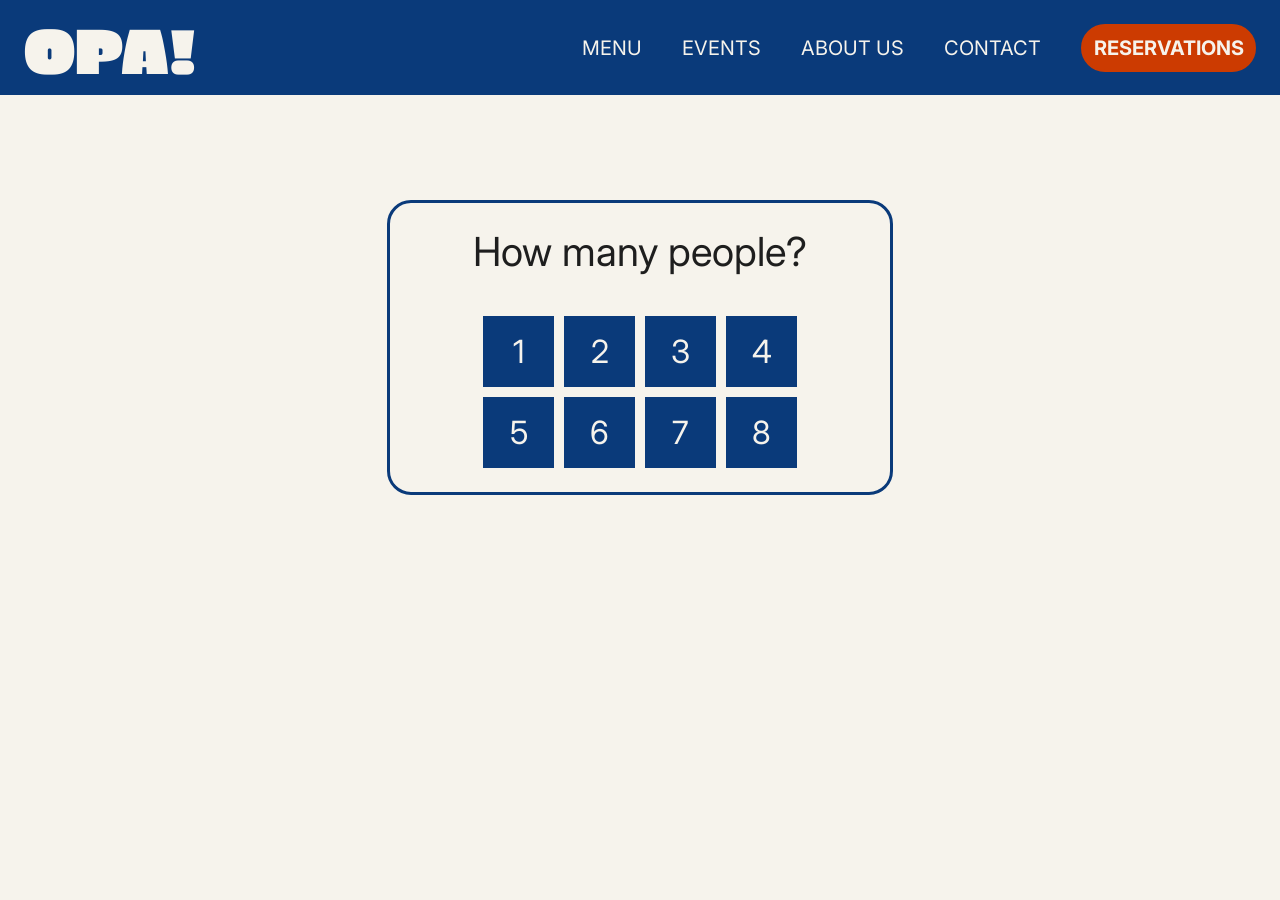
<file: OPA!/reservations.html>
<!DOCTYPE html>
<html lang="en">
<head>
    <!-- Gjør at spesielle tegn og bokstaver vises på nettsiden istedenfor errors-->
    <meta charset="UTF-8">
    <!-- Tilpasser nettsiden til forskjellige enheter-->
    <meta name="viewport" content="width=device-width, initial-scale=1">
    <title>Reservations – OPA!</title>
    <!-- Beskrivelse under nettsiden på google -->
    <meta name="description" content="Book a table at OPA!, a Greek restaurant in Trondheim city centre.">
    <!-- Link til stylingen-->
    <link rel="preconnect" href="https://fonts.googleapis.com">
    <link rel="preconnect" href="https://fonts.gstatic.com" crossorigin>
    <link href="https://fonts.googleapis.com/css2?family=Erica+One&family=Inter:wght@400;700&display=swap" rel="stylesheet">
    <link rel="stylesheet" href="css/style.css">
    <script src="scripts/layout.js" defer></script>
    <script src="scripts/reservations.js" defer></script>
</head>
<body>
    <header></header>  <!-- fylles av scripts/layout.js -->
    <main id="main" class="reservation">
        <h1 class="visually-hidden">Book a table at OPA!</h1>
 
        <!-- Venstre kolonne: det brukeren har valgt så langt -->
        <aside class="summary" id="summary" aria-label="Your booking so far" hidden>
 
            <div class="summary-box" id="summary-guests" hidden>
                <span class="summary-label">Guests</span>
                <span class="summary-value" id="value-guests"></span>
                <button type="button" class="edit-btn" data-step="guests" aria-label="Change number of guests">
                    <svg width="34" height="34" viewBox="0 0 1024 1024" aria-hidden="true"><path fill="currentColor" d="M880 836H144c-17.7 0-32 14.3-32 32v36c0 4.4 3.6 8 8 8h784c4.4 0 8-3.6 8-8v-36c0-17.7-14.3-32-32-32m-622.3-84c2 0 4-.2 6-.5L431.9 722c2-.4 3.9-1.3 5.3-2.8l423.9-423.9a9.96 9.96 0 0 0 0-14.1L694.9 114.9c-1.9-1.9-4.4-2.9-7.1-2.9s-5.2 1-7.1 2.9L256.8 538.8c-1.5 1.5-2.4 3.3-2.8 5.3l-29.5 168.2a33.5 33.5 0 0 0 9.4 29.8c6.6 6.4 14.9 9.9 23.8 9.9"/></svg>
                </button>
            </div>
 
            <div class="summary-box" id="summary-date" hidden>
                <span class="summary-label">Date</span>
                <span class="summary-value" id="value-date"></span>
                <button type="button" class="edit-btn" data-step="date" aria-label="Change date">
                    <svg width="34" height="34" viewBox="0 0 1024 1024" aria-hidden="true"><path fill="currentColor" d="M880 836H144c-17.7 0-32 14.3-32 32v36c0 4.4 3.6 8 8 8h784c4.4 0 8-3.6 8-8v-36c0-17.7-14.3-32-32-32m-622.3-84c2 0 4-.2 6-.5L431.9 722c2-.4 3.9-1.3 5.3-2.8l423.9-423.9a9.96 9.96 0 0 0 0-14.1L694.9 114.9c-1.9-1.9-4.4-2.9-7.1-2.9s-5.2 1-7.1 2.9L256.8 538.8c-1.5 1.5-2.4 3.3-2.8 5.3l-29.5 168.2a33.5 33.5 0 0 0 9.4 29.8c6.6 6.4 14.9 9.9 23.8 9.9"/></svg>
                </button>
            </div>
 
            <div class="summary-box" id="summary-time" hidden>
                <span class="summary-label">Time</span>
                <span class="summary-value" id="value-time"></span>
                <button type="button" class="edit-btn" data-step="time" aria-label="Change time">
                    <svg width="34" height="34" viewBox="0 0 1024 1024" aria-hidden="true"><path fill="currentColor" d="M880 836H144c-17.7 0-32 14.3-32 32v36c0 4.4 3.6 8 8 8h784c4.4 0 8-3.6 8-8v-36c0-17.7-14.3-32-32-32m-622.3-84c2 0 4-.2 6-.5L431.9 722c2-.4 3.9-1.3 5.3-2.8l423.9-423.9a9.96 9.96 0 0 0 0-14.1L694.9 114.9c-1.9-1.9-4.4-2.9-7.1-2.9s-5.2 1-7.1 2.9L256.8 538.8c-1.5 1.5-2.4 3.3-2.8 5.3l-29.5 168.2a33.5 33.5 0 0 0 9.4 29.8c6.6 6.4 14.9 9.9 23.8 9.9"/></svg>
                </button>
            </div>
        </aside>
 
        <!-- Steg 1: Antall gjester -->
        <section class="step" id="step-guests">
            <div class="card">
                <h2 tabindex="-1">How many people?</h2>
                <div class="guest-grid">
                    <button type="button" class="guest-btn" data-guests="1" aria-pressed="false">1</button>
                    <button type="button" class="guest-btn" data-guests="2" aria-pressed="false">2</button>
                    <button type="button" class="guest-btn" data-guests="3" aria-pressed="false">3</button>
                    <button type="button" class="guest-btn" data-guests="4" aria-pressed="false">4</button>
                    <button type="button" class="guest-btn" data-guests="5" aria-pressed="false">5</button>
                    <button type="button" class="guest-btn" data-guests="6" aria-pressed="false">6</button>
                    <button type="button" class="guest-btn" data-guests="7" aria-pressed="false">7</button>
                    <button type="button" class="guest-btn" data-guests="8" aria-pressed="false">8</button>
                </div>
            </div>
            <button type="button" class="next-btn" id="next-guests" hidden>Next</button>
        </section>
 
        <!-- Steg 2: Dato -->
        <section class="step" id="step-date" hidden>
            <div class="card">
                <h2 tabindex="-1">Pick a date</h2>
                <!-- Dynamisk kalender (fylles inn med JavaScript) -->
                <p class="month-name" id="month-name"></p>
                <div class="calendar-row">
                    <button type="button" class="arrow-btn" id="prev-month" aria-label="Previous month">&#8249;</button>
                    <div class="calendar-grid" id="calendar-grid"></div>
                    <button type="button" class="arrow-btn" id="next-month" aria-label="Next month">&#8250;</button>
                </div>
            </div>
            <button type="button" class="next-btn" id="next-date" hidden>Next</button>
        </section>
 
        <!-- Steg 3: Tidspunkt -->
        <section class="step" id="step-time" hidden>
            <div class="card">
                <h2 tabindex="-1">Pick a time</h2>
                <div class="time-grid" id="time-grid"></div>
            </div>
            <button type="button" class="next-btn" id="next-time" hidden>Next</button>
        </section>
 
        <!-- Steg 4: Kontaktinfo -->
        <section class="step" id="step-contact" hidden>
            <form id="contact-form" class="contact-form" novalidate>
                <div class="card card-form">
                    <h2 tabindex="-1">Fill out contact info</h2>
 
                    <label for="email">Email<span class="star" aria-hidden="true">*</span></label>
                    <input type="email" id="email" name="email" placeholder="example@gmail.com" aria-describedby="email-error">
                    <!-- Feilmelding vises her av JavaScript -->
                    <p class="error-text" id="email-error" role="alert" hidden></p>
 
                    <label for="first-name">Name<span class="star" aria-hidden="true">*</span></label>
                    <input type="text" id="first-name" name="first-name" placeholder="Name" aria-describedby="first-name-error">
                    <p class="error-text" id="first-name-error" role="alert" hidden></p>
 
                    <label for="last-name">Lastname</label>
                    <input type="text" id="last-name" name="last-name" placeholder="Lastname">
 
                    <label for="comments">Comments</label>
                    <input type="text" id="comments" name="comments" placeholder="Add comments to the booking">
 
                    <p class="required-text">*Required</p>
                </div>
                <button type="submit" class="next-btn">Next</button>
            </form>
        </section>
 
        <!-- Steg 5: Takk for bestillingen -->
        <section class="step" id="step-thanks" hidden>
            <div class="card card-wide">
                <h2 tabindex="-1">Thank you for your booking!</h2>
                <p class="thanks-text">
                    We are excited to have you at OPA!<br>
                    Booking details are sent to <strong id="thanks-email"></strong>
                </p>
            </div>
        </section>
    </main>
</body>
</html>
</file>
<file: OPA!/css/style.css>
/* Variabler*/
:root {
  /* Farger */
  --off-white: #F6F3EC;
  --dark-blue: #0A3A7A;
  --blue: #0D5EAF;
  --orange: #CC3B01;
  --off-black: #1E1E1E;
  --grey: rgba(30, 30, 30, 0.25); /* #1E1E1E på 25 % */
  
  /* Fonter */
  --font-display: "Erica One", cursive;
  --font-body: "Inter", Arial, sans-serif;
}
 
/*---------------------------------------------------------------------------------------------------------------------*/
/* teksstiler*/
body {
  margin: 0;
  background-color: var(--off-white);
  font-family: var(--font-body);
  color: var(--dark-blue);
}
 
 
/*---------------------------------------------------------------------------------------------------------------------*/
/*navbar*/
nav a {
  color: var(--off-white);
  font-size: 20px;
  text-decoration: none;
  text-transform: uppercase; 
}
 
 
nav ul{
  list-style: none; /*fjerner prikkene*/
  margin: 0;
  padding: 0;
  display: flex; /*så de havner på en rad*/
  align-items: center;
  gap: 40px; /*space mellom teksten*/
  font-family: var(--font-body);
  color: var(--off-white);
}
 
 
header {
  background-color: var(--dark-blue);
  display: flex;
  justify-content: space-between;
  align-items: center;
  height: 95px;
  padding: 0px 24px;
  box-sizing: border-box;
}
 
.logo{
  font-family: var(--font-display);
  font-size: 64px;
  color: var(--off-white);
  text-decoration: none;
}
 
.nav-button {
  border: 2px solid var(--off-white);
  border-radius: 100px;
  width:175px;
  height:48px;
  display: inline-flex;
  align-items: center;
  justify-content: center;
  box-sizing: border-box; /* rammen regnes inni 175 × 48*/
}
 
 
/*understrek for sidene i navbar ved interaksjon*/
nav a:not(.nav-button):hover, 
nav a[aria-current="page"]:not(.nav-button){ /*annen effekt for når man trykker på reservasjon*/
  text-decoration: underline;
  text-underline-offset: 6px;
}
 
/*for reservasjonknapp*/
nav a.nav-button:hover, 
nav a.nav-button[aria-current="page"]{ /*annen effekt for når man trykker på reservasjon*/
  background-color: var(--orange);
  border-color: var(--orange);
  font-weight: 700; 
}
 
 
/*---------------------------------------------------------------------------------------------------------------------*/
/*footer*/
 
footer {
  background-color: var(--dark-blue);
  color: var(--off-white);
  display: flex;
  justify-content: space-between; /* logo til venstre, info til høyre */
  align-items: center;
  padding: 80px 50px;
}
 
.footer-logo {
  text-align: center;
}
 
.footer-logo .logo {
  font-size: 96px;
}
 
.footer-logo p {
  margin: 0;
  font-size: 24px;
}
 
.footer-info {
  display: flex;
  gap: 60px;
}
 
.footer-col {
  text-align: right;
}
 
.footer-col h2 {
  font-size: 24px;
  font-weight: 700;
  margin: 0 0 16px;
}
 
.footer-col p,
.footer-col address {
  font-size: 16px;
  font-style: normal;
  margin: 0 0 16px;
}
 
.footer-col a {
  color: var(--off-white);
  text-decoration: none;
}
 
.footer-col address a {
  text-decoration: underline; /* bare adressen er understreket i mockupen */
}
 
 
/*---------------------------------------------------------------------------------------------------------------------*/
/*for pille knappene*/
/*feks class= primary pillbutton*/
.pillbutton{
  border-radius: 100px;
  width: 245px;
  height: 50px;
  font-family: var(--font-body);
  font-size: 24px;
 
  display: inline-flex;      /* gjør at width/height virker */
  align-items: center;       /* teksten midt i, vertikalt */
  justify-content: center;   /* teksten midt i, horisontalt */
  text-decoration: none;     /* fjerner understreken */
  box-sizing: border-box;    /* 50px inkluderer border */
 
  transition: transform 0.2s ease;
}
/*den oransje knappen*/
.primary {
  background-color: var(--orange);
  border: 2px solid var(--orange);
  color: var(--off-white);
}
 
/*de hvite knappene med blå border*/
.secondary{
  background-color: var(--off-white);
  border: 2px solid var(--dark-blue);
  color: var(--dark-blue);
}
 
.pillbutton:hover {
  transform: scale(1.15); /* 15 % større */
}
/*---------------------------------------------------------------------------------------------------------------------*/
 
/*styling for main på index.html*/
 
.banner{ /*denne er universal for alle sidene egt*/
  display: flex;
  height: 162px;
  background-color: var(--blue);
  align-items: center;       /* teksten midt i, vertikalt */
  justify-content: center;   /* teksten midt i, horisontalt */
}
 
.banner h1 {
  margin: 0;
  color: var(--off-white);
  font-family: var(--font-display);
  font-size: 48px;
  font-weight: 400;
}
 
.welcome {
  display: grid;
  grid-template-columns: 1fr 1fr;
  grid-template-rows: 100%;   /* raden = nøyaktig seksjonens høyde */
  overflow: hidden;           /* ingenting får renne ut */
  height: calc(100vh - 95px - 162px);
  min-height: 400px;
  color: var(--dark-blue);
}
 
.welcome img {
  display: block;  /* fjerner den lille luka under bilder */
  width: 100%;
  height: 100%;        /* fyller hele 767px */
  object-fit: cover;   /* beskjærer i stedet for å strekke */
}
 
.welcome-text{
  display: flex;
  flex-direction: column;
  justify-content: center;
  align-items: flex-start;
  padding: 0 110px;
}
 
.welcome-text h2{
  font-size: 48px;
  font-family: var(--font-display);
  font-weight: 400;
  margin: 0 0 24px;
}
 
.welcome-text p{
  font-family: var(--font-body);
  font-size: 36px;
  max-width: 477px;
  margin: 0;
}
 
.divider {
  height: 118px;
  border-top: 5px solid var(--dark-blue);
  border-bottom: 5px solid var(--dark-blue);
  background-image: url("../images/dekor.png");
  background-repeat: repeat-x;
  background-position: center;
  background-size: auto 70px;
}
 
.location {
  display: grid;
  grid-template-columns: 1fr 1fr;
  grid-template-rows: 100%;   /* samme her */
  overflow: hidden;
  background-color: var(--off-white);
  height: 767px;
  min-height: 600px;
}
 
.location img {
  display: block;
  width: 100%;
  height: 100%;        /* fyller seksjonen i stedet for aspect-ratio */
  object-fit: cover;
}
 
.location-text {
  display: flex;
  flex-direction: column;
  justify-content: center;
  align-items: center;
  gap: 40px;        
  padding: 0 70px;
}
 
.location-text h2 {
  align-self: stretch;
  margin: 0;          /* fjerner den skjulte standardavstanden */
  font-family: var(--font-display);
  font-size: 48px;
  font-weight: 400;
}
 
.location-text address {
  font-style: normal;
  font-size: 24px;
}
 
.location-text address a {
  color: var(--dark-blue);
}
 
 
.reviews {
  background-color: var(--blue);
  padding: 80px 50px;
  color: var(--off-white);
}
 
.quote {
  margin: 0 0 70px;
  text-align: center;
}
 
.quote blockquote {
  margin: 0;
}
 
.quote blockquote p {
  margin: 0;
  font-family: var(--font-display);
  font-size: 48px;
}
 
.quote figcaption {
  font-size: 24px;
}
 
.review-images {
  display: grid;
  grid-template-columns: repeat(4, 1fr);
  gap: 50px;
}
 
.review-images img {
  width: 100%;
  aspect-ratio: 1 / 1;
  object-fit: cover;
  display: block;
}
 
/*---------------------------------------------------------------------------------------------------------------------*/
 
/* About-us- siden */
 
.Split-section {
    display: grid;
    grid-template-columns: 1fr 1fr;
    grid-template-rows: 100%;   /* raden = nøyaktig seksjonens høyde */
    overflow: hidden;           /* ingenting får renne ut */
    color: var(--dark-blue);
    height: 100vh;
    min-height: 600px;
}
.image-about {
  width: 100%;
  height: 100%;
}
 
.image-about img {
  display: block;  /* fjerner den lille luka under bilder */
  width: 100%;
  height: 100%;        /* fyller hele 767px */
  object-fit: cover;   /* beskjærer i stedet for å strekke */
  object-position: center;
}
 
.text-about{
  display: flex;
  flex-direction: column;
  justify-content: center;
  align-items: flex-start;
  padding: 180px 100px 80px 100px;
}
 
.text-about h2{
  font-size: 48px;
  font-family: var(--font-display);
  font-weight: 400;
  margin: 0 0 24px;
  margin-bottom: 30px
}
 
.text-about p{
  font-family: var(--font-body);
  font-size: 24px;
  line-height: 1.5; 
  max-width: 570px;
  margin: 0;
}
 
 
/*---------------------------------------------------------------------------------------------------------------------*/
 
/* meny-siden (menu.html) */
 
/* skjermlesing av tekst */
.visually-hidden {
  position: absolute;
  width: 1px;
  height: 1px;
  margin: -1px;
  padding: 0;
  overflow: hidden;
  clip: rect(0, 0, 0, 0);
  white-space: nowrap;
  border: 0;
}
 
/* farge på kategorilenkene */
.menu-tab {
  color: var(--dark-blue);
  font-weight: 700;
  text-transform: none;
}
 
.menu-tab.active {
  color: var(--orange);
  text-decoration: underline;
}
 
 
/* Sitatet under banneret */
.banner + .quote {
  margin: 48px 0 100px;
  padding: 0 16px;
}
 
/* Bildegalleri uten blå bakgrunn */
.reviews-light {
  background-color: var(--off-white);
  padding: 0 50px;
  color: var(--dark-blue);
}
 
/* Kategorilenker */
.menu-tabs {
  margin: 64px 16px 96px;
}  
 
.menu-tabs ul {
  flex-wrap: wrap;
  justify-content: center;
  gap: 12px 90px;
}
 
.menu-tab {
  display: inline-block;
  padding: 8px 4px;
  color: var(--dark-blue);
  font-size: 32px;
  font-weight: 700;
  text-transform: none; /* overstyrer uppercase fra "nav a" */
}
 
.menu-tab:hover,
.menu-tab.active {
  text-decoration: underline;
  text-decoration-thickness: 3px;
  text-underline-offset: 6px;
}
 
/* valgt kategori */
.menu-tab.active {
  color: var(--orange);
}
 
/* Menyseksjoner og retter */
.menu-section {
  box-sizing: border-box;
  max-width: 1100px;
  margin: 0 auto;
  padding: 0 24px 80px;
  color: var(--off-black);
}
 
.menu-section[hidden] {
  display: none;
}
 
.dish-list {
  display: grid;
  grid-template-columns: 1fr 1fr;
  gap: 40px 80px;
  margin: 0;
  padding: 0;
  list-style: none;
}
 
.dish h3 {
  margin: 0 0 8px;
  font-size: 32px;
}
 
.dish-desc {
  margin: 0 0 8px;
  font-size: 20px;
}
 
.dish-price {
  margin: 0;
  font-size: 20px;
  font-style: italic;
  font-weight: 400;
}
 
 
/*---------------------------------------------------------------------------------------------------------------------*/
 
/* reservasjonssiden (reservations.html) */
 
/* oppsett for hele main på reservasjonssiden */
.reservation {
  display: flex; /*boksene står ved siden av hverandre*/
  justify-content: center;
  align-items: flex-start;
  gap: 40px; /*avstand mellom venstre og høyre kolonne*/
  padding: 105px 16px 60px;
  color: var(--off-black);
}
 
.reservation *,
.reservation *::before,
.reservation *::after {
  box-sizing: border-box; /* rammen regnes inni bredden*/
}
 
.reservation h2,
.reservation p {
  margin: 0; /* fjerner standardavstanden*/
}
 
/* tydelig ramme rundt knapper og felt når man bruker tastatur*/
.reservation button:focus-visible,
.reservation input:focus-visible {
  outline: 3px solid var(--orange);
  outline-offset: 3px;
}
 
.reservation h2:focus {
  outline: none; /* overskriften får fokus fra JS, men skal ikke ha ramme*/
}
 
/* hvert steg i reservasjonen*/
.step {
  display: flex;
  flex-direction: column; /*boksen og "Next" under hverandre*/
  align-items: center;
}
 
/* skjuler det som ikke skal vises enda*/
.step[hidden],
.summary[hidden],
.summary-box[hidden],
.next-btn[hidden] {
  display: none;
}
 
/* den store boksen med blå kant*/
.card {
  width: 506px;
  max-width: 100%;
  border: 3px solid var(--dark-blue);
  border-radius: 24px;
  padding: 24px;
  text-align: center;
}
 
.card h2 {
  font-size: 40px;
  font-weight: 400;
  margin-bottom: 40px;
}
 
/* "Next" som ser ut som en lenke*/
.next-btn {
  background: none;
  border: none;
  color: var(--off-black);
  font-family: var(--font-body);
  font-size: 24px;
  text-decoration: underline;
  text-underline-offset: 4px;
  margin-top: 32px;
  cursor: pointer;
}
 
 
/* venstre kolonne: det brukeren har valgt så langt*/
.summary {
  width: 506px;
  max-width: 100%;
  display: flex;
  flex-direction: column; /*boksene under hverandre*/
  gap: 39px;
}
 
.summary-box {
  height: 81px;
  border: 3px solid var(--dark-blue);
  border-radius: 24px;
  display: flex; /*tekst, verdi og blyant på en rad*/
  align-items: center;
  padding: 0 24px;
  font-size: 24px;
}
 
.summary-label {
  flex: 1; /*dytter verdien og blyanten til høyre*/
}
 
.summary-value {
  margin-right: 28px;
}
 
/* tallet for gjester*/
#value-guests {
  margin-right: 41px;
}
 
/* blyant-knappen for å endre et valg*/
.edit-btn {
  background: none;
  border: none;
  padding: 0;
  color: var(--dark-blue);
  display: flex;
  cursor: pointer;
}
 
 
/* steg 1: antall gjester*/
.guest-grid {
  display: grid;
  grid-template-columns: repeat(4, 71px); /*4 knapper på hver rad*/
  gap: 10px;
  justify-content: center;
}
 
.guest-btn {
  width: 71px;
  height: 71px;
  background-color: var(--dark-blue);
  color: var(--off-white);
  border: none;
  font-family: var(--font-body);
  font-size: 32px;
  cursor: pointer;
}
 
/* knappene blir litt lysere når musen holdes over*/
.guest-btn:hover,
.time-btn:not(:disabled):hover {
  filter: brightness(1.25);
}
 
/* valgt knapp blir oransj (responsiv komponent 4)*/
.guest-btn[aria-pressed="true"],
.day[aria-pressed="true"],
.time-btn[aria-pressed="true"] {
  background-color: var(--orange);
}
 
 
/* steg 2: kalender*/
/* navnet på måneden*/
.card .month-name {
  font-size: 24px;
  margin: -14px 0 10px;
}
 
/* pilene og kalenderen på en rad*/
.calendar-row {
  display: flex;
  align-items: center;
  justify-content: center;
  gap: 18px;
}
 
/* pilene for å bytte måned*/
.arrow-btn {
  background: none;
  border: none;
  color: var(--off-black);
  font-family: var(--font-body);
  font-size: 32px;
  padding: 0 6px;
  cursor: pointer;
}
 
/* skjuler pilen tilbake når man er på denne måneden*/
.arrow-btn:disabled {
  visibility: hidden;
}
 
/* 7 kolonner, en for hver ukedag*/
.calendar-grid {
  display: grid;
  grid-template-columns: repeat(7, 36px);
  column-gap: 13px;
  row-gap: 11px;
}
 
/* ukedagene og dagene fra andre måneder*/
.weekday,
.other-month {
  height: 36px;
  display: flex;
  align-items: center;
  justify-content: center;
  font-size: 20px;
}
 
.other-month {
  color: #555555;
}
 
/* ledige dager er blå*/
.day {
  width: 36px;
  height: 36px;
  border: none;
  border-radius: 4px;
  background-color: var(--dark-blue);
  color: var(--off-white);
  font-family: var(--font-body);
  font-size: 20px;
  cursor: pointer;
}
 
.day:not(:disabled):hover {
  filter: brightness(1.25);
}
 
/* dager som ikke kan velges er grå*/
.day:disabled {
  background-color: var(--grey);
  color: var(--off-black);
  cursor: not-allowed;
}
 
/* dagens dato får en oransje ramme*/
.day.today {
  outline: 3px solid var(--orange);
  outline-offset: 2px;
}
 
 
/* steg 3: tidspunkt*/
/* boksene for tid og kontaktinfo er 1px smalere i Figma*/
#step-time .card,
#step-contact .card {
  width: 505px;
}
 
.card #time-grid {
  margin-top: -17px;
}
 
.time-grid {
  display: grid;
  grid-template-columns: repeat(2, 206px); /*2 knapper på hver rad*/
  gap: 40px;
  justify-content: center;
}
 
.time-btn {
  height: 59px;
  border: none;
  border-radius: 20px;
  background-color: var(--dark-blue);
  color: var(--off-white);
  font-family: var(--font-body);
  font-size: 32px;
  cursor: pointer;
}
 
/* tider som er booket er grå med strek over (samme grå som kalenderen)*/
.time-btn:disabled {
  background-color: var(--grey);
  color: var(--off-black);
  text-decoration: line-through;
  cursor: not-allowed;
}
 
/* siste knapp (20:00-22:00) står alene i midten*/
.time-btn:last-child:nth-child(odd) {
  grid-column: 1 / -1;
  justify-self: center;
  width: 206px;
}
 
 
/* steg 4: kontaktinfo*/
.contact-form {
  display: flex;
  flex-direction: column;
  align-items: center;
}
 
.card-form {
  text-align: left;
  padding: 24px 58px 23px;
}
 
.card-form h2 {
  text-align: center;
  margin-bottom: 50px;
}
 
.card-form label {
  display: block; /*label over feltet*/
  font-size: 32px;
  margin-bottom: 22px;
}
 
/* oransje stjerne for påkrevde felt*/
.star {
  color: var(--orange);
}
 
/* de grå feltene man skriver i*/
.card-form input {
  display: block;
  width: 381px;
  max-width: 100%;
  height: 49px;
  border: none;
  border-radius: 25px;
  background-color: var(--grey);
  padding: 0 20px;
  font-family: var(--font-body);
  font-size: 24px;
  color: var(--off-black);
  margin-bottom: 25px;
}
 
/* eksempelteksten i feltene*/
.card-form input::placeholder {
  color: var(--off-black);
  font-style: italic;
}
 
/* feilmelding under feltet (skjemavalidering)*/
.card-form .error-text {
  color: var(--orange);
  font-size: 18px;
  margin: -17px 0 14px 20px;
}
 
/* rød ramme rundt feltet som er feil*/
.card-form input[aria-invalid="true"] {
  outline: 2px solid var(--orange);
}
 
.required-text {
  color: var(--orange);
  font-style: italic;
  font-size: 24px;
  margin-top: -2px;
}
 
 
/* steg 5: takk for bestillingen*/
.card-wide {
  width: 777px;
}
 
.card-wide h2 {
  margin-bottom: 36px;
}
 
.thanks-text {
  font-size: 24px;
  line-height: 1.25;
  padding-bottom: 21px;
}
 
 
/* mindre skjermer (nettbrett)*/
@media (max-width: 1100px) {
  .reservation {
    flex-direction: column; /*venstre kolonne havner over boksen*/
    align-items: center;
    padding-top: 40px;
  }
 
  .summary {
    gap: 16px;
  }
 
  /* steget og skjemaet blir aldri bredere enn skjermen*/
  .step,
  .contact-form {
    width: 100%;
  }
}
 
/* mobil*/
@media (max-width: 576px) {
  .card h2 {
    font-size: 30px;
  }
 
  .guest-grid {
    grid-template-columns: repeat(4, 60px);
  }
 
  .guest-btn {
    width: 60px;
    height: 60px;
  }
 
  .time-grid {
    grid-template-columns: repeat(2, minmax(0, 1fr));
    gap: 16px;
  }
 
  .time-btn {
    font-size: 20px;
  }
 
  .time-btn:last-child:nth-child(odd) {
    width: 50%;
  }
 
  .card-form {
    padding: 24px;
  }
 
  .card-form label {
    font-size: 24px;
  }
 
  .card-form input {
    font-size: 18px;
  }
 
  /* mindre kalender så den får plass på mobil*/
  .card {
    padding: 16px 12px;
  }
 
  .calendar-row {
    gap: 8px;
  }
 
  .arrow-btn {
    font-size: 24px;
  }
 
  .calendar-grid {
    grid-template-columns: repeat(7, 30px);
    column-gap: 5px;
    row-gap: 8px;
  }
 
  .day,
  .weekday,
  .other-month {
    width: 30px;
    height: 30px;
    font-size: 16px;
  }
 
  /* boksene til venstre: mindre tekst så dato og blyant får plass*/
  .summary-box {
    height: 64px;
    padding: 0 16px;
    font-size: 18px;
  }
 
  .summary-value,
  #value-guests {
    margin-right: 16px;
  }
}
 
 
/*---------------------------------------------------------------------------------------------------------------------*/
 
/* event-siden (events.html) */
/* bruker .banner, .welcome, .divider og .location fra forsiden, og .dish fra menysiden.
   her endres bare det som er annerledes på event-siden*/
 
/* banneret er litt lavere på event-siden*/
.event-page .banner {
  height: 147px;
}
 
/* tekst + grillbilde*/
.event-page .welcome {
  height: auto; /*boksen vokser hvis teksten trenger mer plass*/
  min-height: 782px;
}
 
.event-page .welcome-text {
  padding: 0 60px; /*teksten står nærmere kanten enn på forsiden*/
}
 
.event-page .welcome-text p {
  font-size: 24px; /*mindre tekst enn på forsiden*/
  max-width: 570px;
  margin-left: 13px;
  padding: 40px 0; /*luft over og under hvis teksten blir lang*/
}
 
 
/* bilde + grillmeny*/
.event-page .location {
  height: auto; /*boksen vokser hvis menyen trenger mer plass*/
  min-height: 1137px;
  color: var(--off-black);
}
 
/* bildene fyller høyden uten å gjøre boksen høyere*/
.event-page .welcome img,
.event-page .location img {
  contain: size;
}
 
/* kolonnen med rettene*/
.event-dishes {
  display: flex;
  flex-direction: column;
  justify-content: center; /*rettene midt i høyden*/
  padding: 40px 24px 40px 180px;
}
 
/* rettene står under hverandre (ikke i to kolonner som på menysiden)*/
.event-dishes .dish-list {
  grid-template-columns: 1fr;
  gap: 50px;
  max-width: 410px;
}
 
.event-dishes .dish h3 {
  margin-bottom: 25px;
}
 
.event-dishes .dish-desc {
  margin-bottom: 23px;
}
 
 
/* Contact us */
.contact {
  display: grid;
  grid-template-columns: 1fr 1fr;
  grid-template-rows: 100%;   /* samme her */
  overflow: hidden;
  background-color: var(--off-white);
  height: 767px;
  min-height: 600px;
}
 
.contact-text {
  display: flex;
  flex-direction: column;
  justify-content: center;
  align-items: center;
  gap: 24px;        
  padding: 0 70px;
}
 
.contact-text p {
  align-self: stretch;
  margin: 0 0 16px;          /* fjerner den skjulte standardavstanden */
  font-size: 24px;
  font-weight: 400;
  line-height: 1.5;
  max-width: 570px;
}
 
.contact-text address {
  font-style: normal;
  font-size: 24px;
}
 
.contact-text address a {
  color: var(--dark-blue);
}
 
.contact img {
  display: block;
  width: 100%;
  height: 100%;        /* fyller seksjonen i stedet for aspect-ratio */
  object-fit: cover;
}
 
section.contact {
  display: grid !important;
  grid-template-columns: 1fr 1fr;
}
 
/* event-siden: nettbrett */
@media (max-width: 768px) {
  .event-page .banner {
    height: 120px; /*samme som Marte*/
  }
 
  .event-page .welcome {
    min-height: 500px;
  }
 
  .event-page .welcome-text {
    padding: 0 40px;
  }
 
  .event-page .welcome-text p {
    font-size: 20px;
    margin-left: 0;
    padding: 24px 0;
  }
 
  .event-page .location {
    min-height: 600px;
  }
 
  .event-dishes {
    padding: 40px 30px; /*fjerner de 180px til venstre*/
  }
 
  .event-dishes .dish-list {
    gap: 32px;
  }
}
 
/* event-siden: mobil */
@media (max-width: 576px) {
  .event-page .banner {
    height: auto; 
  }
    /* bilde og tekst under hverandre*/
  .event-page .welcome,
  .event-page .location {
    grid-template-columns: 1fr;
    grid-template-rows: auto;
  }
 
  .event-page .welcome img,
  .event-page .location img {
    height: auto;
    aspect-ratio: 4 / 3; /*fast form i stedet for fast høyde*/
  }
 
  .event-page .banner {
    padding: 32px 20px;
  }
 
  .event-page .banner h1 {
    font-size: 28px;
    text-align: center;
  }
 
  .event-page .welcome,
  .event-page .location {
    min-height: 0; 
  }
 
  /* bildene trenger sin egen høyde når de står alene*/
  .event-page .welcome img,
  .event-page .location img {
    contain: none;
  }
 
  .event-page .welcome-text {
    padding: 48px 20px;
  }
 
  .event-page .welcome-text p {
    font-size: 18px;
    padding: 0;
  }
 
  .event-dishes {
    padding: 48px 20px;
  }
 
  .event-dishes .dish-list {
    max-width: none; /*rettene bruker hele bredden*/
  }
 
  .event-dishes .dish h3,
  .event-dishes .dish-desc {
    margin-bottom: 12px;
  }
}
 
/*---------------------------------------------------------------------------------------------------------------------*/
 
/* responsivt: menysiden (menu.html) */
 
/* nettbrett */
@media (max-width: 768px) {
  .banner + .quote { margin: 32px 0 48px; }
  .reviews-light { padding: 0 30px; }
 
  .menu-tabs { margin: 40px 24px 48px; }
  .menu-tabs ul { gap: 8px 40px; }
  .menu-tab { font-size: 24px; }
 
  .menu-section { padding: 0 30px 60px; }
  .dish-list { gap: 32px 40px; }
  .dish h3 { font-size: 26px; }
  .dish-desc,
  .dish-price { font-size: 18px; }
}
 
/* mobil */
@media (max-width: 576px) {
  .banner + .quote { margin: 24px 0 32px; padding: 0 20px; }
  .reviews-light { padding: 0 20px; }
  .review-images { grid-template-columns: 1fr; gap: 16px; }
  .review-images img { aspect-ratio: 4 / 3; }
 
  .menu-tabs { margin: 32px 20px 40px; }
  .menu-tabs ul {
    display: grid;
    grid-template-columns: 1fr 1fr;
    gap: 8px 16px;
    justify-items: center;
  }
  .menu-tab { font-size: 20px; padding: 6px 2px; }
 
  .menu-section { padding: 0 20px 48px; }
  .dish-list { grid-template-columns: 1fr; gap: 32px; }
  .dish h3 { font-size: 24px; }
  .dish-desc,
  .dish-price { font-size: 16px; }
}
 
 
/*--------------------------------------------------------------------------------------------------------------------------------*/
/*---------------------------------------------------------------------------------------------------------------------*/
 
/* responsivt: forsiden + header/footer på alle sider */
 
/* liten laptop */
@media (max-width: 1100px) {
  header {
    height: auto;
    min-height: 80px;
    padding: 12px 24px;
    gap: 16px;
  }
 
  .logo { font-size: 52px; }
 
  nav ul { gap: 20px; }
 
  nav a {
    font-size: 17px;
    white-space: nowrap; /*"ABOUT US" brekker ikke over to linjer*/
  }
 
  .nav-button {
    width: auto;
    height: 44px;
    padding: 0 20px;
  }
 
  .banner {
    height: auto;
    min-height: 120px;
    padding: 32px 24px;
  }
 
  .banner h1 {
    font-size: 40px;
    text-align: center;
  }
 
  /* ingen fast høyde lenger: boksen vokser med teksten */
  .welcome,
  .location {
    height: auto;
    min-height: 500px;
    grid-template-rows: auto;
  }
 
  /* bildet fyller høyden, men bestemmer den ikke (samme triks som event-siden) */
  .welcome img,
  .location img {
    contain: size;
  }
 
  .welcome-text { padding: 60px 50px; }
  .welcome-text h2 { font-size: 40px; }
  .welcome-text p { font-size: 28px; }
 
  .location-text {
    padding: 60px 40px;
    gap: 28px;
  }
  .location-text h2 { font-size: 36px; }
}
 
/* nettbrett */
@media (max-width: 768px) {
  /* header: logo over menyen */
  header {
    flex-direction: column;
    padding: 16px 20px;
    gap: 12px;
  }
 
  .logo { font-size: 44px; }
 
  nav ul {
    flex-wrap: wrap;
    justify-content: center;
    gap: 12px 20px;
  }
 
  nav a { font-size: 16px; }
 
  .banner h1 { font-size: 32px; }
 
  .welcome-text { padding: 40px 30px; }
  .welcome-text h2 { font-size: 32px; }
  .welcome-text p { font-size: 22px; }
 
  .location-text { padding: 40px 24px; gap: 20px; }
  .location-text h2 { font-size: 28px; }
  .location-text address { font-size: 18px; }
 
  .pillbutton {
    width: 100%;
    max-width: 245px;
    font-size: 18px;
  }
 
  .reviews { padding: 60px 30px; }
  .quote { margin-bottom: 48px; }
  .quote blockquote p { font-size: 32px; }
  .quote figcaption { font-size: 20px; }
 
  .review-images {
    grid-template-columns: repeat(2, 1fr);
    gap: 24px;
  }
 
  footer {
    flex-direction: column;
    gap: 48px;
    padding: 60px 30px;
  }
 
  .footer-logo .logo { font-size: 72px; }
  .footer-info { gap: 40px; }
  .footer-col { text-align: center; }
}
 
/* mobil */
@media (max-width: 576px) {
  .logo { font-size: 40px; }
 
  .banner h1 { font-size: 26px; }
 
  /* bilde og tekst under hverandre */
  .welcome,
  .location {
    grid-template-columns: 1fr;
    min-height: 0;
  }
 
  .welcome img,
  .location img {
    contain: none; /*nå skal bildet ha sin egen høyde*/
    height: auto;
    aspect-ratio: 4 / 3;
  }
 
  .welcome-text { padding: 40px 20px; }
  .welcome-text p { font-size: 20px; }
 
  .location-text { padding: 40px 20px; }
  .location-text h2 { text-align: center; }
 
  .pillbutton:hover { transform: none; } /*knappene vokser ikke oppå hverandre*/
 
  .divider {
    height: 70px;
    background-size: auto 40px;
  }
 
  .reviews { padding: 48px 20px; }
  .quote blockquote p { font-size: 26px; }
  .quote figcaption { font-size: 18px; }
 
  footer { padding: 48px 20px; }
  .footer-logo .logo { font-size: 60px; }
  .footer-logo p { font-size: 18px; }
 
  .footer-info {
    flex-direction: column;
    gap: 32px;
  }
  .footer-col h2 { font-size: 20px; }
}
 
/*---------------------------------------------------------------------------------------------------------------------*/
 
/* responsivt: about us (about-us.html) og contact us (contact.html) */
 
/* liten laptop: ingen fast høyde, boksen vokser med teksten */
@media (max-width: 1100px) {
  .Split-section,
  section.contact {
    height: auto;
    min-height: 500px;
    grid-template-rows: auto;
  }
 
  /* bildet fyller høyden, men bestemmer den ikke (samme triks som forsiden)*/
  .image-about img,
  .contact img {
    contain: size;
  }
 
  .text-about { padding: 60px 50px; }
  .text-about h2 { font-size: 40px; }
  .text-about p { font-size: 22px; }
 
  .contact-text { padding: 60px 40px; }
}
 
/* nettbrett */
@media (max-width: 768px) {
  .text-about { padding: 40px 30px; }
  .text-about h2 { font-size: 32px; }
  .text-about p { font-size: 20px; }
 
  .contact-text {
    padding: 40px 24px;
    gap: 20px;
  }
  .contact-text p,
  .contact-text address { font-size: 20px; }
}
 
/* mobil: bilde og tekst under hverandre */
@media (max-width: 576px) {
  .Split-section,
  section.contact {
    grid-template-columns: 1fr;
    min-height: 0;
  }
 
  /* bildet står alltid over teksten, så rekkefølgen blir lik i alle seksjonene*/
  .image-about {
    order: -1;
    height: auto;
  }
 
  .image-about img,
  .contact img {
    contain: none; /*nå skal bildet ha sin egen høyde*/
    height: auto;
    aspect-ratio: 4 / 3; /*mindre bilde med fast form*/
  }
 
  .text-about { padding: 40px 20px; }
  .text-about h2 { font-size: 28px; }
  .text-about p { font-size: 18px; }
 
  .contact-text { padding: 40px 20px; }
  .contact-text p,
  .contact-text address { font-size: 18px; }
}


/* ===== Åpningstider på forsiden, Contact og About us ===== */
/* Teksten fylles inn av scripts/layout.js */
p.opening-hours {
  align-self: center;
  margin: 0;
  font-size: 24px;
  font-weight: 700;
  text-align: center;
}

/* "Visit us" nederst på About us */
.visit-us {
  display: flex;
  flex-direction: column;
  align-items: center;
  gap: 24px;
  padding: 80px 24px;
  text-align: center;
}

.visit-us h2 {
  margin: 0;
  font-family: var(--font-display);
  font-size: 48px;
  font-weight: 400;
}

.visit-us address {
  font-style: normal;
  font-size: 24px;
}

.visit-us address a {
  color: var(--dark-blue);
}

@media (max-width: 576px) {
  .visit-us { padding: 48px 16px; }
  .visit-us h2 { font-size: 36px; }
  p.opening-hours,
  .visit-us address { font-size: 20px; }
}


/*---------------------------------------------------------------------------------------------------------------------*/
/* ===== Endringer etter brukertestingen (P3) ===== */

/* Navbaren blir liggende øverst når man scroller */
header {
  position: sticky;
  top: 0;
  z-index: 100;
}

/* Når man hopper til en lenke på samme side (f.eks. "See the menu"),
   havner ikke overskriften bak den sticky navbaren */
html {
  scroll-padding-top: 120px;
}

@media (prefers-reduced-motion: no-preference) {
  html { scroll-behavior: smooth; }
}

/* Reservations-knappen i navbaren vokser også ved hover, likt som knappene på forsiden */
nav a.nav-button {
  transition: transform 0.2s ease;
}

nav a.nav-button:hover {
  transform: scale(1.1);
}

/* Hamburgerknappen er skjult på store skjermer */
.menu-toggle {
  display: none;
}

/* ----- Tydeligere eventmeny ----- */

/* Kort tekst over Special Grill på menysiden */
.menu-note {
  max-width: 700px;
  margin: 0 auto 48px;
  font-size: 24px;
  line-height: 1.5;
  text-align: center;
  color: var(--dark-blue);
}

.menu-note a,
.event-menu-note a {
  color: var(--dark-blue);
  font-weight: 700;
}

/* "See the menu"-knappen på events-siden */
.event-text .pillbutton {
  margin-top: 16px;
  margin-left: 13px;
}

/* Synlig overskrift over grillmenyen på events-siden */
.event-menu-title {
  margin: 0 0 12px;
  font-family: var(--font-display);
  font-size: 48px;
  font-weight: 400;
  color: var(--dark-blue);
}

.event-menu-note {
  max-width: 410px;
  margin: 0 0 40px;
  font-size: 20px;
  line-height: 1.5;
  color: var(--dark-blue);
}

/* ----- Liten laptop og nettbrett----- */
@media (max-width: 1100px) {
  /* mindre logo og mer luft mellom logo og åpningstider */
  footer { gap: 60px; }
  .footer-logo .logo { font-size: 72px; }
  .footer-info { gap: 40px; }

  .event-dishes { padding: 40px 40px 40px 80px; }
  .event-menu-title { font-size: 40px; }
}

/* ----- Mobil og nettbrett i portrett ----- */
@media (max-width: 900px) {
  /* Hamburgermeny: logo til venstre, knapp til høyre, lenkene under */
  header {
    flex-direction: row;
    flex-wrap: wrap;
    justify-content: space-between;
    height: auto;
    min-height: 0;
    padding: 12px 20px;
    gap: 0;
  }

  .menu-toggle {
    display: flex;
    flex-direction: column;
    justify-content: center;
    gap: 6px;
    width: 48px;
    height: 48px;
    padding: 10px;
    background: none;
    border: none;
    cursor: pointer;
  }

  .menu-toggle:focus-visible {
    outline: 3px solid var(--off-white);
    outline-offset: 2px;
  }

  .menu-toggle-bar {
    display: block;
    width: 28px;
    height: 3px;
    background-color: var(--off-white);
    border-radius: 2px;
    transition: transform 0.2s ease, opacity 0.2s ease;
  }

  /* De tre strekene blir til en X når menyen er åpen */
  .menu-toggle[aria-expanded="true"] .menu-toggle-bar:nth-child(1) {
    transform: translateY(9px) rotate(45deg);
  }
  .menu-toggle[aria-expanded="true"] .menu-toggle-bar:nth-child(2) {
    opacity: 0;
  }
  .menu-toggle[aria-expanded="true"] .menu-toggle-bar:nth-child(3) {
    transform: translateY(-9px) rotate(-45deg);
  }

  /* Lenkene er skjult til man trykker på knappen */
  header nav {
    display: none;
    width: 100%;
  }

  header.menu-open nav {
    display: block;
  }

  header nav ul {
    flex-direction: column;
    align-items: stretch;
    gap: 0;
    padding: 8px 0 16px;
  }

  header nav a {
    display: block;
    padding: 14px 4px;
    font-size: 18px;
  }

  header nav a.nav-button {
    display: flex;
    width: 100%;
    height: 48px;
    margin-top: 8px;
  }

  nav a.nav-button:hover { transform: none; }

  /* Footer: logo over infoen */
  footer {
    flex-direction: column;
    gap: 48px;
    padding: 60px 30px;
  }
  .footer-col { text-align: center; }

  /* Events-siden: bilde og tekst under hverandre, så bildene ikke blir strukket */
  .event-page .welcome,
  .event-page .location {
    grid-template-columns: 1fr;
    grid-template-rows: auto;
    min-height: 0;
  }

  .event-page .welcome img,
  .event-page .location img {
    contain: none;
    height: auto;
    aspect-ratio: 16 / 9;
  }

  .event-page .welcome-text { padding: 48px 40px; }

  /* Grillmenyen bruker hele bredden, i to kolonner */
  .event-dishes { padding: 48px 40px; }
  .event-dishes .dish-list {
    grid-template-columns: 1fr 1fr;
    max-width: none;
    gap: 40px;
  }
  .event-menu-note { max-width: none; }

  html { scroll-padding-top: 90px; }
}

/* ----- Mobil ----- */
@media (max-width: 576px) {
  .event-dishes .dish-list { grid-template-columns: 1fr; }
  .event-page .welcome-text { padding: 40px 20px; }
  .event-text .pillbutton { margin-left: 0; }
  .event-menu-title { font-size: 32px; }
  .event-menu-note,
  .menu-note { font-size: 18px; }
  .event-page .welcome img,
  .event-page .location img { aspect-ratio: 4 / 3; }
}
</file>
<file: Documents/css/style.css>
body {
  font-family: Arial, Helvetica, sans-serif;
  line-height: 1.6;
  max-width: 1400px;
  margin: 0 auto;
  padding: 20px;
  background-color: #F6F3EC;
}

td {
  vertical-align: top;
  text-align: center;
}

.swatch {
  display: inline-block;
  width: 20px;
  height: 20px;
  margin-right: 8px;
  vertical-align: middle;
  border: 1px solid #1E1E1E;
  border-radius: 4px;
}


.testing-report blockquote {
  margin: 1rem 0;
  padding: 0.5rem 1rem;
  border: 2px solid #1f4e8c;
}

.testing-report table {
  border-collapse: collapse;
  width: 100%;
  margin: 1rem 0;
}

.testing-report th,
.testing-report td {
  border: 1px solid #1E1E1E;
  padding: 0.4rem 0.6rem;
}

.testing-report .table-wrap {
  overflow-x: auto;
}
</file>
